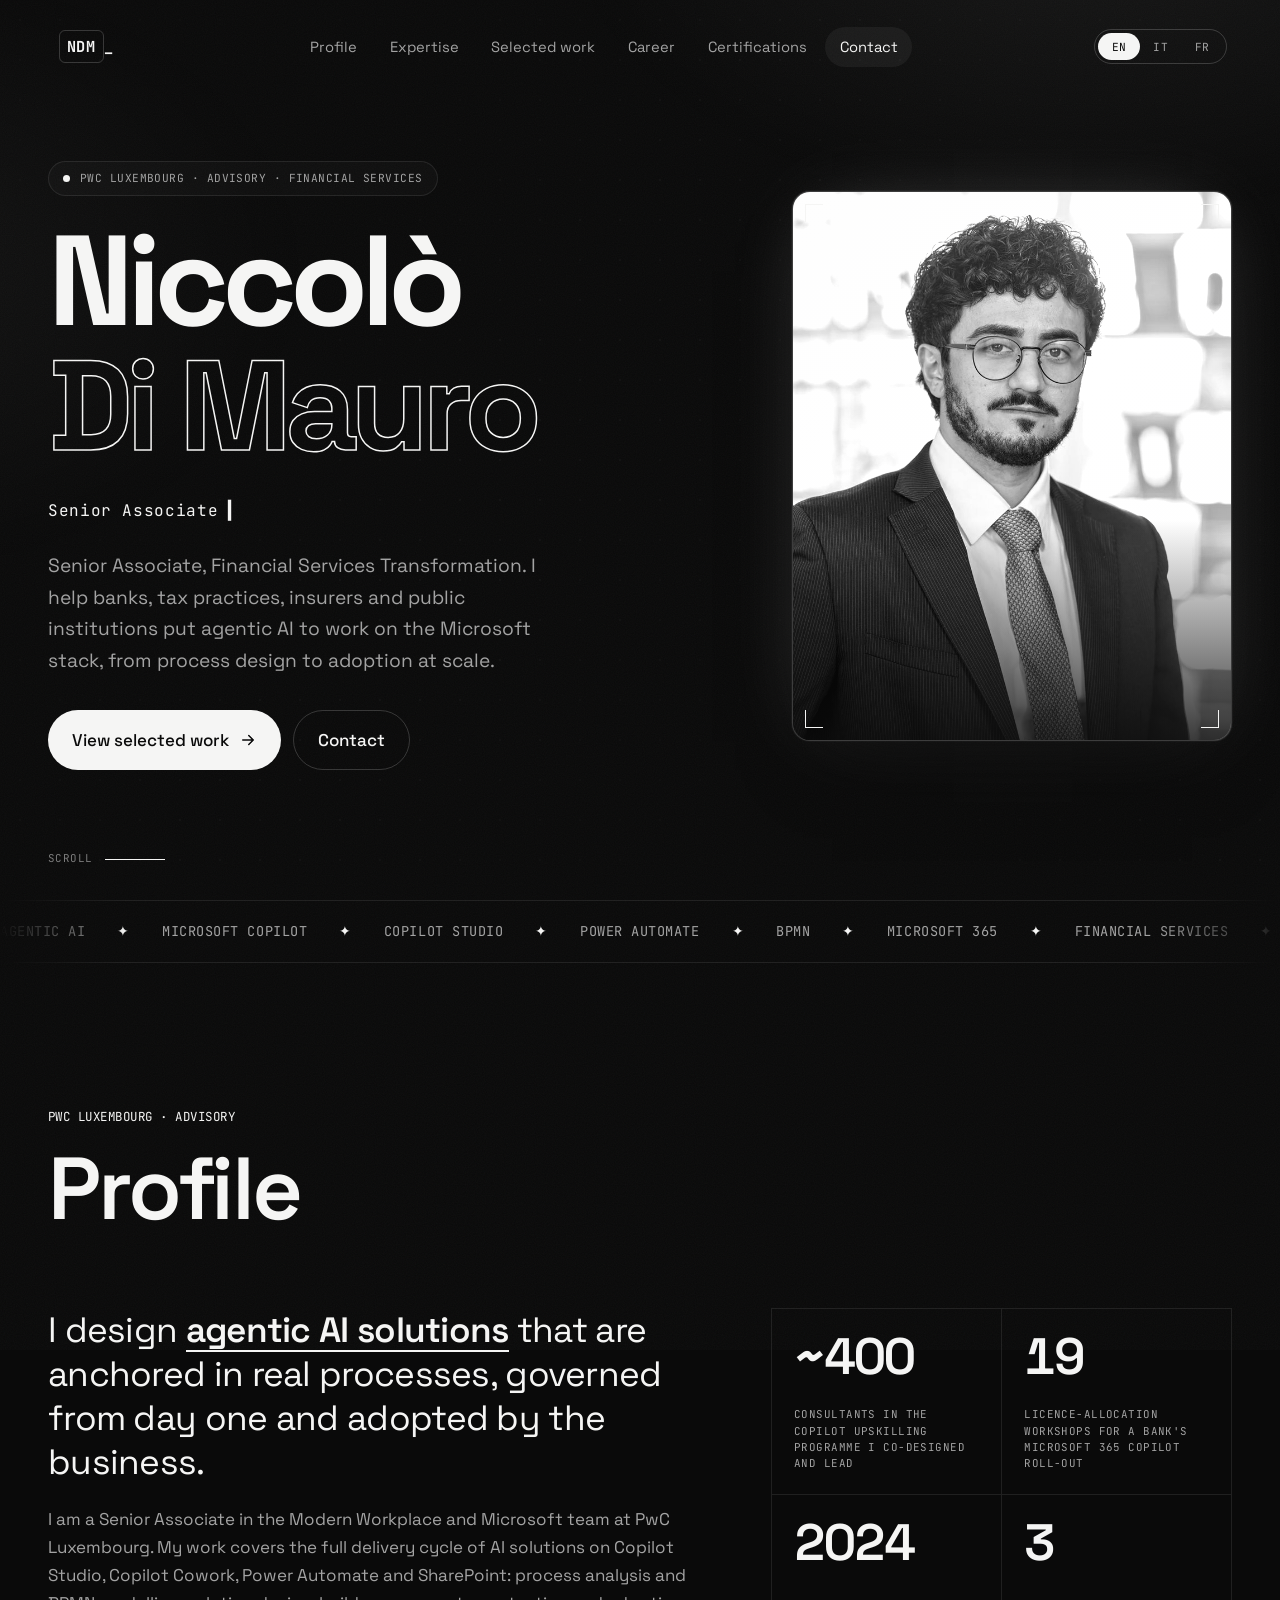
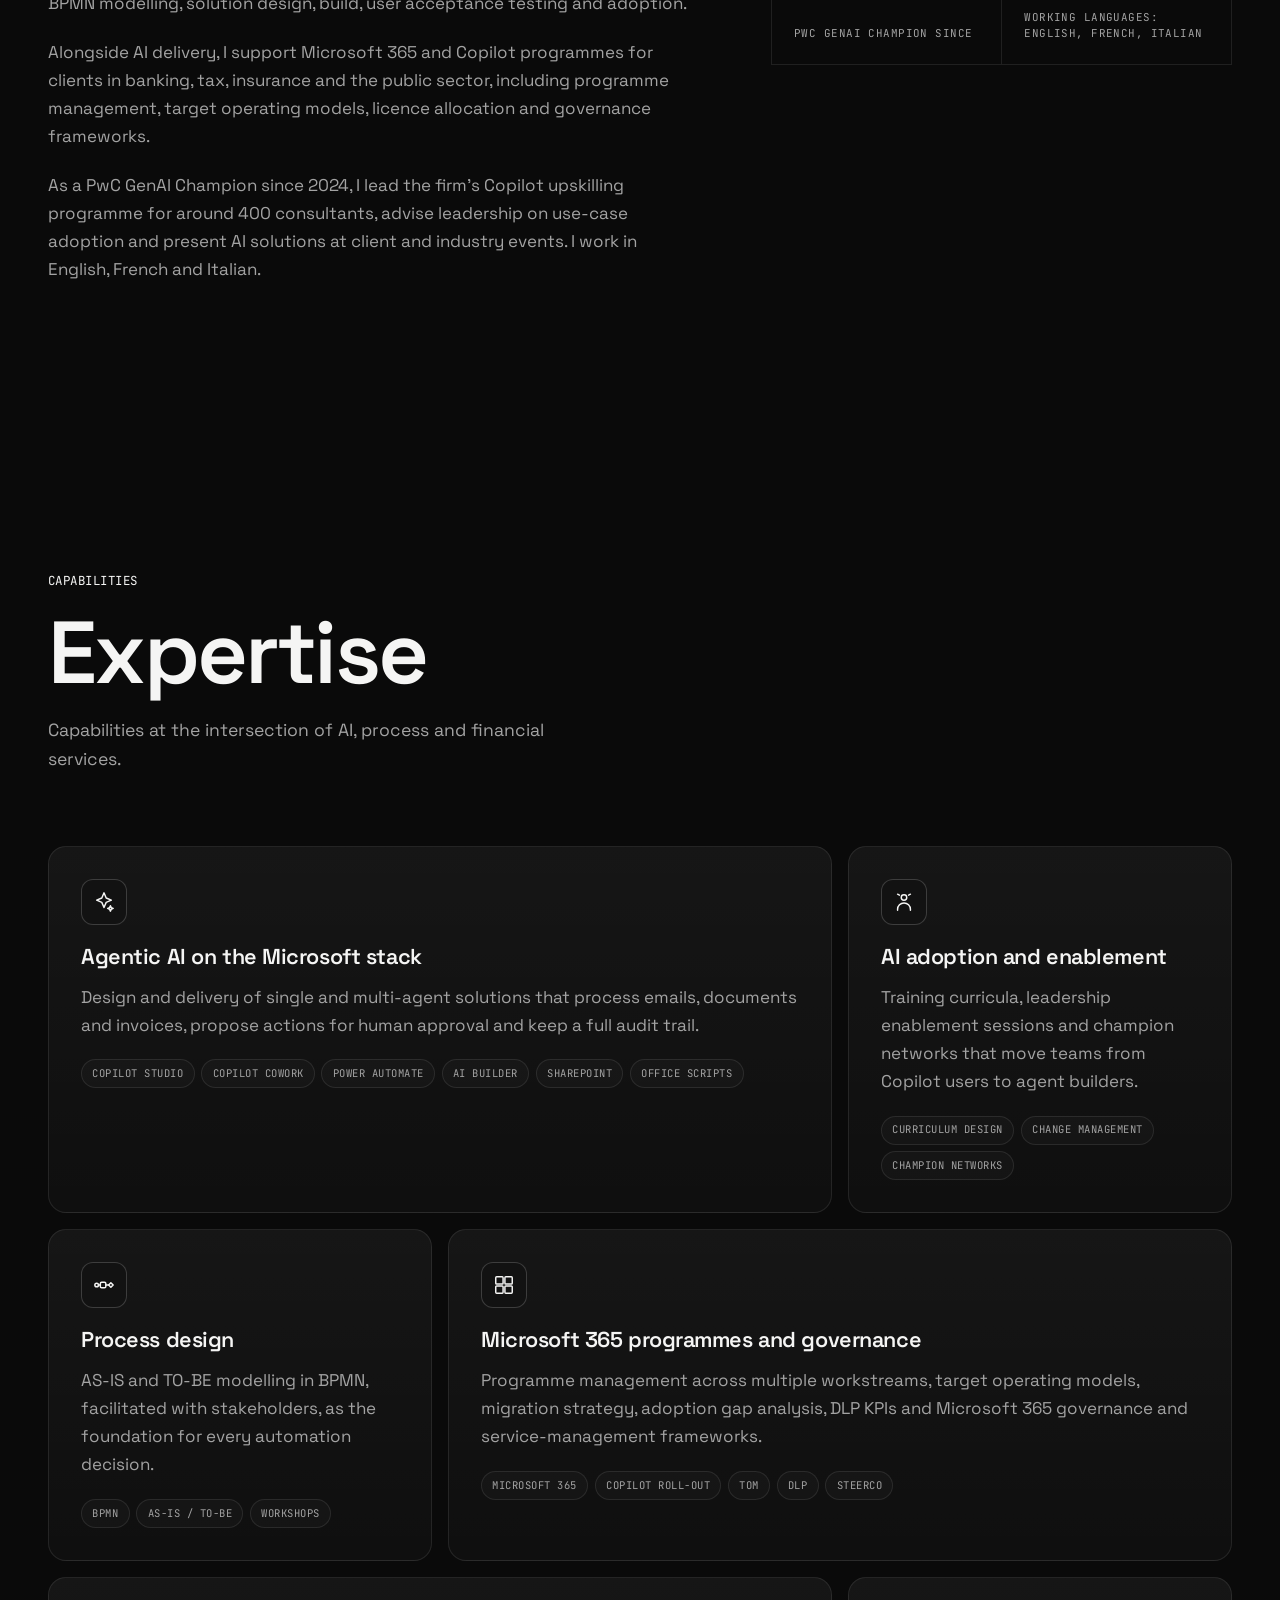
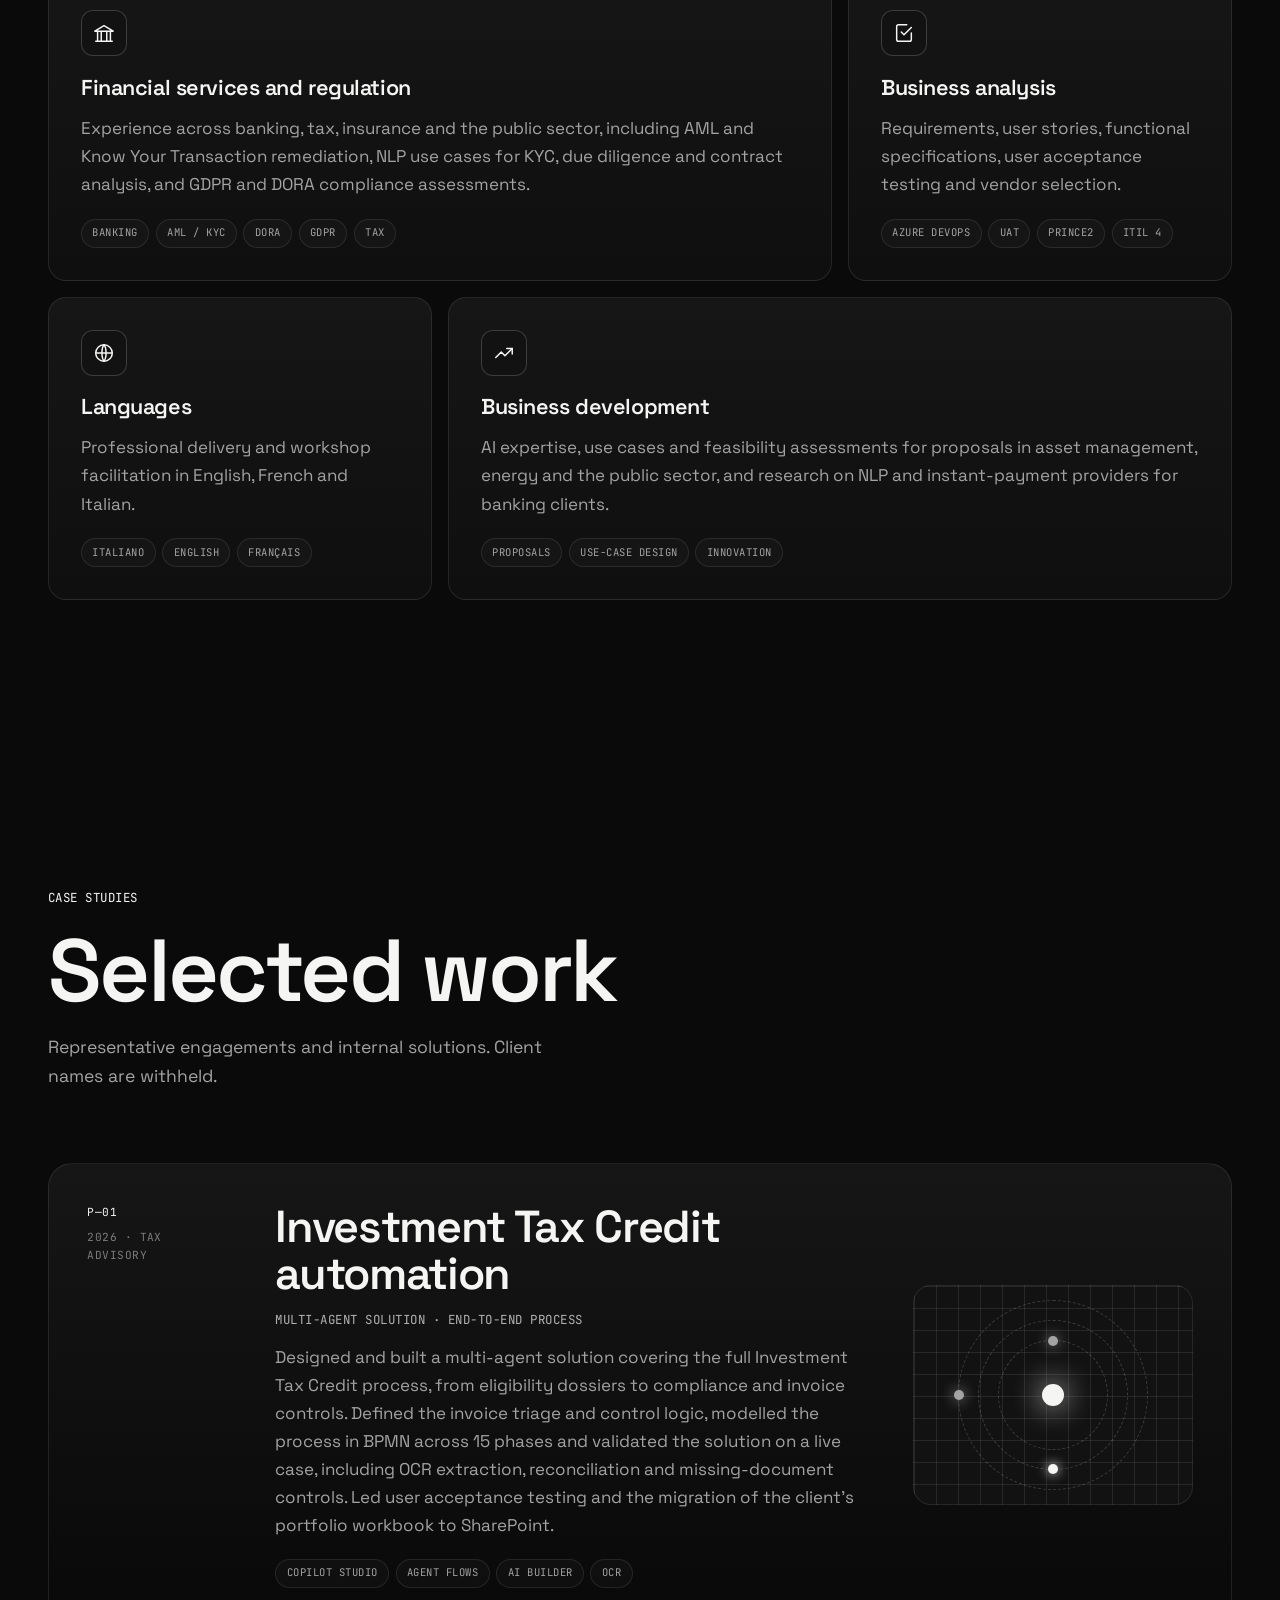
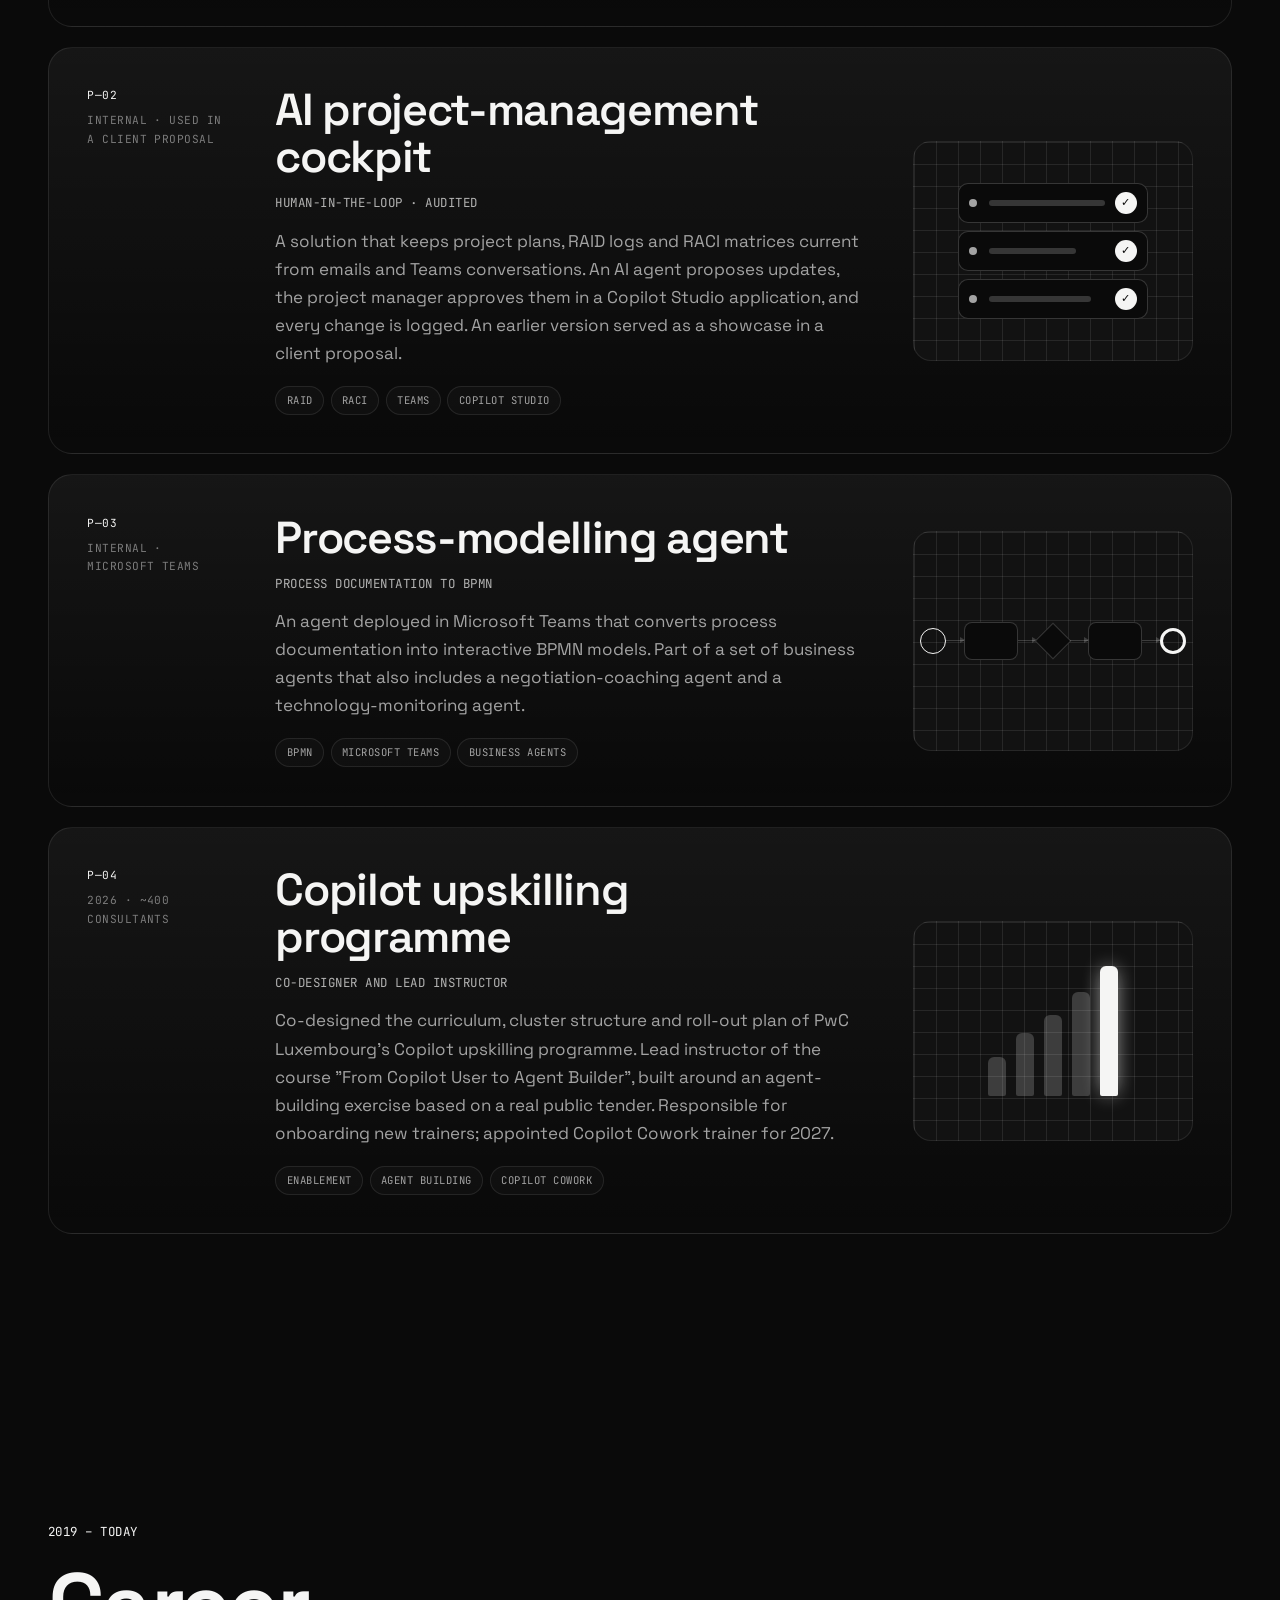
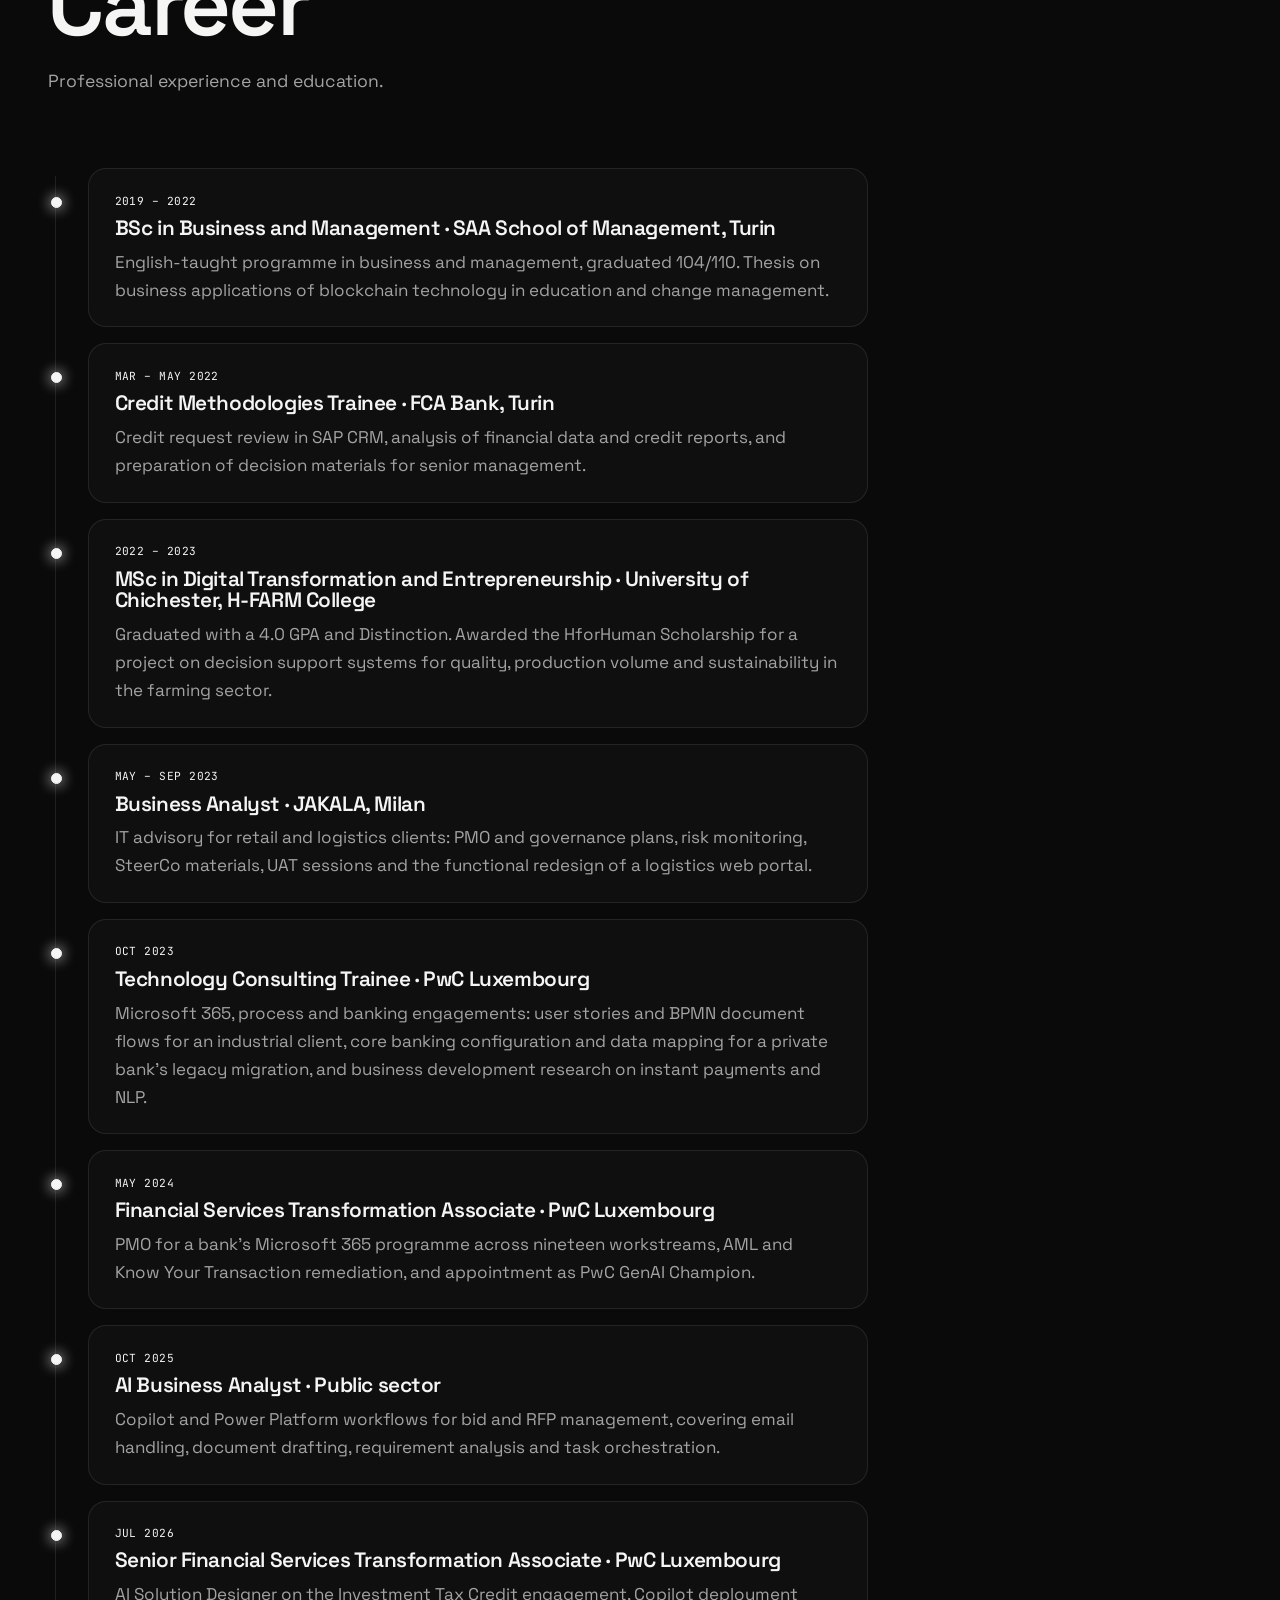
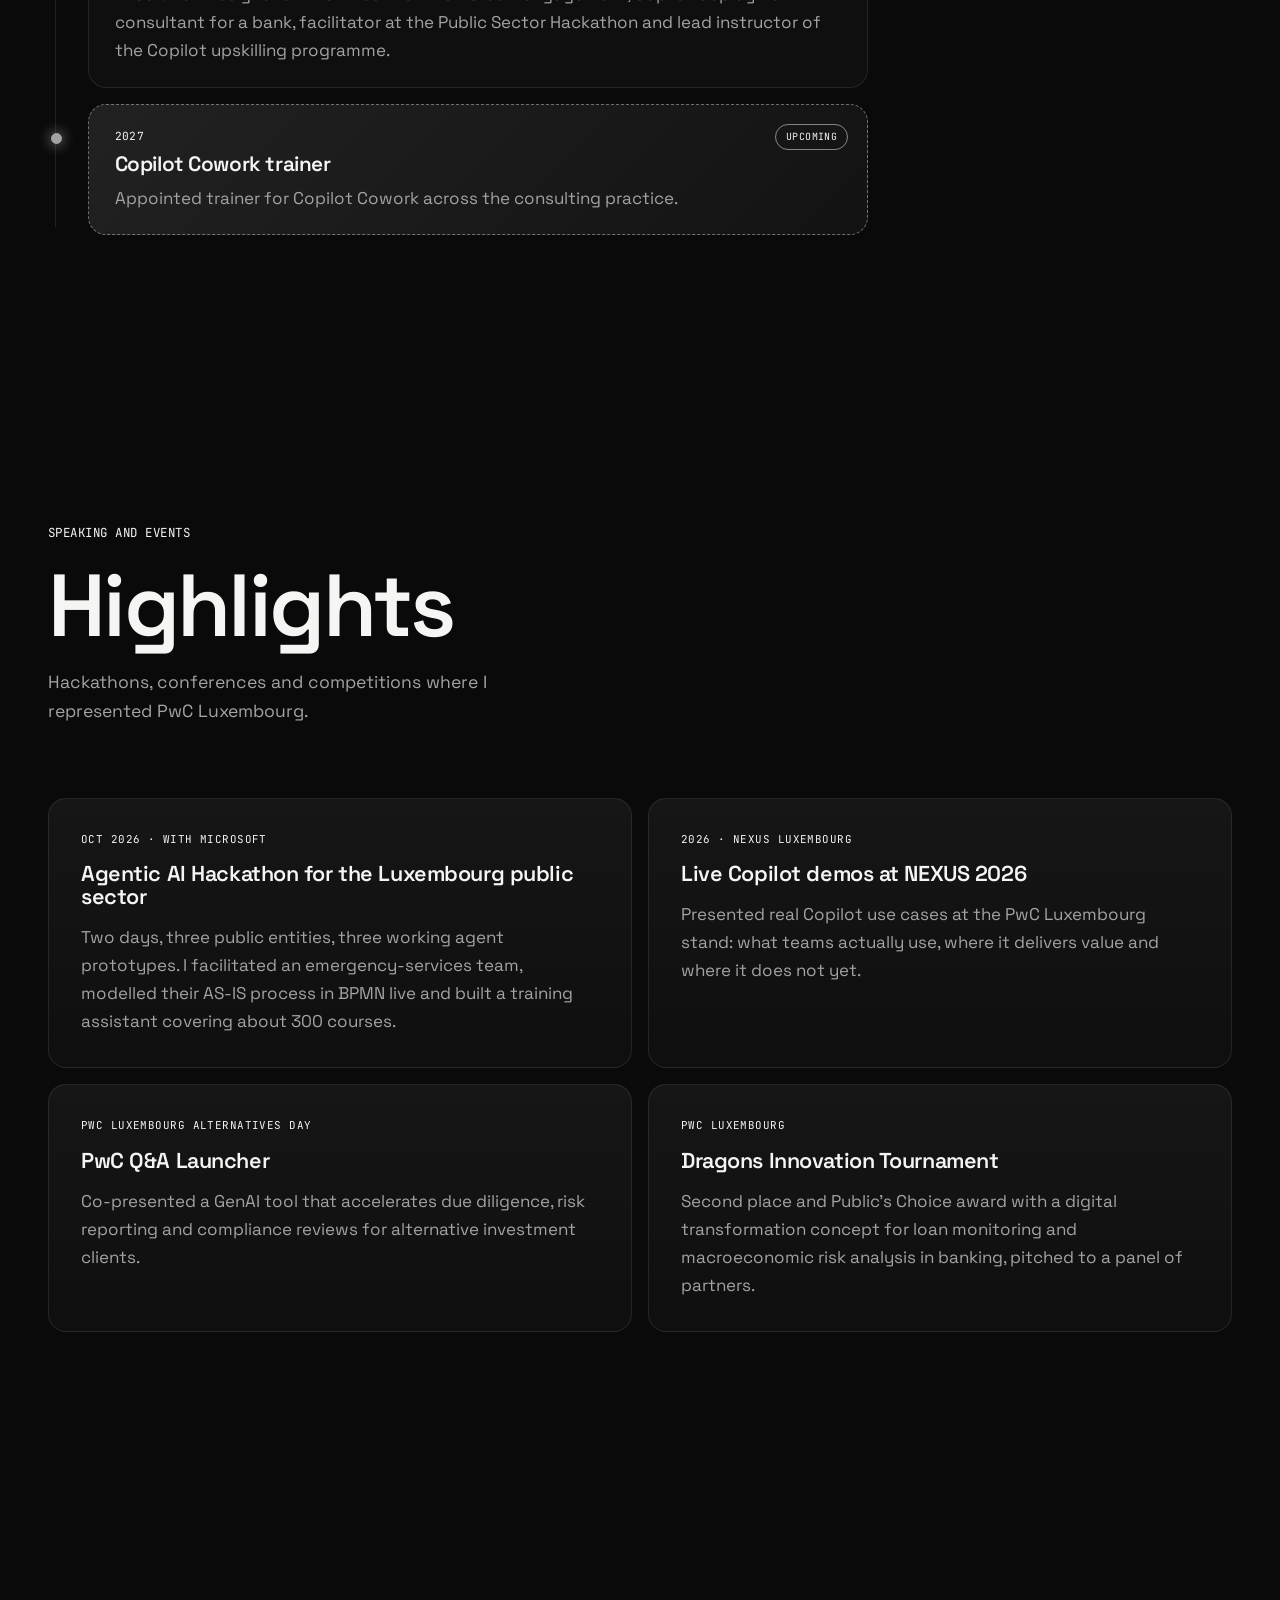
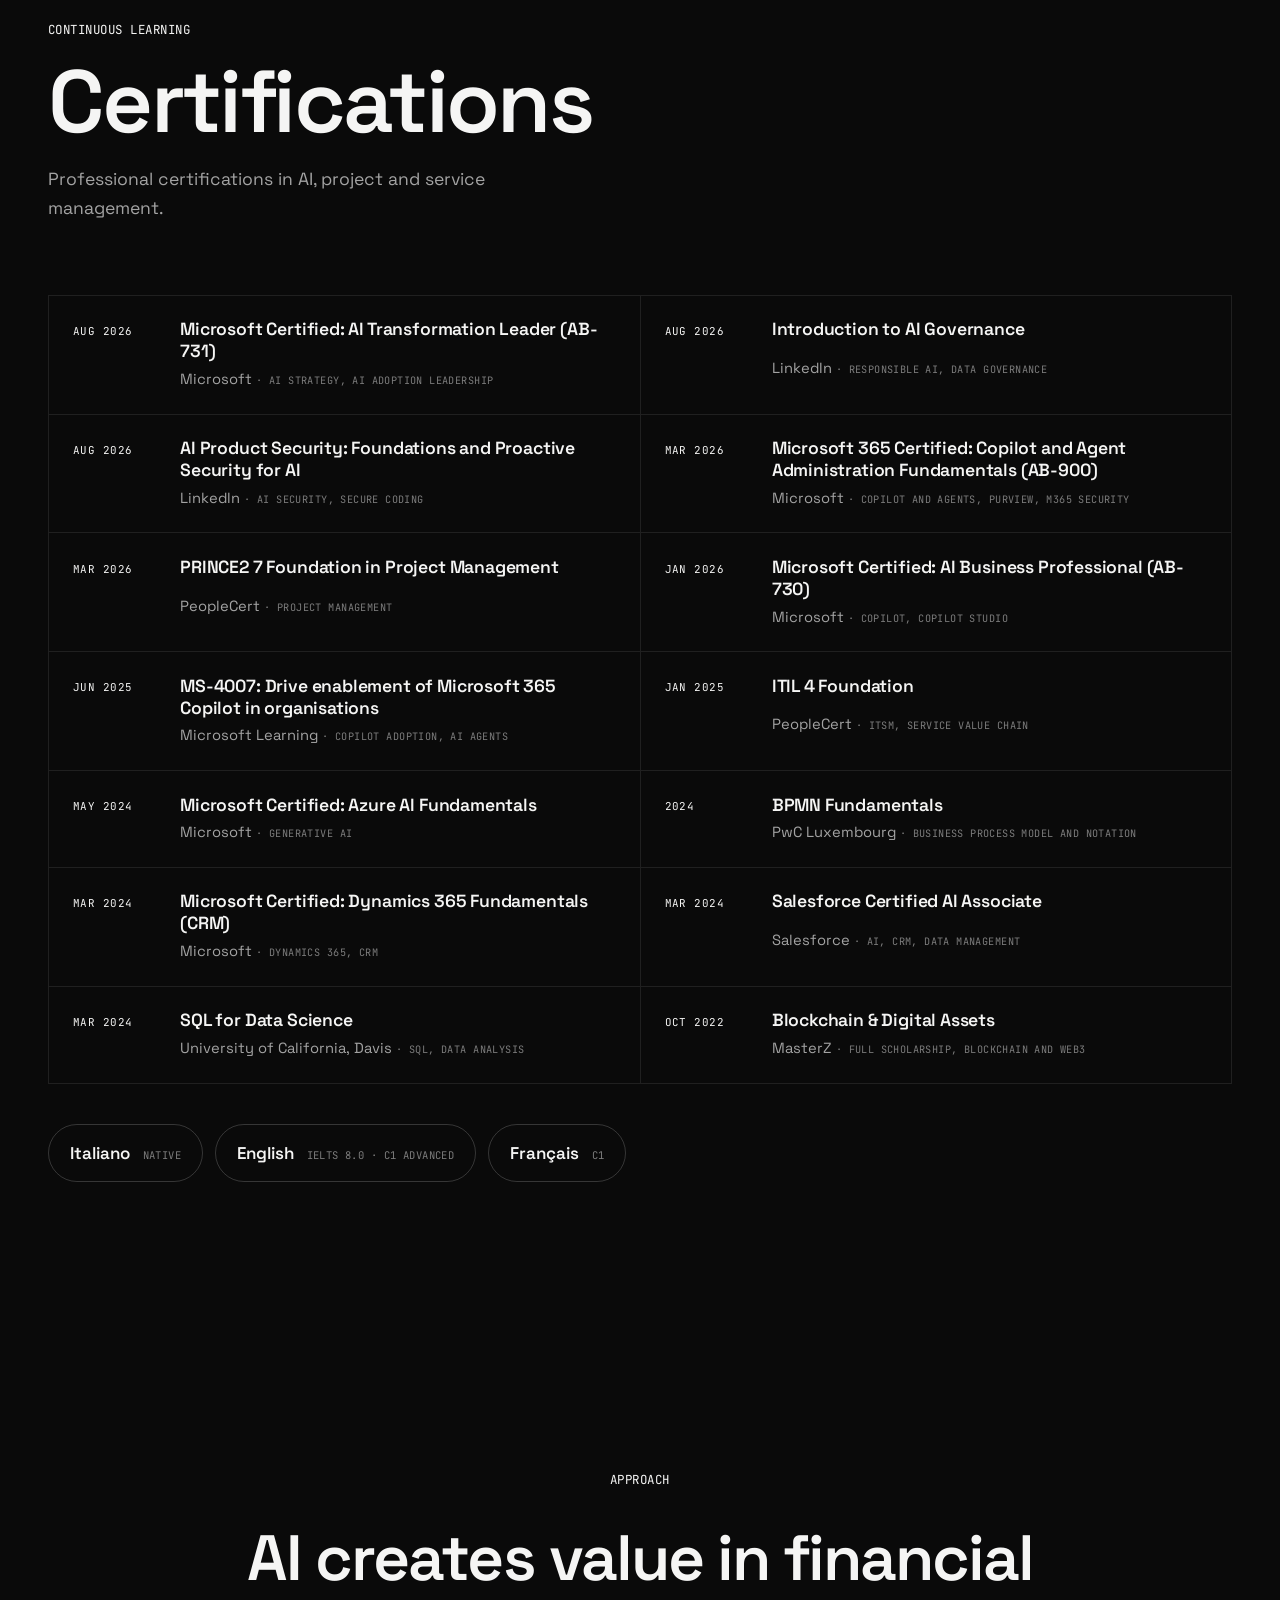
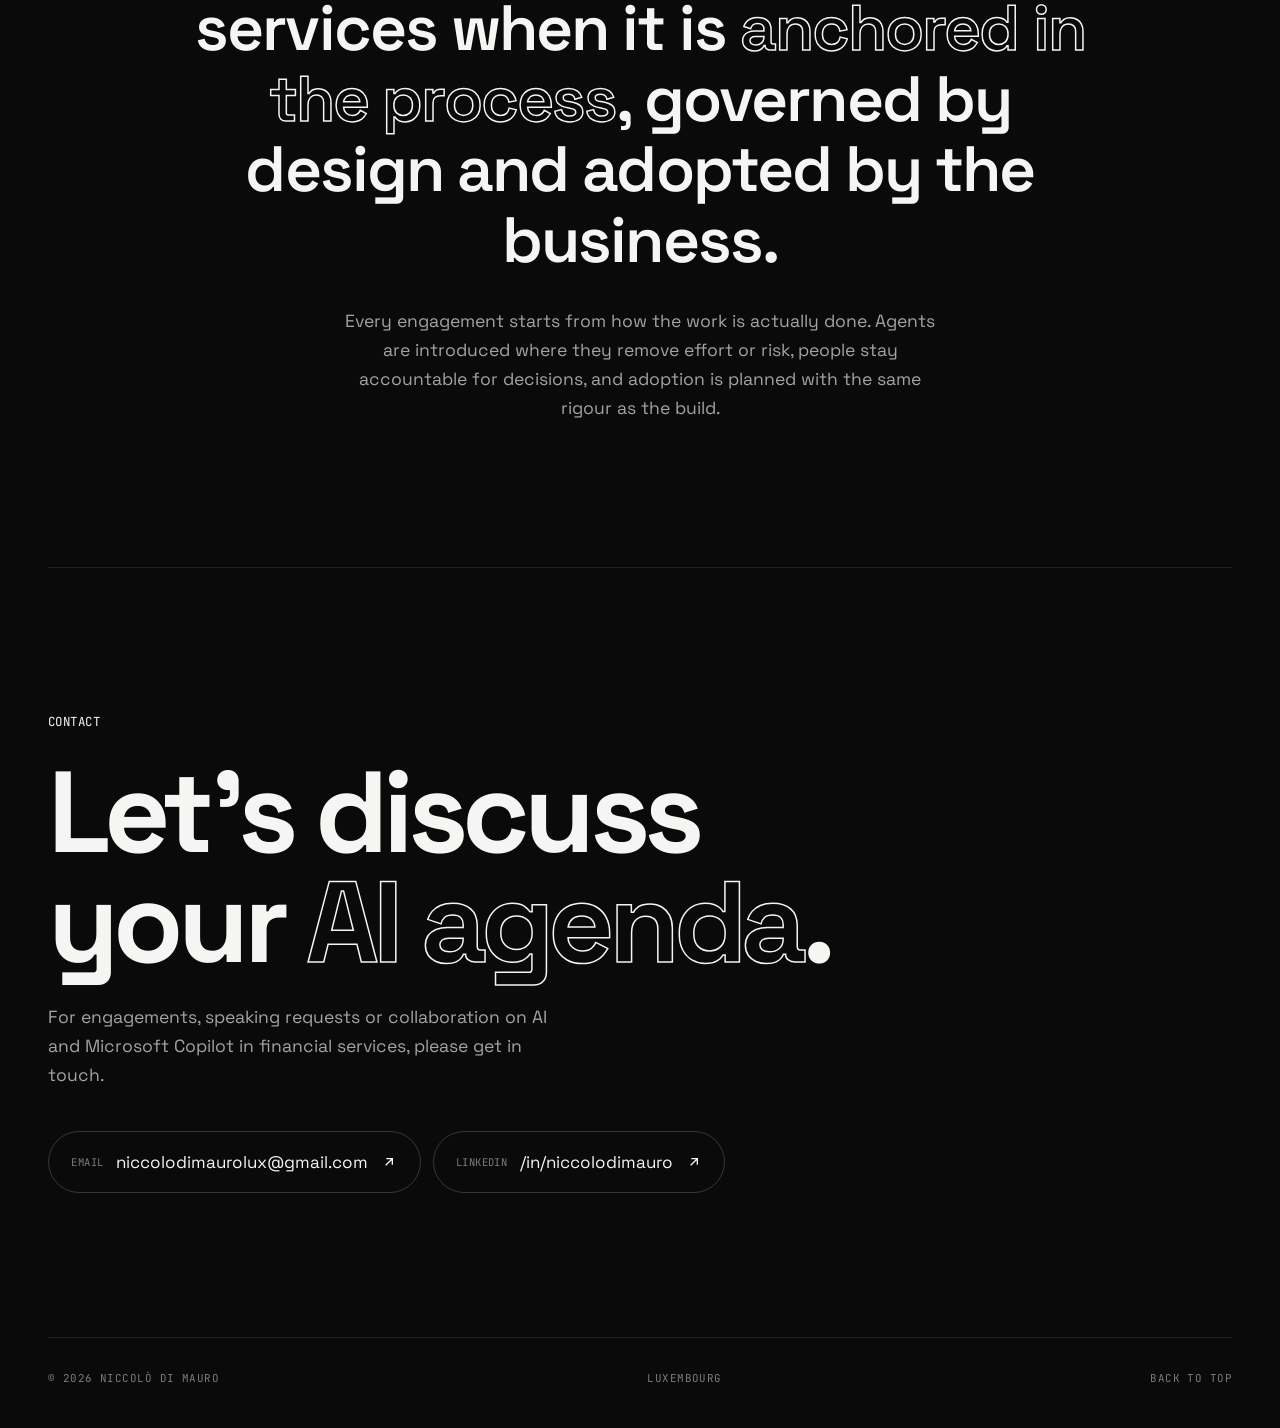
<file: index.html>
<!doctype html>
<html lang="en" class="no-js">
  <head>
    <meta charset="UTF-8" />
    <meta name="viewport" content="width=device-width, initial-scale=1.0" />
    <title>Niccolò Di Mauro — Agentic AI & Microsoft Copilot for Financial Services</title>
    <meta
      name="description"
      content="Portfolio of Niccolò Di Mauro, Senior Financial Services Transformation Associate at PwC Luxembourg: agentic AI on the Microsoft stack, Copilot adoption, BPMN process design and Microsoft 365 programmes."
    />
    <meta name="author" content="Niccolò Di Mauro" />
    <meta name="theme-color" content="#0a0a0a" />
    <meta name="color-scheme" content="dark light" />

    <meta property="og:type" content="profile" />
    <meta property="og:locale" content="en_GB" />
    <meta property="og:locale:alternate" content="it_IT" />
    <meta property="og:locale:alternate" content="fr_FR" />
    <meta property="og:title" content="Niccolò Di Mauro — Agentic AI & Microsoft Copilot" />
    <meta property="og:description" content="AI Solution Designer and GenAI Champion at PwC Luxembourg. Copilot Studio, Power Automate, BPMN, Microsoft 365." />
    <meta property="profile:first_name" content="Niccolò" />
    <meta property="profile:last_name" content="Di Mauro" />
    <meta name="twitter:card" content="summary" />

    <link rel="icon" href="/favicon.svg" type="image/svg+xml" />
    <link rel="preconnect" href="https://fonts.googleapis.com" />
    <link rel="preconnect" href="https://fonts.gstatic.com" crossorigin />
    <link
      rel="stylesheet"
      href="https://fonts.googleapis.com/css2?family=JetBrains+Mono:wght@400;500;700&family=Space+Grotesk:wght@300..700&display=swap"
    />
    <link rel="stylesheet" href="/assets/styles.css" />

    <script>document.documentElement.classList.remove("no-js");</script>
    <script type="application/ld+json">
      {
        "@context": "https://schema.org",
        "@type": "Person",
        "name": "Niccolò Di Mauro",
        "jobTitle": "Senior Financial Services Transformation Associate",
        "worksFor": { "@type": "Organization", "name": "PwC Luxembourg" },
        "email": "mailto:niccolodimaurolux@gmail.com",
        "sameAs": ["https://www.linkedin.com/in/niccolodimauro/"],
        "address": { "@type": "PostalAddress", "addressCountry": "LU" },
        "alumniOf": [
          { "@type": "CollegeOrUniversity", "name": "University of Chichester | H-FARM College" },
          { "@type": "CollegeOrUniversity", "name": "SAA School of Management" }
        ],
        "knowsAbout": ["Agentic AI", "Microsoft Copilot", "Copilot Studio", "Power Automate", "SharePoint", "BPMN", "Microsoft 365", "Financial Services"],
        "knowsLanguage": ["it", "en", "fr"]
      }
    </script>
    <script type="module" src="/assets/main.js"></script>
  </head>
  <body>
    <a class="skip-link" href="#main" data-i18n="skip">Skip to content</a>

    <div class="loader" aria-hidden="true">
      <div class="loader__inner">
        <span class="loader__label mono">Niccolò Di Mauro</span>
        <span class="loader__count mono">000</span>
        <span class="loader__bar"><span></span></span>
      </div>
    </div>

    <canvas class="bg-canvas" aria-hidden="true"></canvas>
    <div class="bg-noise" aria-hidden="true"></div>
    <div class="cursor-glow" aria-hidden="true"></div>
    <div class="scroll-progress" aria-hidden="true"></div>

    <header class="nav">
      <a href="#top" class="nav__logo mono" aria-label="Back to top" data-i18n-aria="toTop">
        <span class="nav__logo-mark">NDM</span><span class="nav__logo-cursor">_</span>
      </a>
      <nav aria-label="Main navigation" data-i18n-aria="navLabel">
        <ul class="nav__links">
          <li><a href="#about" data-nav data-i18n="nav.about">Profile</a></li>
          <li><a href="#skills" data-nav data-i18n="nav.skills">Expertise</a></li>
          <li><a href="#projects" data-nav data-i18n="nav.projects">Selected work</a></li>
          <li><a href="#journey" data-nav data-i18n="nav.journey">Career</a></li>
          <li><a href="#certifications" data-nav data-i18n="nav.certs">Certifications</a></li>
          <li><a href="#contact" data-nav data-i18n="nav.contact">Contact</a></li>
        </ul>
      </nav>
      <div class="nav__actions">
        <div class="lang" role="group" aria-label="Language / Lingua / Langue" data-active="en">
          <button type="button" class="lang__btn mono" data-lang="en" aria-pressed="true" lang="en" title="English">EN</button>
          <button type="button" class="lang__btn mono" data-lang="it" aria-pressed="false" lang="it" title="Italiano">IT</button>
          <button type="button" class="lang__btn mono" data-lang="fr" aria-pressed="false" lang="fr" title="Français">FR</button>
          <span class="lang__pill" aria-hidden="true"></span>
        </div>
        <button class="nav__toggle" aria-label="Open menu" aria-expanded="false" aria-controls="mobile-menu">
          <span></span><span></span>
        </button>
      </div>
    </header>

    <div class="mobile-menu" id="mobile-menu" hidden>
      <ul>
        <li><a href="#about"><span class="mono">01</span><span data-i18n="nav.about">Profile</span></a></li>
        <li><a href="#skills"><span class="mono">02</span><span data-i18n="nav.skills">Expertise</span></a></li>
        <li><a href="#projects"><span class="mono">03</span><span data-i18n="nav.projects">Selected work</span></a></li>
        <li><a href="#journey"><span class="mono">04</span><span data-i18n="nav.journey">Career</span></a></li>
        <li><a href="#certifications"><span class="mono">05</span><span data-i18n="nav.certs">Certifications</span></a></li>
        <li><a href="#contact"><span class="mono">06</span><span data-i18n="nav.contact">Contact</span></a></li>
      </ul>
    </div>

    <main id="main">
      <!-- HERO -->
      <section class="hero" id="top" data-theme="dark">
        <div class="hero__content">
          <p class="hero__status mono" data-hero>
            <span class="dot"></span>
            <span data-i18n="hero.status">PwC Luxembourg<span class="hide-sm"> · Advisory · Financial Services</span></span>
          </p>
          <h1 class="hero__title" data-hero>
            <span class="line"><span>Niccolò</span></span>
            <span class="line"><span class="accent-text">Di Mauro</span></span>
          </h1>
          <p class="hero__role mono" data-hero>
            <span class="sr-only" data-i18n="hero.roles">Senior Associate at PwC Luxembourg, AI Solution Designer, Microsoft Copilot specialist and PwC GenAI Champion.</span>
            <span class="typed" aria-hidden="true"></span><span class="caret" aria-hidden="true">▍</span>
          </p>
          <p class="hero__lead" data-hero data-i18n="hero.lead">Senior Associate, Financial Services Transformation. I help banks, tax practices, insurers and public institutions put agentic AI to work on the Microsoft stack, from process design to adoption at scale.</p>
          <div class="hero__cta" data-hero>
            <a href="#projects" class="btn btn--primary" data-magnetic>
              <span data-i18n="hero.ctaProjects">View selected work</span>
              <svg viewBox="0 0 24 24" aria-hidden="true"><path d="M5 12h14M13 6l6 6-6 6" /></svg>
            </a>
            <a href="#contact" class="btn btn--ghost" data-magnetic><span data-i18n="hero.ctaContact">Contact</span></a>
          </div>
        </div>

        <figure class="hero__portrait" data-hero data-tilt>
          <div class="portrait">
            <!-- Add your photo at /img/niccolo.jpg: it replaces the monogram automatically -->
            <img src="/img/niccolo.jpg" alt="Portrait of Niccolò Di Mauro" data-i18n-alt="hero.photoAlt" width="800" height="1000" fetchpriority="high" />
            <div class="portrait__mono" aria-hidden="true"><span>NDM</span></div>
            <span class="portrait__scan" aria-hidden="true"></span>
            <span class="corner corner--tl" aria-hidden="true"></span>
            <span class="corner corner--tr" aria-hidden="true"></span>
            <span class="corner corner--bl" aria-hidden="true"></span>
            <span class="corner corner--br" aria-hidden="true"></span>
          </div>
        </figure>

        <a href="#about" class="hero__scroll mono" aria-label="Scroll to Profile" data-i18n-aria="hero.scrollLabel">
          <span>scroll</span><span class="hero__scroll-line"></span>
        </a>
      </section>

      <!-- MARQUEE -->
      <div class="marquee" aria-hidden="true">
        <div class="marquee__track mono">
          <span>Agentic AI</span><i>✦</i><span>Microsoft Copilot</span><i>✦</i><span>Copilot Studio</span><i>✦</i>
          <span>Power Automate</span><i>✦</i><span>BPMN</span><i>✦</i><span>Microsoft 365</span><i>✦</i>
          <span>Financial Services</span><i>✦</i><span>AI Adoption</span><i>✦</i>
          <span>Agentic AI</span><i>✦</i><span>Microsoft Copilot</span><i>✦</i><span>Copilot Studio</span><i>✦</i>
          <span>Power Automate</span><i>✦</i><span>BPMN</span><i>✦</i><span>Microsoft 365</span><i>✦</i>
          <span>Financial Services</span><i>✦</i><span>AI Adoption</span><i>✦</i>
        </div>
      </div>

      <!-- ABOUT -->
      <section class="section about" id="about" data-theme="light">
        <header class="section__head">
          <span class="section__index mono" data-reveal data-i18n="about.index">PwC Luxembourg · Advisory</span>
          <h2 class="section__title" data-reveal data-i18n="about.title">Profile</h2>
        </header>

        <div class="about__grid">
          <div class="about__text">
            <p class="about__big" data-reveal data-i18n="about.big">I design <span class="hl">agentic AI solutions</span> that are anchored in real processes, governed from day one and adopted by the business.</p>
            <p data-reveal data-i18n="about.p1">I am a Senior Associate in the Modern Workplace and Microsoft team at PwC Luxembourg. My work covers the full delivery cycle of AI solutions on Copilot Studio, Copilot Cowork, Power Automate and SharePoint: process analysis and BPMN modelling, solution design, build, user acceptance testing and adoption.</p>
            <p data-reveal data-i18n="about.p2">Alongside AI delivery, I support Microsoft 365 and Copilot programmes for clients in banking, tax, insurance and the public sector, including programme management, target operating models, licence allocation and governance frameworks.</p>
            <p data-reveal data-i18n="about.p3">As a PwC GenAI Champion since 2024, I lead the firm's Copilot upskilling programme for around 400 consultants, advise leadership on use-case adoption and present AI solutions at client and industry events. I work in English, French and Italian.</p>
          </div>

          <ul class="stats" aria-label="Key figures" data-i18n-aria="about.statsLabel">
            <li class="stat" data-reveal>
              <span class="stat__value">~<span data-count="400">400</span></span>
              <span class="stat__label mono" data-i18n="about.stat1">consultants in the Copilot upskilling programme I co-designed and lead</span>
            </li>
            <li class="stat" data-reveal>
              <span class="stat__value"><span data-count="19">19</span></span>
              <span class="stat__label mono" data-i18n="about.stat2">licence-allocation workshops for a bank's Microsoft 365 Copilot roll-out</span>
            </li>
            <li class="stat" data-reveal>
              <span class="stat__value"><span data-count="2024">2024</span></span>
              <span class="stat__label mono" data-i18n="about.stat3">PwC GenAI Champion since</span>
            </li>
            <li class="stat" data-reveal>
              <span class="stat__value"><span data-count="3">3</span></span>
              <span class="stat__label mono" data-i18n="about.stat4">working languages: English, French, Italian</span>
            </li>
          </ul>
        </div>
      </section>

      <!-- SKILLS -->
      <section class="section skills" id="skills" data-theme="dark">
        <header class="section__head">
          <span class="section__index mono" data-reveal data-i18n="skills.index">Capabilities</span>
          <h2 class="section__title" data-reveal data-i18n="skills.title">Expertise</h2>
          <p class="section__lead" data-reveal data-i18n="skills.lead">Capabilities at the intersection of AI, process and financial services.</p>
        </header>

        <div class="bento">
          <article class="card card--wide" data-reveal data-spotlight>
            <div class="card__icon" aria-hidden="true">
              <svg viewBox="0 0 24 24"><path d="M12 2l2.4 5.6L20 10l-5.6 2.4L12 18l-2.4-5.6L4 10l5.6-2.4z" /><path d="M19 16l.9 2.1L22 19l-2.1.9L19 22l-.9-2.1L16 19l2.1-.9z" /></svg>
            </div>
            <h3 data-i18n="skills.ai.title">Agentic AI on the Microsoft stack</h3>
            <p data-i18n="skills.ai.text">Design and delivery of single and multi-agent solutions that process emails, documents and invoices, propose actions for human approval and keep a full audit trail.</p>
            <ul class="tags mono"><li>Copilot Studio</li><li>Copilot Cowork</li><li>Power Automate</li><li>AI Builder</li><li>SharePoint</li><li>Office Scripts</li></ul>
          </article>

          <article class="card" data-reveal data-spotlight>
            <div class="card__icon" aria-hidden="true">
              <svg viewBox="0 0 24 24"><circle cx="12" cy="7" r="3" /><path d="M5 21v-1a7 7 0 0 1 14 0v1" /><path d="M17 4.5l2-1M7 4.5l-2-1" /></svg>
            </div>
            <h3 data-i18n="skills.adoption.title">AI adoption and enablement</h3>
            <p data-i18n="skills.adoption.text">Training curricula, leadership enablement sessions and champion networks that move teams from Copilot users to agent builders.</p>
            <ul class="tags mono" data-i18n="skills.adoption.tags"><li>Curriculum design</li><li>Change management</li><li>Champion networks</li></ul>
          </article>

          <article class="card" data-reveal data-spotlight>
            <div class="card__icon" aria-hidden="true">
              <svg viewBox="0 0 24 24"><circle cx="4" cy="12" r="2" /><rect x="8" y="9" width="6" height="6" rx="1.5" /><path d="M17 12l2.5-2.5L22 12l-2.5 2.5z" /><path d="M6 12h2M14 12h3" /></svg>
            </div>
            <h3 data-i18n="skills.bpmn.title">Process design</h3>
            <p data-i18n="skills.bpmn.text">AS-IS and TO-BE modelling in BPMN, facilitated with stakeholders, as the foundation for every automation decision.</p>
            <ul class="tags mono"><li>BPMN</li><li>AS-IS / TO-BE</li><li>Workshops</li></ul>
          </article>

          <article class="card card--wide" data-reveal data-spotlight>
            <div class="card__icon" aria-hidden="true">
              <svg viewBox="0 0 24 24"><rect x="3" y="3" width="8" height="8" rx="1" /><rect x="13" y="3" width="8" height="8" rx="1" /><rect x="3" y="13" width="8" height="8" rx="1" /><rect x="13" y="13" width="8" height="8" rx="1" /></svg>
            </div>
            <h3 data-i18n="skills.m365.title">Microsoft 365 programmes and governance</h3>
            <p data-i18n="skills.m365.text">Programme management across multiple workstreams, target operating models, migration strategy, adoption gap analysis, DLP KPIs and Microsoft 365 governance and service-management frameworks.</p>
            <ul class="tags mono"><li>Microsoft 365</li><li>Copilot roll-out</li><li>TOM</li><li>DLP</li><li>SteerCo</li></ul>
          </article>

          <article class="card card--wide" data-reveal data-spotlight>
            <div class="card__icon" aria-hidden="true">
              <svg viewBox="0 0 24 24"><path d="M3 21h18M5 21V10M19 21V10M9 21V10M15 21V10M2 10l10-6 10 6z" /></svg>
            </div>
            <h3 data-i18n="skills.fs.title">Financial services and regulation</h3>
            <p data-i18n="skills.fs.text">Experience across banking, tax, insurance and the public sector, including AML and Know Your Transaction remediation, NLP use cases for KYC, due diligence and contract analysis, and GDPR and DORA compliance assessments.</p>
            <ul class="tags mono"><li>Banking</li><li>AML / KYC</li><li>DORA</li><li>GDPR</li><li>Tax</li></ul>
          </article>

          <article class="card" data-reveal data-spotlight>
            <div class="card__icon" aria-hidden="true">
              <svg viewBox="0 0 24 24"><path d="M9 11l3 3 8-8" /><path d="M20 12v7a2 2 0 0 1-2 2H6a2 2 0 0 1-2-2V5a2 2 0 0 1 2-2h9" /></svg>
            </div>
            <h3 data-i18n="skills.ba.title">Business analysis</h3>
            <p data-i18n="skills.ba.text">Requirements, user stories, functional specifications, user acceptance testing and vendor selection.</p>
            <ul class="tags mono"><li>Azure DevOps</li><li>UAT</li><li>PRINCE2</li><li>ITIL 4</li></ul>
          </article>

          <article class="card" data-reveal data-spotlight>
            <div class="card__icon" aria-hidden="true">
              <svg viewBox="0 0 24 24"><circle cx="12" cy="12" r="9" /><path d="M3 12h18M12 3c3 3.5 3 14.5 0 18M12 3c-3 3.5-3 14.5 0 18" /></svg>
            </div>
            <h3 data-i18n="skills.lang.title">Languages</h3>
            <p data-i18n="skills.lang.text">Professional delivery and workshop facilitation in English, French and Italian.</p>
            <ul class="tags mono"><li>Italiano</li><li>English</li><li>Français</li></ul>
          </article>

          <article class="card card--wide" data-reveal data-spotlight>
            <div class="card__icon" aria-hidden="true">
              <svg viewBox="0 0 24 24"><path d="M3 17l6-6 4 4 8-8" /><path d="M15 7h6v6" /></svg>
            </div>
            <h3 data-i18n="skills.bd.title">Business development</h3>
            <p data-i18n="skills.bd.text">AI expertise, use cases and feasibility assessments for proposals in asset management, energy and the public sector, and research on NLP and instant-payment providers for banking clients.</p>
            <ul class="tags mono" data-i18n="skills.bd.tags"><li>Proposals</li><li>Use-case design</li><li>Innovation</li></ul>
          </article>
        </div>
      </section>

      <!-- PROJECTS -->
      <section class="section projects" id="projects" data-theme="light">
        <header class="section__head">
          <span class="section__index mono" data-reveal data-i18n="projects.index">Case studies</span>
          <h2 class="section__title" data-reveal data-i18n="projects.title">Selected work</h2>
          <p class="section__lead" data-reveal data-i18n="projects.lead">Representative engagements and internal solutions. Client names are withheld.</p>
        </header>

        <div class="projects__list">
          <article class="project" data-reveal data-spotlight>
            <div class="project__meta mono">
              <span>P—01</span><span data-i18n="projects.p1.meta">2026 · Tax advisory</span>
            </div>
            <div class="project__body">
              <h3 class="project__title" data-i18n="projects.p1.title">Investment Tax Credit automation</h3>
              <p class="project__kicker mono" data-i18n="projects.p1.kicker">Multi-agent solution · end-to-end process</p>
              <p data-i18n="projects.p1.text">Designed and built a multi-agent solution covering the full Investment Tax Credit process, from eligibility dossiers to compliance and invoice controls. Defined the invoice triage and control logic, modelled the process in BPMN across 15 phases and validated the solution on a live case, including OCR extraction, reconciliation and missing-document controls. Led user acceptance testing and the migration of the client's portfolio workbook to SharePoint.</p>
              <ul class="tags mono"><li>Copilot Studio</li><li>Agent flows</li><li>AI Builder</li><li>OCR</li></ul>
            </div>
            <div class="project__visual" aria-hidden="true">
              <div class="orbit">
                <span class="orbit__core"></span>
                <span class="orbit__ring"><i></i></span>
                <span class="orbit__ring orbit__ring--2"><i></i></span>
                <span class="orbit__ring orbit__ring--3"><i></i></span>
              </div>
            </div>
          </article>

          <article class="project" data-reveal data-spotlight>
            <div class="project__meta mono">
              <span>P—02</span><span data-i18n="projects.p2.meta">Internal · used in a client proposal</span>
            </div>
            <div class="project__body">
              <h3 class="project__title" data-i18n="projects.p2.title">AI project-management cockpit</h3>
              <p class="project__kicker mono" data-i18n="projects.p2.kicker">Human-in-the-loop · audited</p>
              <p data-i18n="projects.p2.text">A solution that keeps project plans, RAID logs and RACI matrices current from emails and Teams conversations. An AI agent proposes updates, the project manager approves them in a Copilot Studio application, and every change is logged. An earlier version served as a showcase in a client proposal.</p>
              <ul class="tags mono"><li>RAID</li><li>RACI</li><li>Teams</li><li>Copilot Studio</li></ul>
            </div>
            <div class="project__visual" aria-hidden="true">
              <div class="cockpit">
                <div class="cockpit__row"><b></b><span></span><em>✓</em></div>
                <div class="cockpit__row"><b></b><span style="width:75%"></span><em>✓</em></div>
                <div class="cockpit__row"><b></b><span style="width:88%"></span><em>✓</em></div>
              </div>
            </div>
          </article>

          <article class="project" data-reveal data-spotlight>
            <div class="project__meta mono">
              <span>P—03</span><span data-i18n="projects.p3.meta">Internal · Microsoft Teams</span>
            </div>
            <div class="project__body">
              <h3 class="project__title" data-i18n="projects.p3.title">Process-modelling agent</h3>
              <p class="project__kicker mono" data-i18n="projects.p3.kicker">Process documentation to BPMN</p>
              <p data-i18n="projects.p3.text">An agent deployed in Microsoft Teams that converts process documentation into interactive BPMN models. Part of a set of business agents that also includes a negotiation-coaching agent and a technology-monitoring agent.</p>
              <ul class="tags mono"><li>BPMN</li><li>Microsoft Teams</li><li data-i18n="projects.p3.tag">Business agents</li></ul>
            </div>
            <div class="project__visual" aria-hidden="true">
              <div class="bpmn">
                <span class="bpmn__event"></span><span class="bpmn__arrow"></span>
                <span class="bpmn__task"></span><span class="bpmn__arrow"></span>
                <span class="bpmn__gw"></span><span class="bpmn__arrow"></span>
                <span class="bpmn__task"></span><span class="bpmn__arrow"></span>
                <span class="bpmn__event bpmn__event--end"></span>
              </div>
            </div>
          </article>

          <article class="project" data-reveal data-spotlight>
            <div class="project__meta mono">
              <span>P—04</span><span data-i18n="projects.p4.meta">2026 · ~400 consultants</span>
            </div>
            <div class="project__body">
              <h3 class="project__title" data-i18n="projects.p4.title">Copilot upskilling programme</h3>
              <p class="project__kicker mono" data-i18n="projects.p4.kicker">Co-designer and lead instructor</p>
              <p data-i18n="projects.p4.text">Co-designed the curriculum, cluster structure and roll-out plan of PwC Luxembourg's Copilot upskilling programme. Lead instructor of the course "From Copilot User to Agent Builder", built around an agent-building exercise based on a real public tender. Responsible for onboarding new trainers; appointed Copilot Cowork trainer for 2027.</p>
              <ul class="tags mono" data-i18n="projects.p4.tags"><li>Enablement</li><li>Agent building</li><li>Copilot Cowork</li></ul>
            </div>
            <div class="project__visual" aria-hidden="true">
              <div class="bars"><span></span><span></span><span></span><span></span><span></span></div>
            </div>
          </article>
        </div>
      </section>

      <!-- JOURNEY -->
      <section class="section journey" id="journey" data-theme="dark">
        <header class="section__head">
          <span class="section__index mono" data-reveal data-i18n="journey.index">2019 – today</span>
          <h2 class="section__title" data-reveal data-i18n="journey.title">Career</h2>
          <p class="section__lead" data-reveal data-i18n="journey.lead">Professional experience and education.</p>
        </header>

        <ol class="timeline">
          <li class="timeline__item" data-reveal>
            <span class="timeline__date mono">2019 – 2022</span>
            <h3 data-i18n="journey.t1.title">BSc in Business and Management · SAA School of Management, Turin</h3>
            <p data-i18n="journey.t1.text">English-taught programme in business and management, graduated 104/110. Thesis on business applications of blockchain technology in education and change management.</p>
          </li>
          <li class="timeline__item" data-reveal>
            <span class="timeline__date mono" data-i18n="journey.tf.date">Mar – May 2022</span>
            <h3 data-i18n="journey.tf.title">Credit Methodologies Trainee · FCA Bank, Turin</h3>
            <p data-i18n="journey.tf.text">Credit request review in SAP CRM, analysis of financial data and credit reports, and preparation of decision materials for senior management.</p>
          </li>
          <li class="timeline__item" data-reveal>
            <span class="timeline__date mono">2022 – 2023</span>
            <h3 data-i18n="journey.t2.title">MSc in Digital Transformation and Entrepreneurship · University of Chichester, H-FARM College</h3>
            <p data-i18n="journey.t2.text">Graduated with a 4.0 GPA and Distinction. Awarded the HforHuman Scholarship for a project on decision support systems for quality, production volume and sustainability in the farming sector.</p>
          </li>
          <li class="timeline__item" data-reveal>
            <span class="timeline__date mono" data-i18n="journey.t3.date">May – Sep 2023</span>
            <h3 data-i18n="journey.t3.title">Business Analyst · JAKALA, Milan</h3>
            <p data-i18n="journey.t3.text">IT advisory for retail and logistics clients: PMO and governance plans, risk monitoring, SteerCo materials, UAT sessions and the functional redesign of a logistics web portal.</p>
          </li>
          <li class="timeline__item" data-reveal>
            <span class="timeline__date mono" data-i18n="journey.t4.date">Oct 2023</span>
            <h3 data-i18n="journey.t4.title">Technology Consulting Trainee · PwC Luxembourg</h3>
            <p data-i18n="journey.t4.text">Microsoft 365, process and banking engagements: user stories and BPMN document flows for an industrial client, core banking configuration and data mapping for a private bank's legacy migration, and business development research on instant payments and NLP.</p>
          </li>
          <li class="timeline__item" data-reveal>
            <span class="timeline__date mono" data-i18n="journey.t5.date">May 2024</span>
            <h3 data-i18n="journey.t5.title">Financial Services Transformation Associate · PwC Luxembourg</h3>
            <p data-i18n="journey.t5.text">PMO for a bank's Microsoft 365 programme across nineteen workstreams, AML and Know Your Transaction remediation, and appointment as PwC GenAI Champion.</p>
          </li>
          <li class="timeline__item" data-reveal>
            <span class="timeline__date mono" data-i18n="journey.t6.date">Oct 2025</span>
            <h3 data-i18n="journey.t6.title">AI Business Analyst · Public sector</h3>
            <p data-i18n="journey.t6.text">Copilot and Power Platform workflows for bid and RFP management, covering email handling, document drafting, requirement analysis and task orchestration.</p>
          </li>
          <li class="timeline__item" data-reveal>
            <span class="timeline__date mono" data-i18n="journey.t7.date">Jul 2026</span>
            <h3 data-i18n="journey.t7.title">Senior Financial Services Transformation Associate · PwC Luxembourg</h3>
            <p data-i18n="journey.t7.text">AI Solution Designer on the Investment Tax Credit engagement, Copilot deployment consultant for a bank, facilitator at the Public Sector Hackathon and lead instructor of the Copilot upskilling programme.</p>
          </li>
          <li class="timeline__item timeline__item--future" data-reveal>
            <span class="timeline__date mono">2027</span>
            <h3 data-i18n="journey.t8.title">Copilot Cowork trainer</h3>
            <p data-i18n="journey.t8.text">Appointed trainer for Copilot Cowork across the consulting practice.</p>
            <span class="badge mono" data-i18n="journey.soon">Upcoming</span>
          </li>
        </ol>
      </section>

      <!-- HIGHLIGHTS -->
      <section class="section events-section" id="highlights" data-theme="light">
        <header class="section__head">
          <span class="section__index mono" data-reveal data-i18n="events.index">Speaking and events</span>
          <h2 class="section__title" data-reveal data-i18n="events.title">Highlights</h2>
          <p class="section__lead" data-reveal data-i18n="events.lead">Hackathons, conferences and competitions where I represented PwC Luxembourg.</p>
        </header>
        <div class="events">
          <article class="card event" data-reveal data-spotlight>
            <span class="event__meta mono" data-i18n="events.e1.meta">Oct 2026 · With Microsoft</span>
            <h3 data-i18n="events.e1.title">Agentic AI Hackathon for the Luxembourg public sector</h3>
            <p data-i18n="events.e1.text">Two days, three public entities, three working agent prototypes. I facilitated an emergency-services team, modelled their AS-IS process in BPMN live and built a training assistant covering about 300 courses.</p>
          </article>
          <article class="card event" data-reveal data-spotlight>
            <span class="event__meta mono" data-i18n="events.e2.meta">2026 · NEXUS Luxembourg</span>
            <h3 data-i18n="events.e2.title">Live Copilot demos at NEXUS 2026</h3>
            <p data-i18n="events.e2.text">Presented real Copilot use cases at the PwC Luxembourg stand: what teams actually use, where it delivers value and where it does not yet.</p>
          </article>
          <article class="card event" data-reveal data-spotlight>
            <span class="event__meta mono" data-i18n="events.e3.meta">PwC Luxembourg Alternatives Day</span>
            <h3 data-i18n="events.e3.title">PwC Q&A Launcher</h3>
            <p data-i18n="events.e3.text">Co-presented a GenAI tool that accelerates due diligence, risk reporting and compliance reviews for alternative investment clients.</p>
          </article>
          <article class="card event" data-reveal data-spotlight>
            <span class="event__meta mono" data-i18n="events.e4.meta">PwC Luxembourg</span>
            <h3 data-i18n="events.e4.title">Dragons Innovation Tournament</h3>
            <p data-i18n="events.e4.text">Second place and Public's Choice award with a digital transformation concept for loan monitoring and macroeconomic risk analysis in banking, pitched to a panel of partners.</p>
          </article>
        </div>
      </section>

      <!-- CERTIFICATIONS -->
      <section class="section certifications" id="certifications" data-theme="dark">
        <header class="section__head">
          <span class="section__index mono" data-reveal data-i18n="certs.index">Continuous learning</span>
          <h2 class="section__title" data-reveal data-i18n="certs.title">Certifications</h2>
          <p class="section__lead" data-reveal data-i18n="certs.lead">Professional certifications in AI, project and service management.</p>
        </header>

        <ul class="certs">
          <li class="cert" data-reveal><span class="cert__date mono">Aug 2026</span><h3>Microsoft Certified: AI Transformation Leader (AB-731)</h3><p>Microsoft <span class="mono">· AI strategy, AI adoption leadership</span></p></li>
          <li class="cert" data-reveal><span class="cert__date mono">Aug 2026</span><h3>Introduction to AI Governance</h3><p>LinkedIn <span class="mono">· Responsible AI, data governance</span></p></li>
          <li class="cert" data-reveal><span class="cert__date mono">Aug 2026</span><h3>AI Product Security: Foundations and Proactive Security for AI</h3><p>LinkedIn <span class="mono">· AI security, secure coding</span></p></li>
          <li class="cert" data-reveal><span class="cert__date mono">Mar 2026</span><h3>Microsoft 365 Certified: Copilot and Agent Administration Fundamentals (AB-900)</h3><p>Microsoft <span class="mono">· Copilot and agents, Purview, M365 security</span></p></li>
          <li class="cert" data-reveal><span class="cert__date mono">Mar 2026</span><h3>PRINCE2 7 Foundation in Project Management</h3><p>PeopleCert <span class="mono">· Project management</span></p></li>
          <li class="cert" data-reveal><span class="cert__date mono">Jan 2026</span><h3>Microsoft Certified: AI Business Professional (AB-730)</h3><p>Microsoft <span class="mono">· Copilot, Copilot Studio</span></p></li>
          <li class="cert" data-reveal><span class="cert__date mono">Jun 2025</span><h3>MS-4007: Drive enablement of Microsoft 365 Copilot in organisations</h3><p>Microsoft Learning <span class="mono">· Copilot adoption, AI agents</span></p></li>
          <li class="cert" data-reveal><span class="cert__date mono">Jan 2025</span><h3>ITIL 4 Foundation</h3><p>PeopleCert <span class="mono">· ITSM, service value chain</span></p></li>
          <li class="cert" data-reveal><span class="cert__date mono">May 2024</span><h3>Microsoft Certified: Azure AI Fundamentals</h3><p>Microsoft <span class="mono">· Generative AI</span></p></li>
          <li class="cert" data-reveal><span class="cert__date mono">2024</span><h3>BPMN Fundamentals</h3><p>PwC Luxembourg <span class="mono">· Business Process Model and Notation</span></p></li>
          <li class="cert" data-reveal><span class="cert__date mono">Mar 2024</span><h3>Microsoft Certified: Dynamics 365 Fundamentals (CRM)</h3><p>Microsoft <span class="mono">· Dynamics 365, CRM</span></p></li>
          <li class="cert" data-reveal><span class="cert__date mono">Mar 2024</span><h3>Salesforce Certified AI Associate</h3><p>Salesforce <span class="mono">· AI, CRM, data management</span></p></li>
          <li class="cert" data-reveal><span class="cert__date mono">Mar 2024</span><h3>SQL for Data Science</h3><p>University of California, Davis <span class="mono">· SQL, data analysis</span></p></li>
          <li class="cert" data-reveal><span class="cert__date mono">Oct 2022</span><h3>Blockchain &amp; Digital Assets</h3><p>MasterZ <span class="mono">· Full scholarship, blockchain and Web3</span></p></li>
        </ul>

        <ul class="langs" data-reveal aria-label="Languages" data-i18n-aria="certs.langsLabel">
          <li><strong>Italiano</strong><span class="mono" data-i18n="certs.native">native</span></li>
          <li><strong>English</strong><span class="mono" data-i18n="certs.ielts">IELTS 8.0 · C1 Advanced</span></li>
          <li><strong>Français</strong><span class="mono">C1</span></li>
        </ul>
      </section>

      <!-- VISION -->
      <section class="section vision" aria-labelledby="vision-title" data-theme="light">
        <p class="section__index mono" data-reveal data-i18n="vision.index">Approach</p>
        <h2 class="vision__quote" id="vision-title" data-reveal data-i18n="vision.quote">AI creates value in financial services when it is <span class="accent-text">anchored in the process</span>, governed by design and adopted by the business.</h2>
        <p class="vision__note" data-reveal data-i18n="vision.note">Every engagement starts from how the work is actually done. Agents are introduced where they remove effort or risk, people stay accountable for decisions, and adoption is planned with the same rigour as the build.</p>
      </section>

      <!-- CONTACT -->
      <section class="section contact" id="contact" data-theme="dark">
        <span class="section__index mono" data-reveal data-i18n="contact.index">Contact</span>
        <h2 class="contact__title" data-reveal data-i18n="contact.title">Let's discuss<br />your <span class="accent-text">AI agenda</span>.</h2>
        <p class="section__lead" data-reveal data-i18n="contact.lead">For engagements, speaking requests or collaboration on AI and Microsoft Copilot in financial services, please get in touch.</p>
        <ul class="contact__links" data-reveal>
          <li>
            <a class="contact__link" href="mailto:niccolodimaurolux@gmail.com" data-magnetic>
              <span class="mono">Email</span><span>niccolodimaurolux@gmail.com</span>
              <svg viewBox="0 0 24 24" aria-hidden="true"><path d="M7 17L17 7M8 7h9v9" /></svg>
            </a>
          </li>
          <li>
            <a class="contact__link" href="https://www.linkedin.com/in/niccolodimauro/" target="_blank" rel="noopener noreferrer" data-magnetic>
              <span class="mono">LinkedIn</span><span>/in/niccolodimauro</span>
              <svg viewBox="0 0 24 24" aria-hidden="true"><path d="M7 17L17 7M8 7h9v9" /></svg>
            </a>
          </li>
        </ul>
      </section>
    </main>

    <footer class="footer mono">
      <span>© <span data-year>2026</span> Niccolò Di Mauro</span>
      <span data-i18n="footer.place">Luxembourg</span>
      <a href="#top" data-i18n="footer.top">Back to top</a>
    </footer>
  </body>
</html>
</file>
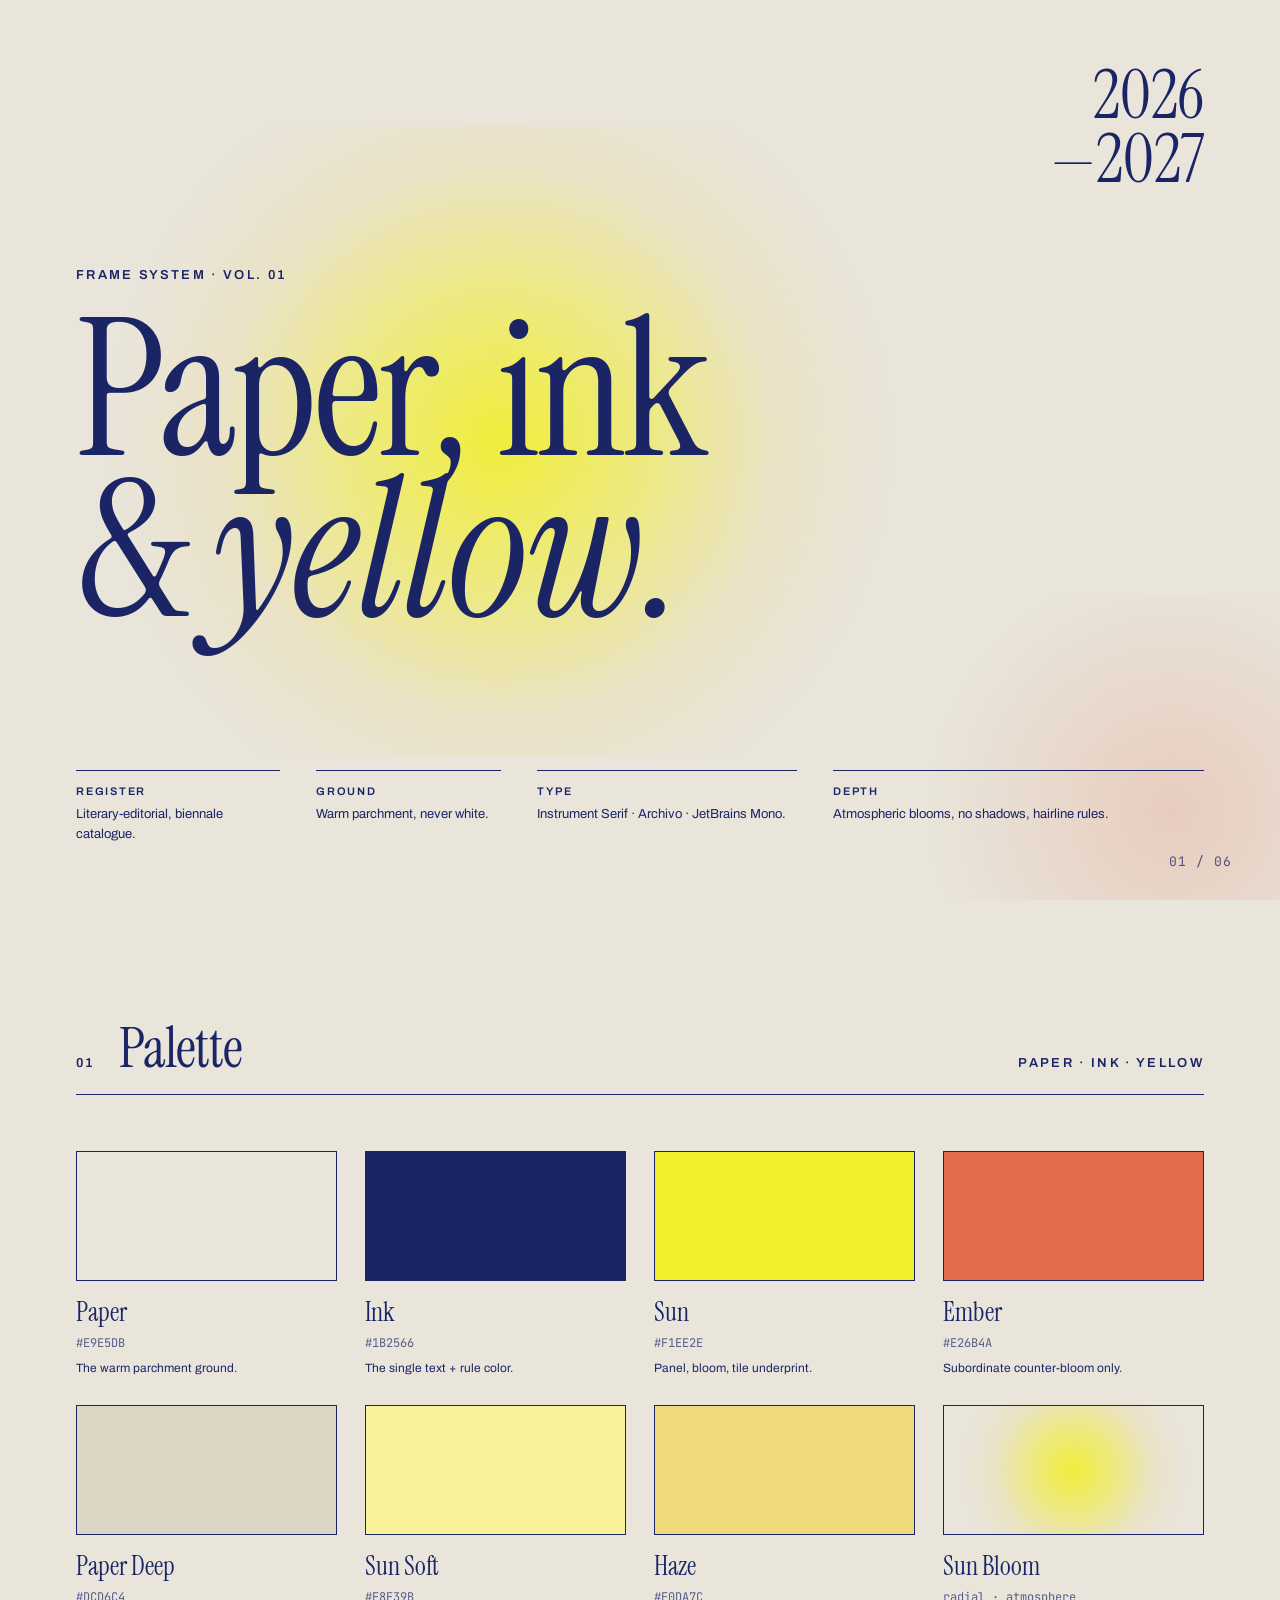
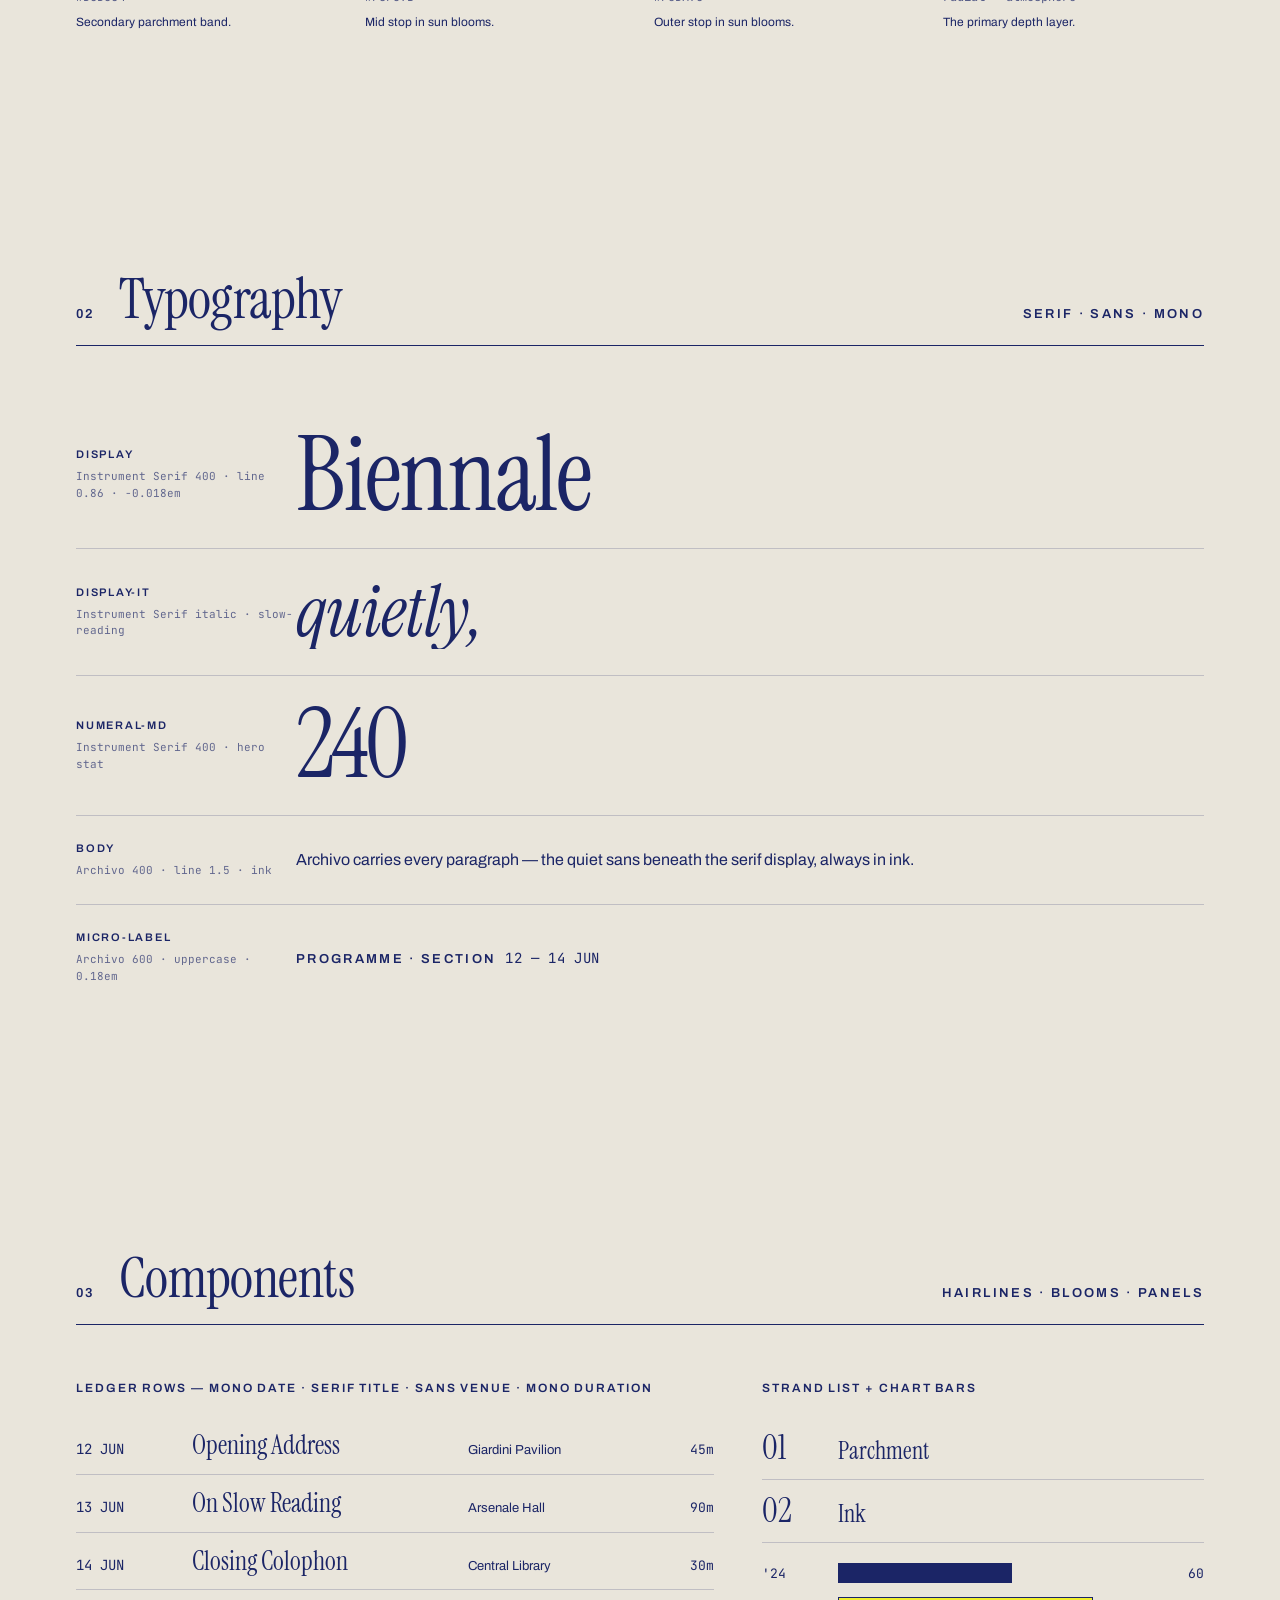
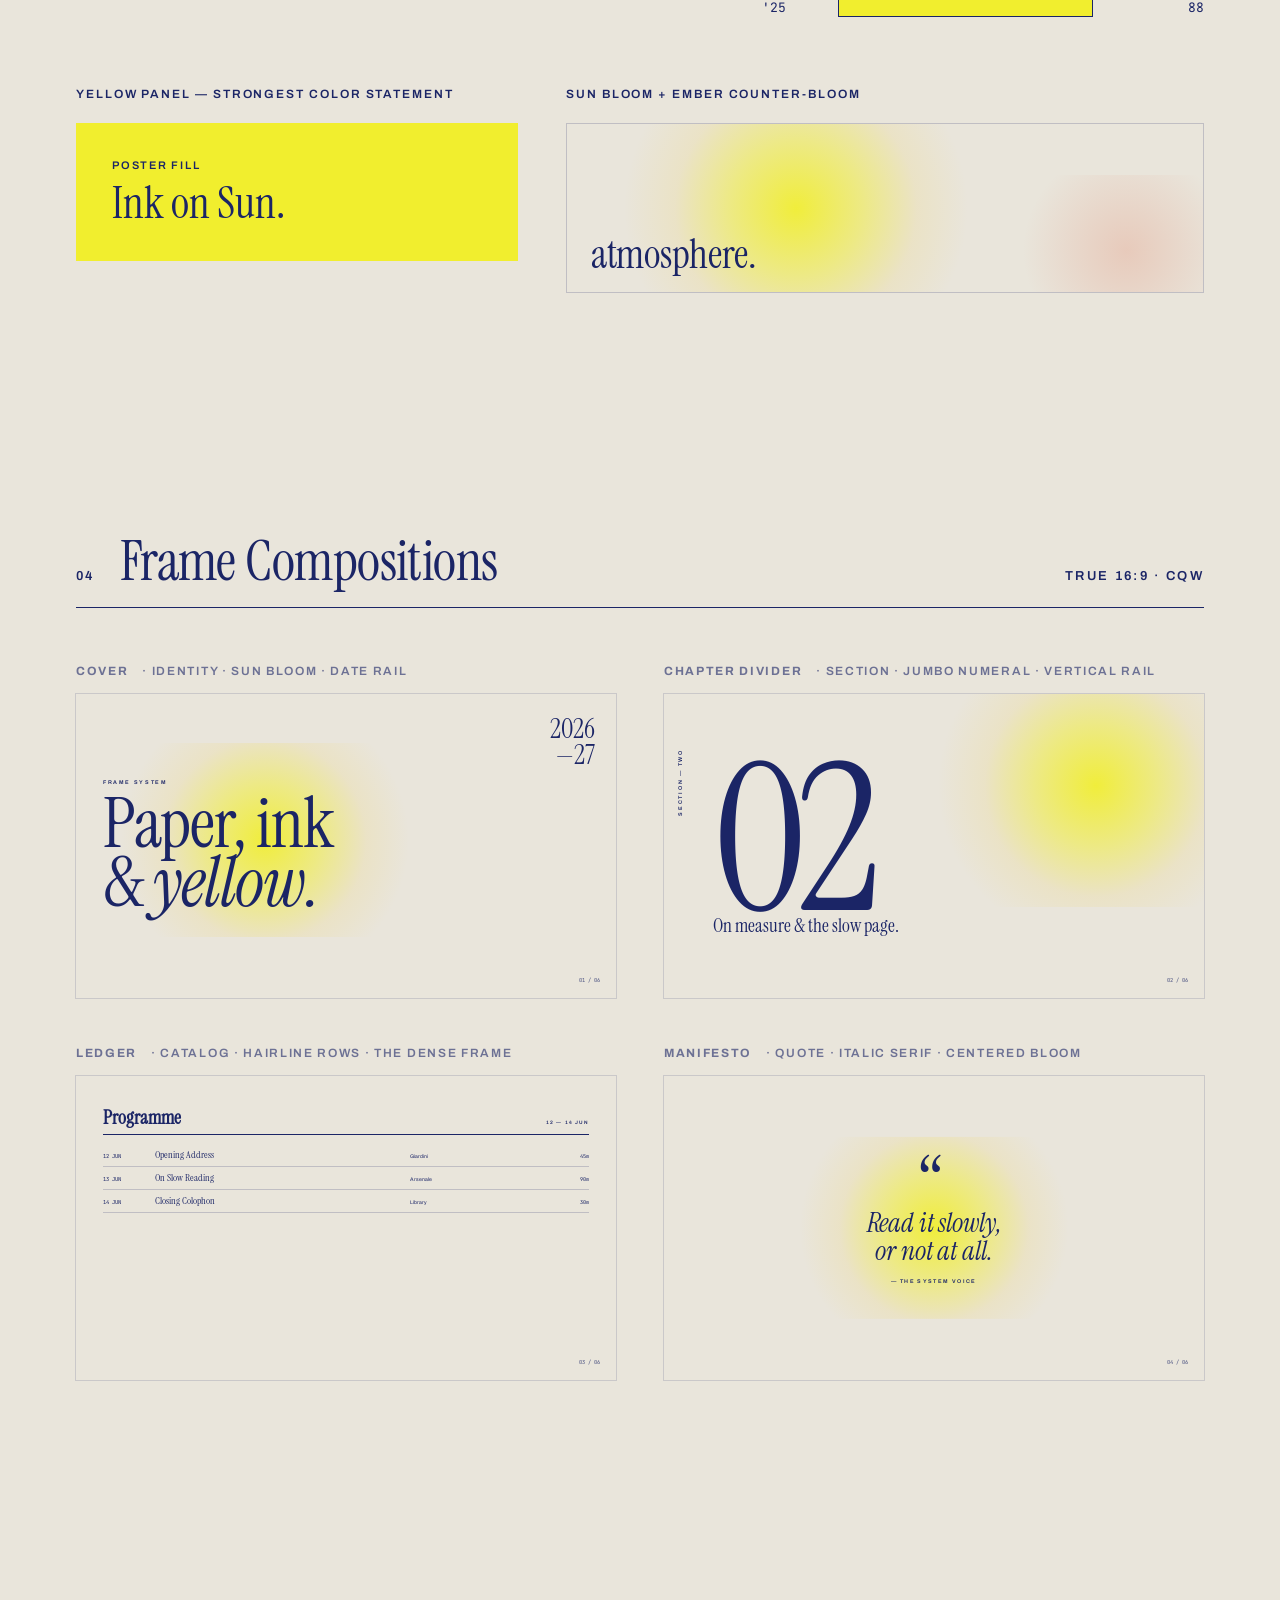
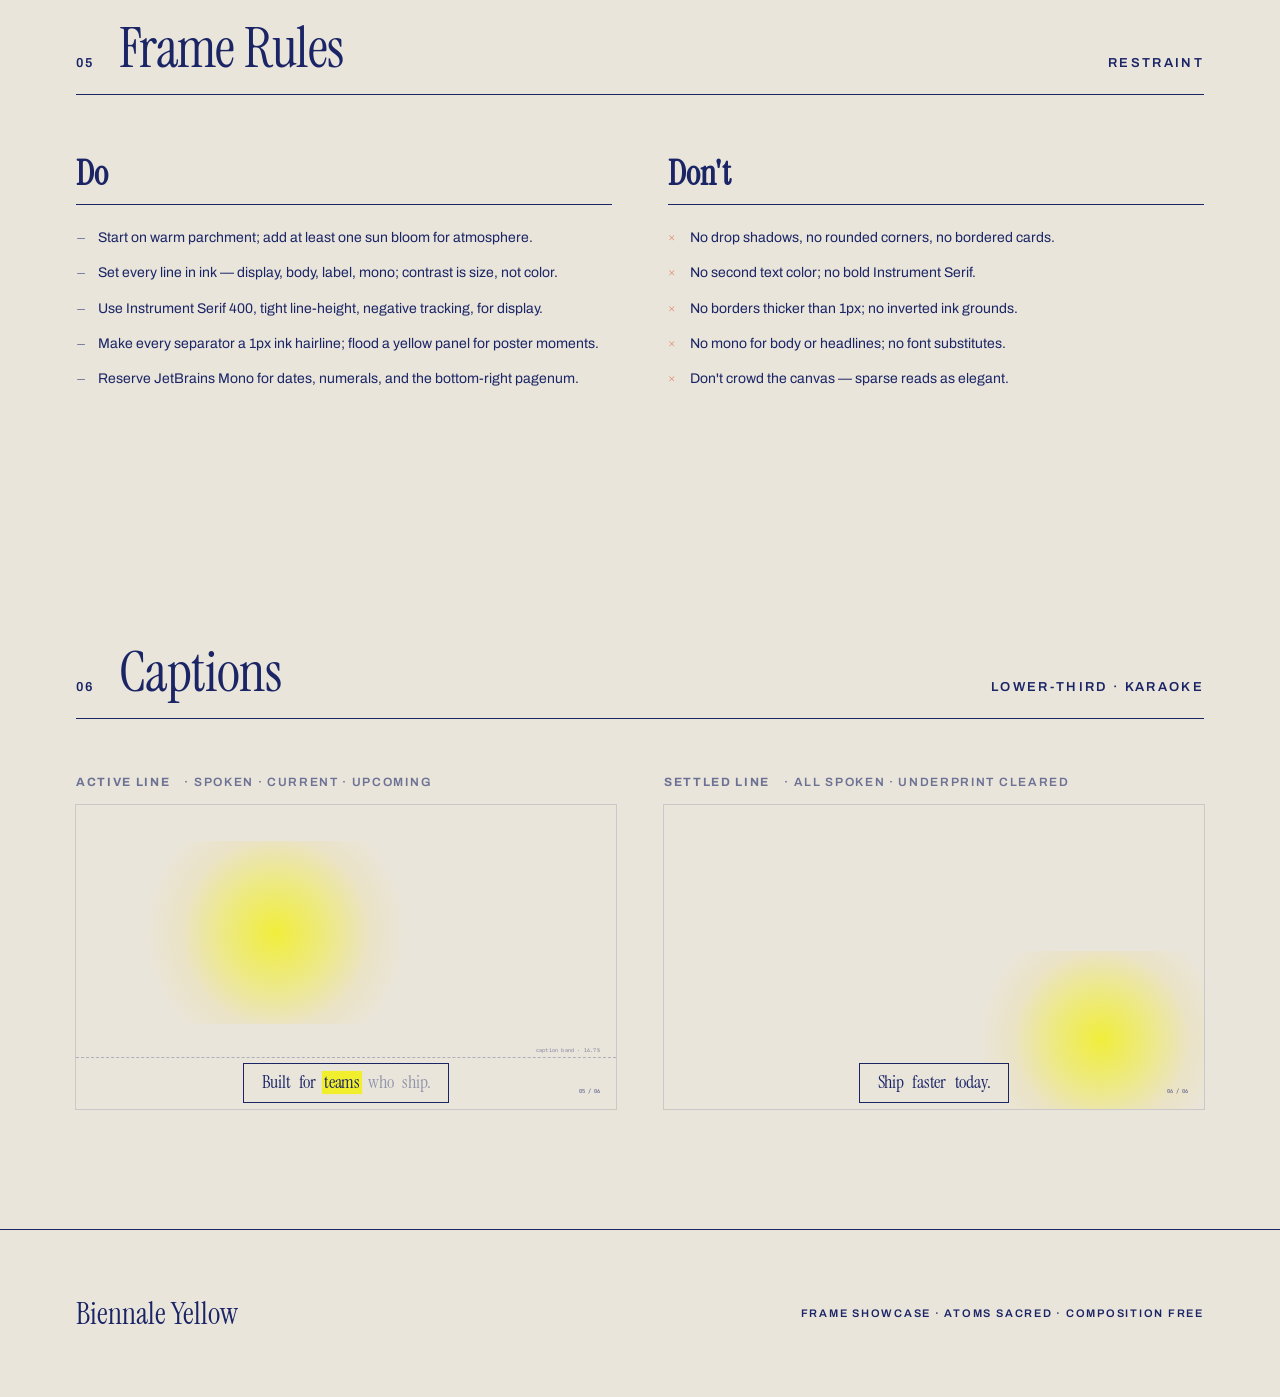
<file: .claude/skills/hyperframes/assets/frame-presets/biennale-yellow/frame-showcase.html>
<!doctype html>
<html lang="en">
  <head>
    <meta charset="utf-8" />
    <meta name="viewport" content="width=device-width,initial-scale=1" />
    <title>Biennale Yellow</title>
    <link rel="preconnect" href="https://fonts.googleapis.com" />
    <link rel="preconnect" href="https://fonts.gstatic.com" crossorigin />
    <link
      href="https://fonts.googleapis.com/css2?family=Instrument+Serif:ital@0;1&family=Archivo:wght@400;600&family=JetBrains+Mono:wght@400&display=swap"
      rel="stylesheet"
    />
    <style id="ds-tokens">
      :root {
        --paper: #e9e5db;
        --paper-deep: #dcd6c4;
        --sun: #f1ee2e;
        --sun-soft: #f8f39b;
        --haze: #f0da7c;
        --ink: #1b2566;
        --ember: #e26b4a;
        --serif: "Instrument Serif", Georgia, serif;
        --sans: "Archivo", sans-serif;
        --mono: "JetBrains Mono", ui-monospace, monospace;
        --bloom: radial-gradient(
          circle at 50% 50%,
          rgba(241, 238, 46, 0.92) 0%,
          rgba(241, 238, 46, 0.5) 30%,
          rgba(240, 218, 124, 0.22) 55%,
          rgba(233, 229, 219, 0) 78%
        );
      }
      * {
        margin: 0;
        padding: 0;
        box-sizing: border-box;
      }
      html {
        background: #0c0d1a;
      }
      body {
        background: var(--paper);
        color: var(--ink);
        font-family: var(--sans);
        -webkit-font-smoothing: antialiased;
      }
      .serif {
        font-family: var(--serif);
        font-weight: 400;
        letter-spacing: -0.018em;
        line-height: 0.9;
      }
      .micro {
        font-family: var(--sans);
        font-weight: 600;
        text-transform: uppercase;
        letter-spacing: 0.18em;
        font-size: 13px;
      }

      section {
        padding: 120px 76px;
        position: relative;
        overflow: hidden;
      }
      .sec-head {
        display: flex;
        align-items: baseline;
        gap: 24px;
        border-bottom: 1px solid var(--ink);
        padding-bottom: 18px;
        margin-bottom: 56px;
        position: relative;
        z-index: 2;
      }
      .sec-head .micro {
        color: var(--ink);
      }
      .sec-head h2 {
        font-family: var(--serif);
        font-weight: 400;
        font-size: 56px;
        line-height: 1;
        letter-spacing: -0.01em;
      }
      .sec-head .sp {
        flex: 1;
      }

      /* COVER */
      .cover {
        min-height: 100vh;
        padding: 0;
        display: flex;
        flex-direction: column;
        justify-content: center;
        position: relative;
        overflow: hidden;
      }
      .cover .bloom {
        position: absolute;
        width: 62%;
        height: 70%;
        left: 8%;
        top: 14%;
        background: var(--bloom);
        z-index: 0;
        pointer-events: none;
      }
      .cover .ember {
        position: absolute;
        width: 36%;
        height: 40%;
        right: -6%;
        bottom: -6%;
        background: radial-gradient(
          circle at 60% 60%,
          rgba(226, 107, 74, 0.2) 0%,
          rgba(226, 107, 74, 0) 70%
        );
        z-index: 0;
        pointer-events: none;
      }
      .cover .daterail {
        position: absolute;
        top: 64px;
        right: 76px;
        font-family: var(--serif);
        font-weight: 400;
        font-size: clamp(48px, 5.2vw, 84px);
        line-height: 0.96;
        text-align: right;
        letter-spacing: -0.005em;
        z-index: 2;
      }
      .cover .inner {
        padding: 0 76px;
        position: relative;
        z-index: 2;
      }
      .cover .micro {
        margin-bottom: 28px;
      }
      .cover h1 {
        font-family: var(--serif);
        font-weight: 400;
        font-size: clamp(110px, 15vw, 230px);
        line-height: 0.84;
        letter-spacing: -0.018em;
      }
      .cover h1 em {
        font-style: italic;
        letter-spacing: -0.005em;
      }
      .cover .footer {
        position: absolute;
        bottom: 0;
        left: 0;
        right: 0;
        display: grid;
        grid-template-columns: 1.1fr 1fr 1.4fr 2fr;
        gap: 36px;
        padding: 0 76px 56px;
        z-index: 2;
      }
      .cover .fcell {
        border-top: 1px solid var(--ink);
        padding-top: 14px;
      }
      .cover .fcell .t {
        font-family: var(--sans);
        font-weight: 600;
        text-transform: uppercase;
        letter-spacing: 0.16em;
        font-size: 11px;
        margin-bottom: 8px;
      }
      .cover .fcell .b {
        font-family: var(--sans);
        font-weight: 400;
        font-size: 13px;
        line-height: 1.5;
        color: var(--ink);
      }
      .cover .pagenum {
        position: absolute;
        bottom: 30px;
        right: 48px;
        font-family: var(--mono);
        font-size: 13px;
        letter-spacing: 0.08em;
        opacity: 0.75;
        z-index: 2;
      }

      /* PALETTE */
      .swatches {
        display: grid;
        grid-template-columns: repeat(4, 1fr);
        gap: 28px;
        position: relative;
        z-index: 2;
      }
      .sw .chip {
        height: 130px;
        border: 1px solid var(--ink);
      }
      .sw .name {
        font-family: var(--serif);
        font-size: 26px;
        margin-top: 14px;
      }
      .sw .hex {
        font-family: var(--mono);
        font-size: 12px;
        color: var(--ink);
        opacity: 0.7;
        margin-top: 6px;
      }
      .sw .role {
        font-family: var(--sans);
        font-size: 12px;
        line-height: 1.5;
        color: var(--ink);
        margin-top: 8px;
      }

      /* TYPE */
      .type-row {
        display: grid;
        grid-template-columns: 220px 1fr;
        align-items: center;
        padding: 26px 0;
        border-bottom: 1px solid rgba(27, 37, 102, 0.2);
      }
      .type-row .tok {
        font-family: var(--sans);
        font-weight: 600;
        text-transform: uppercase;
        letter-spacing: 0.16em;
        font-size: 11px;
      }
      .type-row .m {
        font-family: var(--mono);
        font-size: 11px;
        color: var(--ink);
        opacity: 0.65;
        margin-top: 8px;
        line-height: 1.5;
      }
      .type-row .spec {
        overflow: hidden;
      }

      /* COMPONENTS */
      .cnote {
        font-family: var(--sans);
        font-weight: 600;
        text-transform: uppercase;
        letter-spacing: 0.16em;
        font-size: 12px;
        margin-bottom: 22px;
      }
      .cgrid {
        display: grid;
        grid-template-columns: repeat(12, 1fr);
        gap: 48px;
        margin-bottom: 56px;
      }
      .s4 {
        grid-column: span 4;
      }
      .s5 {
        grid-column: span 5;
      }
      .s6 {
        grid-column: span 6;
      }
      .s7 {
        grid-column: span 7;
      }
      .s8 {
        grid-column: span 8;
      }
      .ledger .row {
        display: grid;
        grid-template-columns: 92px 1.6fr 0.9fr 80px;
        gap: 24px;
        padding: 14px 0;
        border-bottom: 1px solid rgba(27, 37, 102, 0.2);
        align-items: baseline;
      }
      .ledger .dt {
        font-family: var(--mono);
        font-size: 14px;
      }
      .ledger .ti {
        font-family: var(--serif);
        font-size: 26px;
        line-height: 1.1;
      }
      .ledger .vn {
        font-family: var(--sans);
        font-size: 13px;
        color: var(--ink);
      }
      .ledger .du {
        font-family: var(--mono);
        font-size: 13px;
        text-align: right;
      }
      .strand .row {
        display: grid;
        grid-template-columns: 56px 1fr;
        gap: 20px;
        padding: 14px 0;
        border-bottom: 1px solid rgba(27, 37, 102, 0.2);
        align-items: baseline;
      }
      .strand .nm {
        font-family: var(--serif);
        font-size: 34px;
        line-height: 1;
      }
      .strand .ti {
        font-family: var(--serif);
        font-size: 24px;
        line-height: 1.1;
      }
      .strand .bd {
        font-family: var(--sans);
        font-size: 13px;
        line-height: 1.5;
        color: var(--ink);
        margin-top: 4px;
      }
      .bars .row {
        display: grid;
        grid-template-columns: 60px 1fr 60px;
        gap: 16px;
        align-items: center;
        margin-bottom: 14px;
      }
      .bars .yr {
        font-family: var(--mono);
        font-size: 13px;
      }
      .bars .bar {
        height: 20px;
        background: var(--ink);
      }
      .bars .bar.lit {
        background: var(--sun);
        border: 1px solid var(--ink);
      }
      .bars .vl {
        font-family: var(--mono);
        font-size: 13px;
        text-align: right;
      }
      .ypanel {
        background: var(--sun);
        padding: 36px;
        color: var(--ink);
      }
      .ypanel .l {
        font-family: var(--sans);
        font-weight: 600;
        text-transform: uppercase;
        letter-spacing: 0.16em;
        font-size: 11px;
      }
      .ypanel .h {
        font-family: var(--serif);
        font-size: 44px;
        line-height: 0.95;
        margin-top: 12px;
      }

      /* COMPOSITIONS */
      .gallery {
        display: grid;
        grid-template-columns: 1fr 1fr;
        gap: 48px;
        position: relative;
        z-index: 2;
      }
      .fw .flabel {
        display: flex;
        gap: 14px;
        align-items: baseline;
        margin-bottom: 16px;
        font-family: var(--sans);
        font-weight: 600;
        text-transform: uppercase;
        letter-spacing: 0.14em;
        font-size: 12px;
        color: var(--ink);
        opacity: 0.6;
      }
      .fw .flabel b {
        opacity: 1;
      }
      .frame {
        aspect-ratio: 16/9;
        container-type: size;
        position: relative;
        overflow: hidden;
        background: var(--paper);
        box-shadow: 0 0 0 1px rgba(27, 37, 102, 0.15);
      }
      .frame > .body {
        position: absolute;
        inset: 0;
        z-index: 3;
      }
      .frame .bloom {
        position: absolute;
        background: var(--bloom);
        z-index: 1;
        pointer-events: none;
      }
      .frame .pn {
        position: absolute;
        right: 3cqw;
        bottom: 2.6cqw;
        font-family: var(--mono);
        font-size: 1cqw;
        opacity: 0.75;
        z-index: 4;
      }

      /* f1 cover */
      .yf1 .bloom {
        width: 58%;
        height: 64%;
        left: 6%;
        top: 16%;
      }
      .yf1 .body {
        display: flex;
        flex-direction: column;
        justify-content: center;
        padding: 0 5cqw;
      }
      .yf1 .micro {
        font-family: var(--sans);
        font-weight: 600;
        text-transform: uppercase;
        letter-spacing: 0.3cqw;
        font-size: 1cqw;
        margin-bottom: 1.8cqw;
      }
      .yf1 h3 {
        font-family: var(--serif);
        font-weight: 400;
        font-size: 13cqw;
        line-height: 0.84;
        letter-spacing: -0.018em;
      }
      .yf1 h3 em {
        font-style: italic;
      }
      .yf1 .dr {
        position: absolute;
        top: 4cqw;
        right: 4cqw;
        font-family: var(--serif);
        font-size: 5cqw;
        line-height: 0.96;
        text-align: right;
        letter-spacing: -0.005em;
        z-index: 4;
      }

      /* f2 chapter divider */
      .yf2 .bloom {
        width: 60%;
        height: 80%;
        right: -10%;
        top: -10%;
        left: auto;
      }
      .yf2 .rail {
        position: absolute;
        left: 3cqw;
        top: 50%;
        transform: rotate(-90deg) translateX(50%);
        transform-origin: left center;
        font-family: var(--sans);
        font-weight: 600;
        text-transform: uppercase;
        letter-spacing: 0.32em;
        font-size: 1cqw;
        white-space: nowrap;
        z-index: 4;
      }
      .yf2 .body {
        display: flex;
        flex-direction: column;
        justify-content: center;
        padding: 0 5cqw 0 9cqw;
      }
      .yf2 .num {
        font-family: var(--serif);
        font-weight: 400;
        font-size: 38cqw;
        line-height: 0.84;
        letter-spacing: -0.04em;
        color: var(--ink);
      }
      .yf2 .ti {
        font-family: var(--serif);
        font-size: 3.6cqw;
        line-height: 1.05;
        margin-top: -2cqw;
        max-width: 46cqw;
      }

      /* f3 ledger */
      .yf3 .body {
        padding: 6cqw 5cqw;
        display: flex;
        flex-direction: column;
      }
      .yf3 .top {
        display: flex;
        justify-content: space-between;
        align-items: baseline;
        border-bottom: 1px solid var(--ink);
        padding-bottom: 1.2cqw;
        margin-bottom: 1.6cqw;
      }
      .yf3 .top h4 {
        font-family: var(--serif);
        font-size: 3.6cqw;
        line-height: 1;
      }
      .yf3 .top .micro {
        font-family: var(--sans);
        font-weight: 600;
        text-transform: uppercase;
        letter-spacing: 0.2cqw;
        font-size: 0.9cqw;
      }
      .yf3 .row {
        display: grid;
        grid-template-columns: 8cqw 1.6fr 0.9fr 6cqw;
        gap: 1.6cqw;
        padding: 1cqw 0;
        border-bottom: 1px solid rgba(27, 37, 102, 0.2);
        align-items: baseline;
      }
      .yf3 .dt {
        font-family: var(--mono);
        font-size: 1cqw;
      }
      .yf3 .ti {
        font-family: var(--serif);
        font-size: 1.9cqw;
        line-height: 1.1;
      }
      .yf3 .vn {
        font-family: var(--sans);
        font-size: 0.95cqw;
      }
      .yf3 .du {
        font-family: var(--mono);
        font-size: 0.95cqw;
        text-align: right;
      }

      /* f4 manifesto */
      .yf4 .bloom {
        width: 54%;
        height: 60%;
        left: 50%;
        top: 50%;
        transform: translate(-50%, -50%);
      }
      .yf4 .body {
        display: flex;
        flex-direction: column;
        justify-content: center;
        align-items: center;
        text-align: center;
        padding: 0 9cqw;
      }
      .yf4 .qm {
        font-family: var(--serif);
        font-size: 14cqw;
        line-height: 0.5;
        height: 7cqw;
      }
      .yf4 .q {
        font-family: var(--serif);
        font-style: italic;
        font-size: 5cqw;
        line-height: 1.04;
        letter-spacing: -0.005em;
      }
      .yf4 .at {
        font-family: var(--sans);
        font-weight: 600;
        text-transform: uppercase;
        letter-spacing: 0.25cqw;
        font-size: 1cqw;
        margin-top: 2.4cqw;
      }

      /* PRINCIPLES */
      .dos {
        display: grid;
        grid-template-columns: 1fr 1fr;
        gap: 56px;
        position: relative;
        z-index: 2;
      }
      .do-card h4 {
        font-family: var(--serif);
        font-size: 34px;
        margin-bottom: 8px;
      }
      .do-card .rule {
        height: 1px;
        background: var(--ink);
        margin-bottom: 22px;
      }
      .do-card ul {
        list-style: none;
      }
      .do-card li {
        font-family: var(--sans);
        font-size: 14px;
        line-height: 1.6;
        padding-left: 22px;
        position: relative;
        margin-bottom: 13px;
        color: var(--ink);
      }
      .do-card li::before {
        position: absolute;
        left: 0;
        font-family: var(--serif);
      }
      .do-card.do li::before {
        content: "\2014";
      }
      .do-card.dont li::before {
        content: "\00d7";
        color: var(--ember);
      }

      .foot {
        padding: 64px 76px;
        border-top: 1px solid var(--ink);
        display: flex;
        justify-content: space-between;
        align-items: center;
      }
      .foot .l {
        font-family: var(--serif);
        font-size: 30px;
      }
      .foot .r {
        font-family: var(--sans);
        font-weight: 600;
        text-transform: uppercase;
        letter-spacing: 0.16em;
        font-size: 11px;
      }
      @media (max-width: 1100px) {
        .gallery {
          grid-template-columns: 1fr;
        }
        .swatches {
          grid-template-columns: 1fr 1fr;
        }
      }
    </style>
    <link
      rel="stylesheet"
      href="https://fonts.googleapis.com/css2?family=Instrument+Serif:ital,wght@0,400;1,400&display=swap"
    />
    <link
      rel="stylesheet"
      href="https://fonts.googleapis.com/css2?family=Archivo:wght@400;500;600;700&display=swap"
    />
    <style id="ft-override">
      :root {
        --primary: #e9e5db !important;
        --secondary: #1b2566 !important;
        --tertiary: #dcd6c4 !important;
        --accent: #f1ee2e !important;
        --f-disp: "Instrument Serif", sans-serif !important;
        --f-body: "Archivo", sans-serif !important;
        --paper: #e9e5db !important;
        --paper-deep: #dcd6c4 !important;
        --sun: #f1ee2e !important;
        --ink: #1b2566 !important;
        --serif: "Instrument Serif", sans-serif !important;
        --sans: "Archivo", sans-serif !important;
        --sun-soft: #f8f39b !important;
        --haze: #f0da7c !important;
        --ember: #e26b4a !important;
      }
    </style>
  </head>
  <body>
    <!-- COVER -->
    <section class="cover">
      <div class="bloom"></div>
      <div class="ember"></div>
      <div class="daterail">2026<br />—2027</div>
      <div class="inner">
        <div class="micro">Frame System · Vol. 01</div>
        <h1>Paper, ink<br />&amp; <em>yellow.</em></h1>
      </div>
      <div class="footer">
        <div class="fcell">
          <div class="t">Register</div>
          <div class="b">Literary-editorial, biennale catalogue.</div>
        </div>
        <div class="fcell">
          <div class="t">Ground</div>
          <div class="b">Warm parchment, never white.</div>
        </div>
        <div class="fcell">
          <div class="t">Type</div>
          <div class="b">Instrument Serif · Archivo · JetBrains Mono.</div>
        </div>
        <div class="fcell">
          <div class="t">Depth</div>
          <div class="b">Atmospheric blooms, no shadows, hairline rules.</div>
        </div>
      </div>
      <div class="pagenum">01 / 06</div>
    </section>

    <!-- PALETTE -->
    <section>
      <div class="sec-head">
        <span class="micro">01</span>
        <h2>Palette</h2>
        <span class="sp"></span><span class="micro">Paper · Ink · Yellow</span>
      </div>
      <div class="swatches">
        <div class="sw">
          <div class="chip" style="background: var(--paper)"></div>
          <div class="name">Paper</div>
          <div class="hex">#E9E5DB</div>
          <div class="role">The warm parchment ground.</div>
        </div>
        <div class="sw">
          <div class="chip" style="background: var(--ink)"></div>
          <div class="name">Ink</div>
          <div class="hex">#1B2566</div>
          <div class="role">The single text + rule color.</div>
        </div>
        <div class="sw">
          <div class="chip" style="background: var(--sun)"></div>
          <div class="name">Sun</div>
          <div class="hex">#F1EE2E</div>
          <div class="role">Panel, bloom, tile underprint.</div>
        </div>
        <div class="sw">
          <div class="chip" style="background: var(--ember)"></div>
          <div class="name">Ember</div>
          <div class="hex">#E26B4A</div>
          <div class="role">Subordinate counter-bloom only.</div>
        </div>
        <div class="sw">
          <div class="chip" style="background: var(--paper-deep)"></div>
          <div class="name">Paper Deep</div>
          <div class="hex">#DCD6C4</div>
          <div class="role">Secondary parchment band.</div>
        </div>
        <div class="sw">
          <div class="chip" style="background: var(--sun-soft)"></div>
          <div class="name">Sun Soft</div>
          <div class="hex">#F8F39B</div>
          <div class="role">Mid stop in sun blooms.</div>
        </div>
        <div class="sw">
          <div class="chip" style="background: var(--haze)"></div>
          <div class="name">Haze</div>
          <div class="hex">#F0DA7C</div>
          <div class="role">Outer stop in sun blooms.</div>
        </div>
        <div class="sw">
          <div class="chip" style="background: var(--bloom), var(--paper)"></div>
          <div class="name">Sun Bloom</div>
          <div class="hex">radial · atmosphere</div>
          <div class="role">The primary depth layer.</div>
        </div>
      </div>
    </section>

    <!-- TYPOGRAPHY -->
    <section>
      <div class="sec-head">
        <span class="micro">02</span>
        <h2>Typography</h2>
        <span class="sp"></span><span class="micro">Serif · Sans · Mono</span>
      </div>
      <div class="type-row">
        <div>
          <div class="tok">display</div>
          <div class="m">Instrument Serif 400 · line 0.86 · −0.018em</div>
        </div>
        <div class="spec"><span class="serif" style="font-size: 104px">Biennale</span></div>
      </div>
      <div class="type-row">
        <div>
          <div class="tok">display-it</div>
          <div class="m">Instrument Serif italic · slow-reading</div>
        </div>
        <div class="spec">
          <span class="serif" style="font-style: italic; font-size: 72px; line-height: 1.04"
            >quietly,</span
          >
        </div>
      </div>
      <div class="type-row">
        <div>
          <div class="tok">numeral-md</div>
          <div class="m">Instrument Serif 400 · hero stat</div>
        </div>
        <div class="spec">
          <span class="serif" style="font-size: 96px; letter-spacing: -0.04em">240</span>
        </div>
      </div>
      <div class="type-row">
        <div>
          <div class="tok">body</div>
          <div class="m">Archivo 400 · line 1.5 · ink</div>
        </div>
        <div class="spec">
          <p style="font-family: var(--sans); font-size: 16px; line-height: 1.5; max-width: 620px">
            Archivo carries every paragraph — the quiet sans beneath the serif display, always in
            ink.
          </p>
        </div>
      </div>
      <div class="type-row" style="border-bottom: 0">
        <div>
          <div class="tok">micro-label</div>
          <div class="m">Archivo 600 · uppercase · 0.18em</div>
        </div>
        <div class="spec">
          <span class="micro">Programme · Section</span> &nbsp;
          <span
            class="serif"
            style="font-family: var(--mono); font-size: 14px; letter-spacing: 0.04em"
            >12 — 14 JUN</span
          >
        </div>
      </div>
    </section>

    <!-- COMPONENTS -->
    <section>
      <div class="sec-head">
        <span class="micro">03</span>
        <h2>Components</h2>
        <span class="sp"></span><span class="micro">Hairlines · Blooms · Panels</span>
      </div>

      <div class="cgrid">
        <div class="s7">
          <div class="cnote">
            Ledger rows — mono date · serif title · sans venue · mono duration
          </div>
          <div class="ledger">
            <div class="row">
              <span class="dt">12 JUN</span><span class="ti">Opening Address</span
              ><span class="vn">Giardini Pavilion</span><span class="du">45m</span>
            </div>
            <div class="row">
              <span class="dt">13 JUN</span><span class="ti">On Slow Reading</span
              ><span class="vn">Arsenale Hall</span><span class="du">90m</span>
            </div>
            <div class="row">
              <span class="dt">14 JUN</span><span class="ti">Closing Colophon</span
              ><span class="vn">Central Library</span><span class="du">30m</span>
            </div>
          </div>
        </div>
        <div class="s5">
          <div class="cnote">Strand list + chart bars</div>
          <div class="strand">
            <div class="row">
              <span class="nm">01</span>
              <div><div class="ti">Parchment</div></div>
            </div>
            <div class="row">
              <span class="nm">02</span>
              <div><div class="ti">Ink</div></div>
            </div>
          </div>
          <div class="bars" style="margin-top: 20px">
            <div class="row">
              <span class="yr">'24</span><span class="bar" style="width: 60%"></span
              ><span class="vl">60</span>
            </div>
            <div class="row">
              <span class="yr">'25</span><span class="bar lit" style="width: 88%"></span
              ><span class="vl">88</span>
            </div>
          </div>
        </div>
      </div>

      <div class="cgrid" style="margin-bottom: 0">
        <div class="s5">
          <div class="cnote">Yellow panel — strongest color statement</div>
          <div class="ypanel">
            <div class="l">Poster Fill</div>
            <div class="h">Ink on Sun.</div>
          </div>
        </div>
        <div class="s7">
          <div class="cnote">Sun bloom + ember counter-bloom</div>
          <div
            style="
              position: relative;
              height: 170px;
              border: 1px solid rgba(27, 37, 102, 0.2);
              overflow: hidden;
            "
          >
            <div
              style="
                position: absolute;
                width: 60%;
                height: 130%;
                left: 6%;
                top: -15%;
                background: var(--bloom);
              "
            ></div>
            <div
              style="
                position: absolute;
                width: 40%;
                height: 90%;
                right: -8%;
                bottom: -20%;
                background: radial-gradient(circle, rgba(226, 107, 74, 0.22), transparent 70%);
              "
            ></div>
            <div style="position: absolute; left: 24px; bottom: 20px" class="serif">
              <span style="font-size: 40px">atmosphere.</span>
            </div>
          </div>
        </div>
      </div>
    </section>

    <!-- COMPOSITIONS -->
    <section>
      <div class="sec-head">
        <span class="micro">04</span>
        <h2>Frame Compositions</h2>
        <span class="sp"></span><span class="micro">True 16:9 · cqw</span>
      </div>
      <div class="gallery">
        <div class="fw">
          <div class="flabel"><b>Cover</b><span>· identity · sun bloom · date rail</span></div>
          <div class="frame yf1">
            <div class="bloom"></div>
            <div class="dr">2026<br />—27</div>
            <div class="body">
              <div class="micro">Frame System</div>
              <h3>Paper, ink<br />&amp; <em>yellow.</em></h3>
            </div>
            <div class="pn">01 / 06</div>
          </div>
        </div>

        <div class="fw">
          <div class="flabel">
            <b>Chapter Divider</b><span>· section · jumbo numeral · vertical rail</span>
          </div>
          <div class="frame yf2">
            <div class="bloom"></div>
            <div class="rail">Section — Two</div>
            <div class="body">
              <div class="num">02</div>
              <div class="ti">On measure &amp; the slow page.</div>
            </div>
            <div class="pn">02 / 06</div>
          </div>
        </div>

        <div class="fw">
          <div class="flabel">
            <b>Ledger</b><span>· catalog · hairline rows · the dense frame</span>
          </div>
          <div class="frame yf3">
            <div class="body">
              <div class="top">
                <h4>Programme</h4>
                <span class="micro">12 — 14 JUN</span>
              </div>
              <div class="row">
                <span class="dt">12 JUN</span><span class="ti">Opening Address</span
                ><span class="vn">Giardini</span><span class="du">45m</span>
              </div>
              <div class="row">
                <span class="dt">13 JUN</span><span class="ti">On Slow Reading</span
                ><span class="vn">Arsenale</span><span class="du">90m</span>
              </div>
              <div class="row">
                <span class="dt">14 JUN</span><span class="ti">Closing Colophon</span
                ><span class="vn">Library</span><span class="du">30m</span>
              </div>
            </div>
            <div class="pn">03 / 06</div>
          </div>
        </div>

        <div class="fw">
          <div class="flabel">
            <b>Manifesto</b><span>· quote · italic serif · centered bloom</span>
          </div>
          <div class="frame yf4">
            <div class="bloom"></div>
            <div class="body">
              <div class="qm">&ldquo;</div>
              <div class="q">Read it slowly,<br />or not at all.</div>
              <div class="at">— The System Voice</div>
            </div>
            <div class="pn">04 / 06</div>
          </div>
        </div>
      </div>
    </section>

    <!-- PRINCIPLES -->
    <section>
      <div class="sec-head">
        <span class="micro">05</span>
        <h2>Frame Rules</h2>
        <span class="sp"></span><span class="micro">Restraint</span>
      </div>
      <div class="dos">
        <div class="do-card do">
          <h4>Do</h4>
          <div class="rule"></div>
          <ul>
            <li>Start on warm parchment; add at least one sun bloom for atmosphere.</li>
            <li>
              Set every line in ink — display, body, label, mono; contrast is size, not color.
            </li>
            <li>Use Instrument Serif 400, tight line-height, negative tracking, for display.</li>
            <li>
              Make every separator a 1px ink hairline; flood a yellow panel for poster moments.
            </li>
            <li>Reserve JetBrains Mono for dates, numerals, and the bottom-right pagenum.</li>
          </ul>
        </div>
        <div class="do-card dont">
          <h4>Don't</h4>
          <div class="rule"></div>
          <ul>
            <li>No drop shadows, no rounded corners, no bordered cards.</li>
            <li>No second text color; no bold Instrument Serif.</li>
            <li>No borders thicker than 1px; no inverted ink grounds.</li>
            <li>No mono for body or headlines; no font substitutes.</li>
            <li>Don't crowd the canvas — sparse reads as elegant.</li>
          </ul>
        </div>
      </div>
    </section>

    <!-- CAPTIONS — preview of caption-skin.html (the preset's lower-third karaoke look) -->
    <style>
      /* mirrors caption-skin.html; the skin's --cap-* vocab mapped to this preset's tokens */
      .capdemo {
        --cap-ink: var(--ink);
        --cap-canvas: var(--paper);
        --cap-accent: var(--sun);
        --cap-accent-2: var(--ember);
      }
      .capdemo .stage {
        position: absolute;
        left: 0;
        right: 0;
        bottom: 0;
        height: 16.67cqh;
        display: flex;
        align-items: center;
        justify-content: center;
        z-index: 4;
      }
      .capdemo .pill {
        max-width: 80cqw;
        padding: 1.4cqw 3cqw 1.7cqw;
        background: var(--cap-canvas);
        border: 1px solid var(--cap-ink);
        border-radius: 0;
      }
      .capdemo .line {
        display: flex;
        flex-wrap: wrap;
        justify-content: center;
        gap: 0.1em 0.34em;
        font-family: var(--serif);
        font-weight: 400;
        font-size: 3.4cqw;
        line-height: 1.16;
        letter-spacing: -0.01em;
      }
      .capdemo .w {
        display: inline-block;
        padding: 0 0.06em;
        color: color-mix(in srgb, var(--cap-ink) 42%, var(--cap-canvas));
      }
      .capdemo .w.spoken {
        color: var(--cap-ink);
      }
      .capdemo .w.active {
        color: var(--cap-ink);
        background: var(--cap-accent);
        box-shadow: 0 0 0 0.06em var(--cap-accent);
      }
      .capdemo .bandline {
        position: absolute;
        left: 0;
        right: 0;
        bottom: 16.67cqh;
        border-top: 1px dashed rgba(27, 37, 102, 0.28);
        z-index: 3;
      }
      .capdemo .bandtag {
        position: absolute;
        right: 3cqw;
        bottom: calc(16.67cqh + 0.7cqw);
        font-family: var(--mono);
        font-size: 0.95cqw;
        letter-spacing: 0.04em;
        color: var(--ink);
        opacity: 0.5;
        z-index: 4;
      }
    </style>
    <section>
      <div class="sec-head">
        <span class="micro">06</span>
        <h2>Captions</h2>
        <span class="sp"></span><span class="micro">Lower-third · Karaoke</span>
      </div>
      <div class="gallery">
        <div class="fw">
          <div class="flabel"><b>Active line</b><span>· spoken · current · upcoming</span></div>
          <div class="frame capdemo">
            <div class="bloom" style="width: 54%; height: 60%; left: 10%; top: 12%"></div>
            <div class="bandline"></div>
            <div class="bandtag">caption band · 16.7%</div>
            <div class="stage">
              <div class="pill">
                <div class="line">
                  <span class="w spoken">Built</span>
                  <span class="w spoken">for</span>
                  <span class="w active">teams</span>
                  <span class="w">who</span>
                  <span class="w">ship.</span>
                </div>
              </div>
            </div>
            <div class="pn">05 / 06</div>
          </div>
        </div>

        <div class="fw">
          <div class="flabel">
            <b>Settled line</b><span>· all spoken · underprint cleared</span>
          </div>
          <div class="frame capdemo">
            <div
              class="bloom"
              style="width: 50%; height: 58%; right: -6%; bottom: -6%; left: auto"
            ></div>
            <div class="stage">
              <div class="pill">
                <div class="line">
                  <span class="w spoken">Ship</span>
                  <span class="w spoken">faster</span>
                  <span class="w spoken">today.</span>
                </div>
              </div>
            </div>
            <div class="pn">06 / 06</div>
          </div>
        </div>
      </div>
    </section>

    <div class="foot">
      <span class="l">Biennale Yellow</span>
      <span class="r">Frame Showcase · Atoms Sacred · Composition Free</span>
    </div>

    <template id="__bundler_thumbnail">
      <svg viewBox="0 0 100 100" xmlns="http://www.w3.org/2000/svg">
        <rect width="100" height="100" fill="#E9E5DB" />
        <circle cx="42" cy="42" r="34" fill="#F1EE2E" opacity="0.55" />
        <text x="14" y="64" font-family="Georgia" font-size="30" fill="#1B2566">Aa</text>
        <rect x="14" y="74" width="60" height="1.5" fill="#1B2566" />
      </svg>
    </template>
  </body>
</html>
</file>
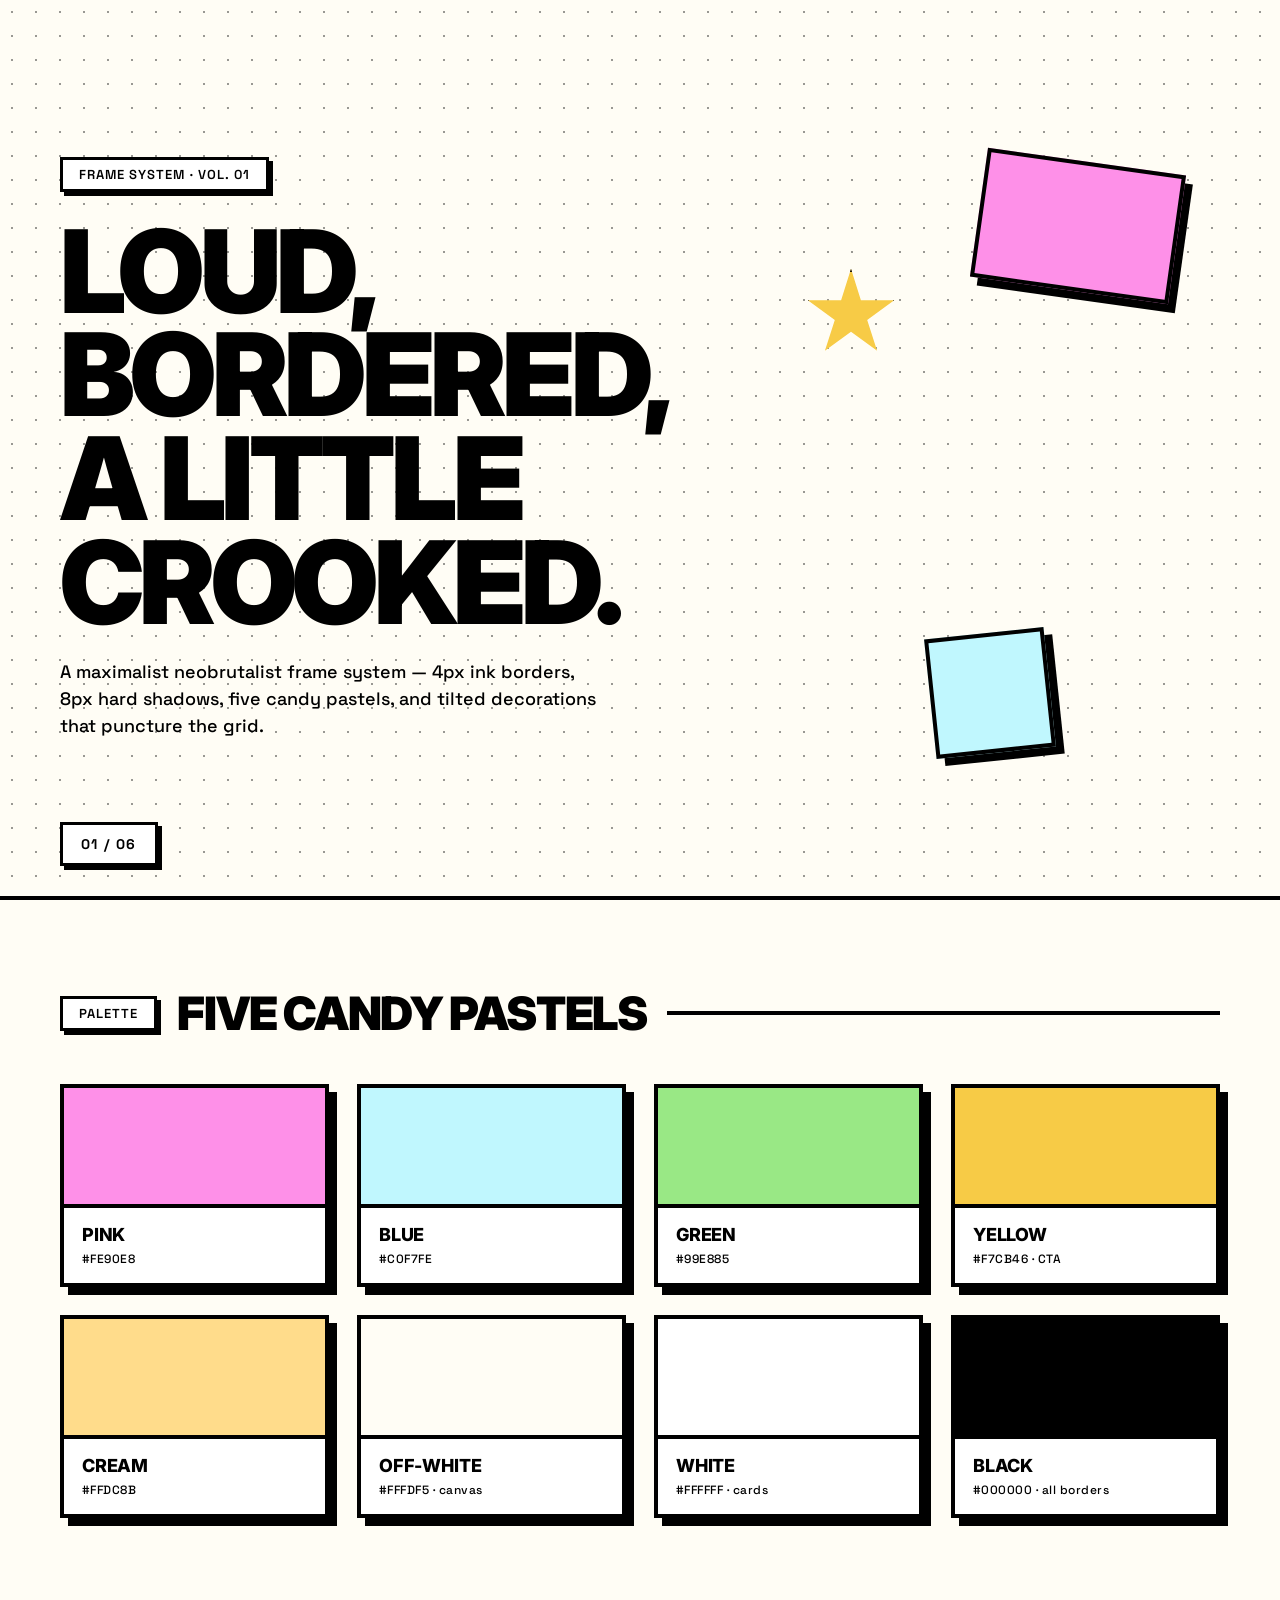
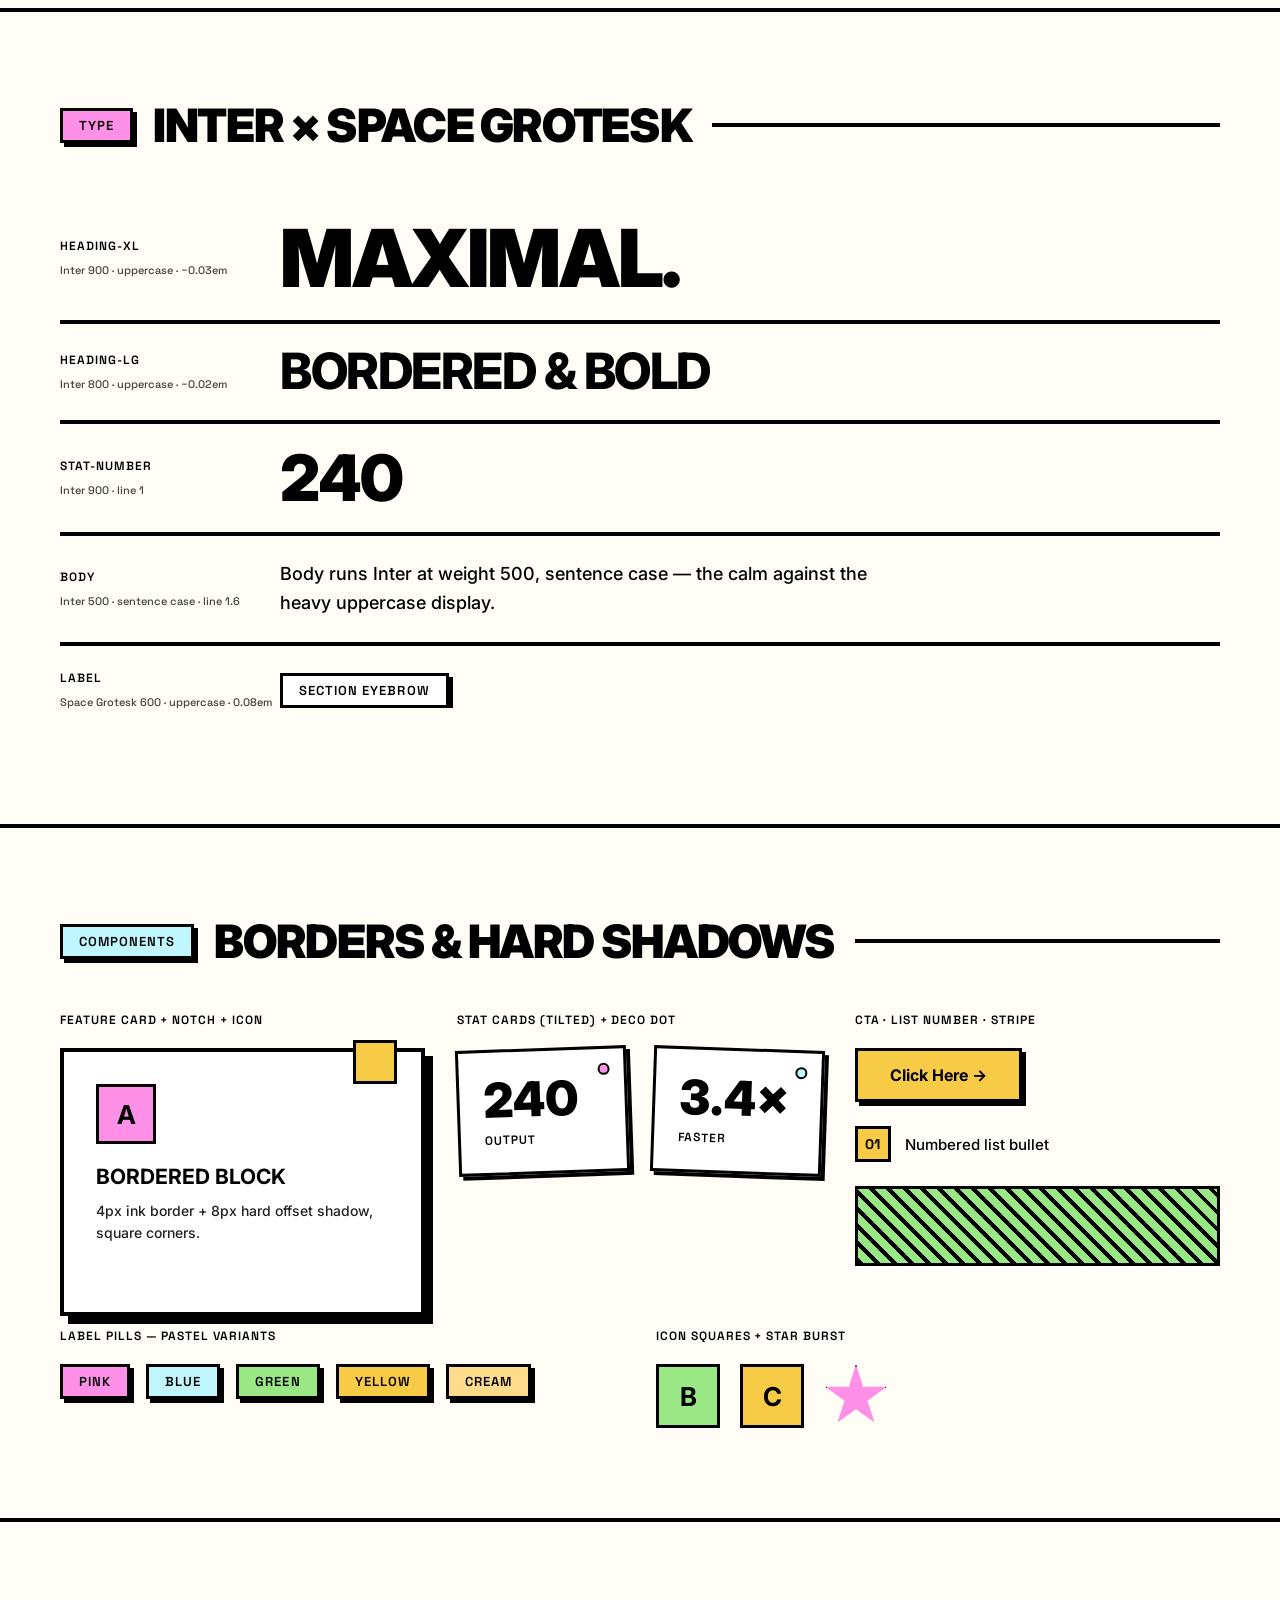
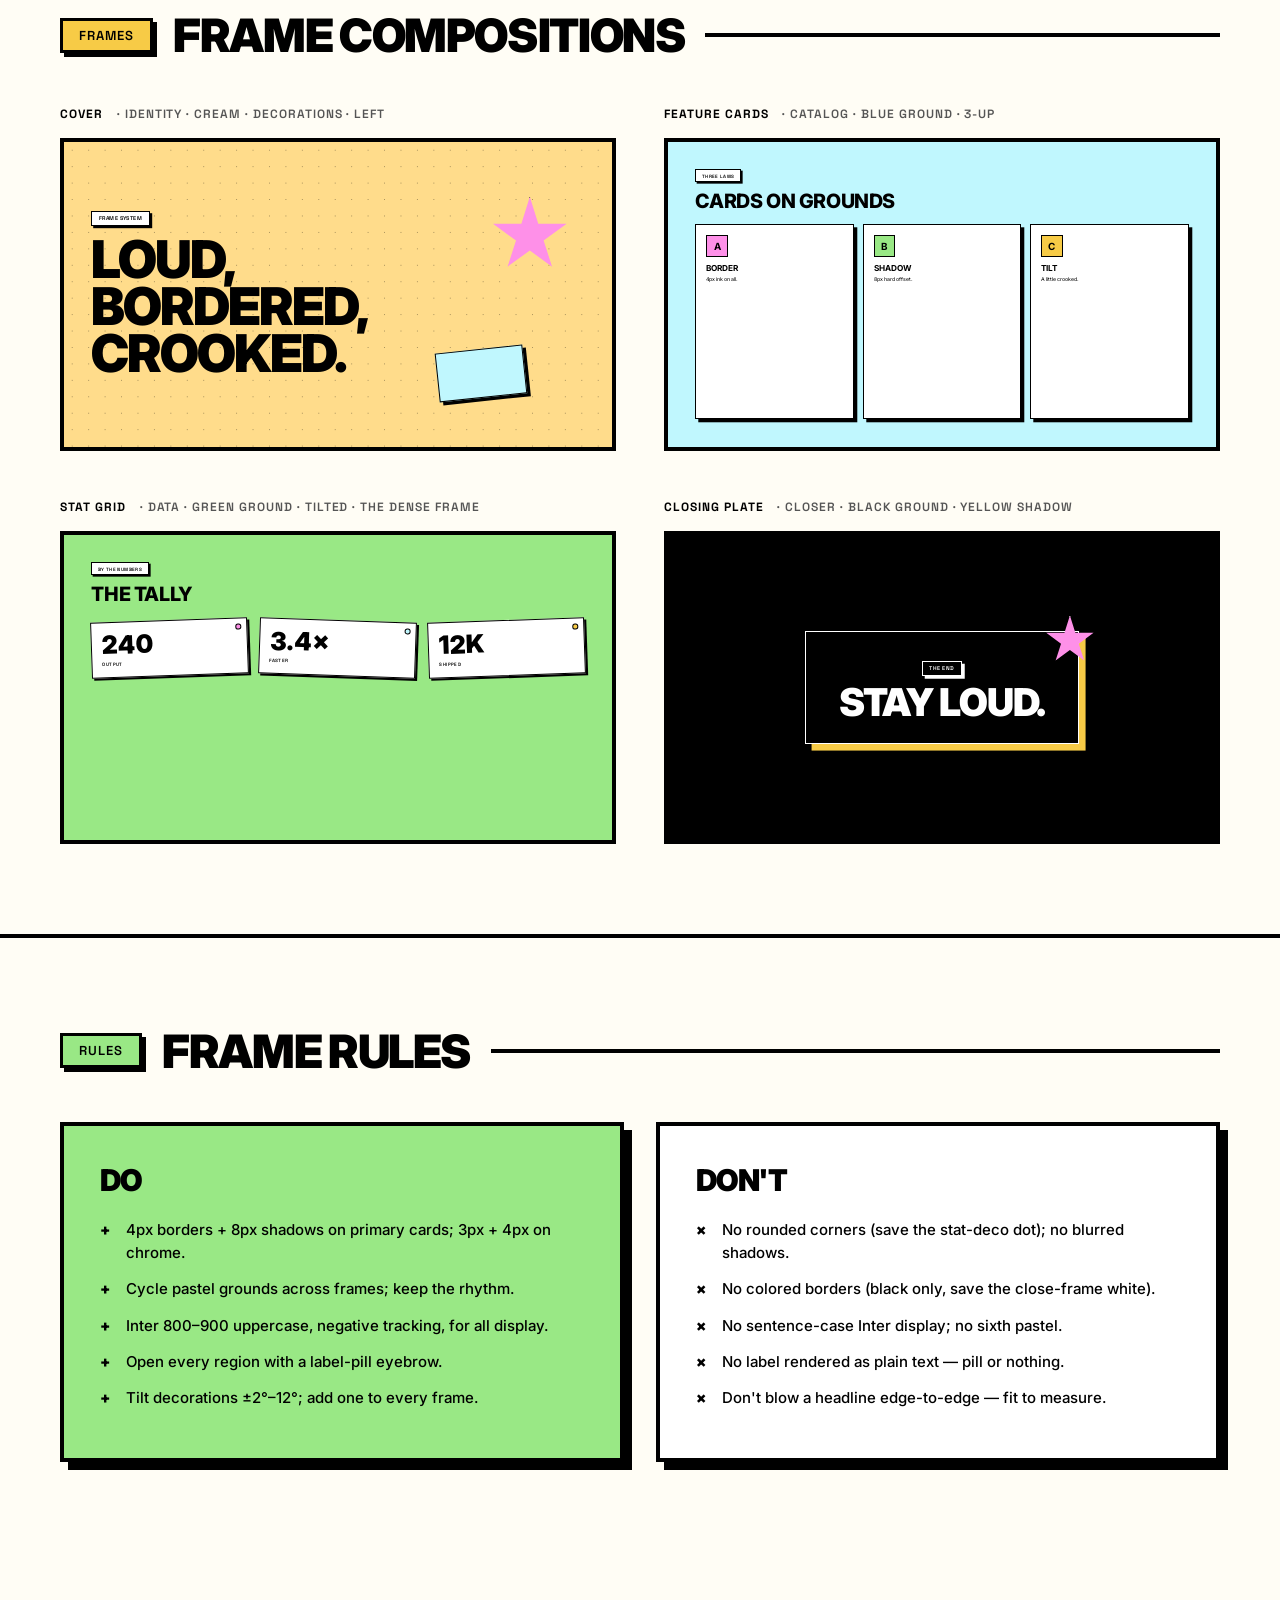
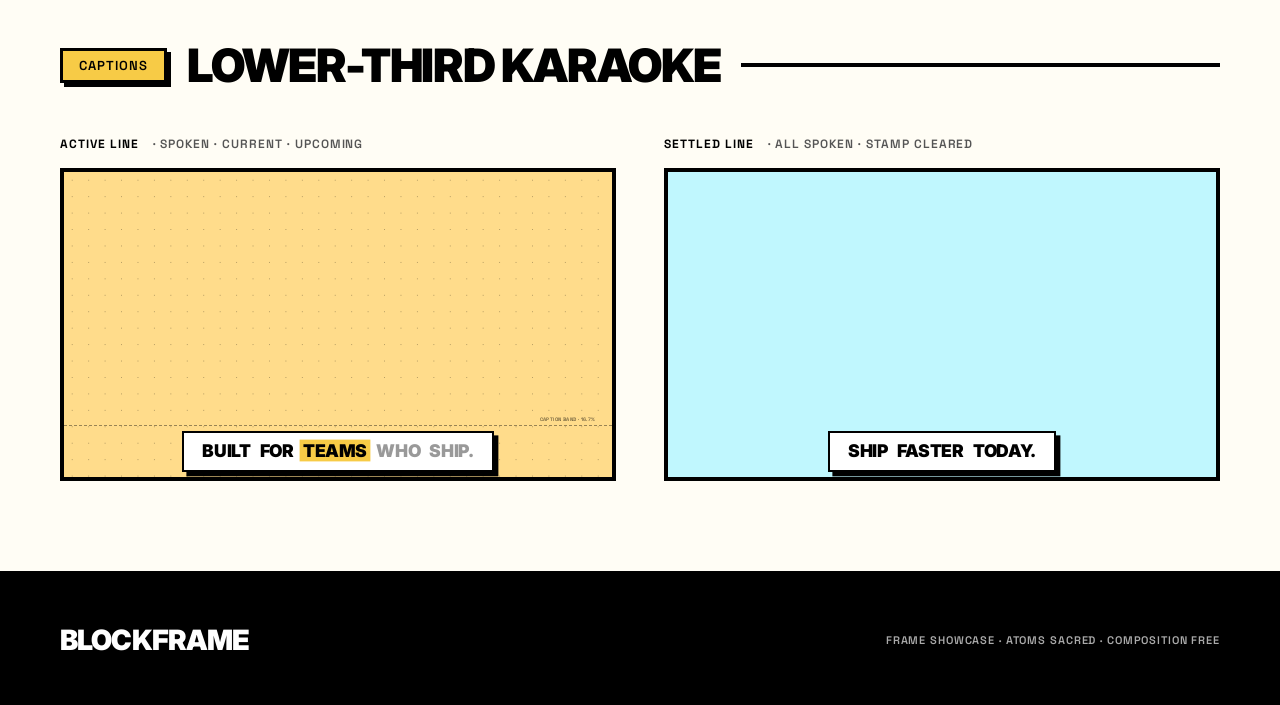
<file: .claude/skills/hyperframes/assets/frame-presets/blockframe/frame-showcase.html>
<!doctype html>
<html lang="en">
  <head>
    <meta charset="utf-8" />
    <meta name="viewport" content="width=device-width,initial-scale=1" />
    <title>BlockFrame</title>
    <link rel="preconnect" href="https://fonts.googleapis.com" />
    <link rel="preconnect" href="https://fonts.gstatic.com" crossorigin />
    <link
      href="https://fonts.googleapis.com/css2?family=Inter:wght@400;500;700;800;900&family=Space+Grotesk:wght@500;600;700&display=swap"
      rel="stylesheet"
    />
    <style id="ds-tokens">
      :root {
        --black: #000000;
        --white: #ffffff;
        --offwhite: #fffdf5;
        --pink: #fe90e8;
        --blue: #c0f7fe;
        --green: #99e885;
        --yellow: #f7cb46;
        --cream: #ffdc8b;
        --disp: "Inter", sans-serif;
        --mono: "Space Grotesk", monospace;
      }
      * {
        margin: 0;
        padding: 0;
        box-sizing: border-box;
      }
      html {
        background: #111;
      }
      body {
        background: var(--offwhite);
        color: var(--black);
        font-family: var(--disp);
        -webkit-font-smoothing: antialiased;
      }
      .disp {
        font-family: var(--disp);
        text-transform: uppercase;
        letter-spacing: -0.03em;
        line-height: 0.95;
        font-weight: 900;
      }
      .pill {
        display: inline-block;
        border: 3px solid var(--black);
        background: var(--white);
        box-shadow: 4px 4px 0 var(--black);
        padding: 6px 16px;
        font-family: var(--mono);
        font-weight: 600;
        text-transform: uppercase;
        letter-spacing: 0.08em;
        font-size: 13px;
      }
      .dotgrid {
        background-image: radial-gradient(circle, var(--black) 1.2px, transparent 1.2px);
        background-size: 24px 24px;
      }

      section {
        padding: 90px 60px;
        position: relative;
        border-bottom: 4px solid var(--black);
      }
      .sec-head {
        display: flex;
        align-items: center;
        gap: 20px;
        margin-bottom: 48px;
      }
      .sec-head h2 {
        font-family: var(--disp);
        font-weight: 900;
        text-transform: uppercase;
        letter-spacing: -0.03em;
        font-size: 46px;
        line-height: 1;
      }
      .sec-head .sp {
        flex: 1;
        height: 4px;
        background: var(--black);
      }

      /* COVER */
      .cover {
        min-height: 100vh;
        background: var(--offwhite);
        padding: 60px;
        display: flex;
        flex-direction: column;
        justify-content: center;
        position: relative;
        overflow: hidden;
      }
      .cover .dg {
        position: absolute;
        inset: 0;
        opacity: 0.4;
        background-image: radial-gradient(circle, var(--black) 1.2px, transparent 1.2px);
        background-size: 24px 24px;
        pointer-events: none;
      }
      .cover .inner {
        position: relative;
        z-index: 3;
        max-width: 72%;
      }
      .cover .pill {
        margin-bottom: 28px;
      }
      .cover h1 {
        font-family: var(--disp);
        font-weight: 900;
        text-transform: uppercase;
        letter-spacing: -0.04em;
        line-height: 0.9;
        font-size: clamp(64px, 9vw, 150px);
      }
      .cover .sub {
        font-family: var(--mono);
        font-weight: 500;
        font-size: 18px;
        line-height: 1.5;
        color: var(--black);
        margin-top: 24px;
        max-width: 540px;
      }
      .cover .deco-rect {
        position: absolute;
        top: 18%;
        right: 8%;
        width: 200px;
        height: 130px;
        background: var(--pink);
        border: 4px solid var(--black);
        box-shadow: 8px 8px 0 var(--black);
        transform: rotate(8deg);
        z-index: 2;
      }
      .cover .deco-rect2 {
        position: absolute;
        bottom: 16%;
        right: 18%;
        width: 120px;
        height: 120px;
        background: var(--blue);
        border: 4px solid var(--black);
        box-shadow: 8px 8px 0 var(--black);
        transform: rotate(-6deg);
        z-index: 1;
      }
      .cover .star {
        position: absolute;
        top: 30%;
        right: 30%;
        width: 90px;
        height: 90px;
        background: var(--yellow);
        border: 3px solid var(--black);
        clip-path: polygon(
          50% 0%,
          61% 35%,
          98% 35%,
          68% 57%,
          79% 91%,
          50% 70%,
          21% 91%,
          32% 57%,
          2% 35%,
          39% 35%
        );
        z-index: 4;
      }
      .cover .counter {
        position: absolute;
        bottom: 30px;
        left: 60px;
        border: 3px solid var(--black);
        background: var(--white);
        box-shadow: 4px 4px 0 var(--black);
        padding: 10px 18px;
        font-family: var(--mono);
        font-weight: 700;
        text-transform: uppercase;
        letter-spacing: 0.1em;
        font-size: 14px;
      }

      /* PALETTE */
      .swatches {
        display: grid;
        grid-template-columns: repeat(4, 1fr);
        gap: 28px;
      }
      .sw {
        border: 4px solid var(--black);
        background: var(--white);
        box-shadow: 8px 8px 0 var(--black);
      }
      .sw .chip {
        height: 120px;
        border-bottom: 4px solid var(--black);
      }
      .sw .meta {
        padding: 16px 18px;
      }
      .sw .name {
        font-family: var(--disp);
        font-weight: 800;
        text-transform: uppercase;
        letter-spacing: -0.01em;
        font-size: 18px;
      }
      .sw .hex {
        font-family: var(--mono);
        font-weight: 500;
        font-size: 12px;
        letter-spacing: 0.04em;
        margin-top: 6px;
      }

      /* TYPE */
      .type-row {
        display: grid;
        grid-template-columns: 220px 1fr;
        align-items: center;
        padding: 24px 0;
        border-bottom: 4px solid var(--black);
      }
      .type-row .tok {
        font-family: var(--mono);
        font-weight: 600;
        text-transform: uppercase;
        letter-spacing: 0.08em;
        font-size: 12px;
      }
      .type-row .m {
        font-family: var(--mono);
        font-weight: 500;
        font-size: 11px;
        color: #444;
        margin-top: 8px;
        line-height: 1.5;
      }
      .type-row .spec {
        overflow: hidden;
      }

      /* COMPONENTS */
      .cnote {
        font-family: var(--mono);
        font-weight: 600;
        text-transform: uppercase;
        letter-spacing: 0.08em;
        font-size: 12px;
        margin-bottom: 20px;
      }
      .cgrid {
        display: grid;
        grid-template-columns: repeat(12, 1fr);
        gap: 32px;
        margin-bottom: 48px;
      }
      .s3 {
        grid-column: span 3;
      }
      .s4 {
        grid-column: span 4;
      }
      .s6 {
        grid-column: span 6;
      }
      .s8 {
        grid-column: span 8;
      }
      .fcard {
        border: 4px solid var(--black);
        background: var(--white);
        box-shadow: 8px 8px 0 var(--black);
        padding: 32px;
        position: relative;
        height: 100%;
      }
      .fcard .notch {
        position: absolute;
        top: -12px;
        right: 24px;
        width: 44px;
        height: 44px;
        background: var(--yellow);
        border: 3px solid var(--black);
      }
      .fcard .ic {
        width: 60px;
        height: 60px;
        border: 3px solid var(--black);
        background: var(--blue);
        display: grid;
        place-items: center;
        font-family: var(--disp);
        font-weight: 700;
        font-size: 26px;
        margin-bottom: 20px;
      }
      .fcard .t {
        font-family: var(--disp);
        font-weight: 700;
        text-transform: uppercase;
        font-size: 21px;
        line-height: 1.2;
      }
      .fcard .bd {
        font-family: var(--disp);
        font-weight: 500;
        font-size: 14px;
        line-height: 1.6;
        color: #222;
        margin-top: 10px;
      }
      .statcard {
        border: 3px solid var(--black);
        background: var(--white);
        box-shadow: 4px 4px 0 var(--black);
        padding: 24px;
        position: relative;
      }
      .statcard .dot {
        position: absolute;
        top: 14px;
        right: 14px;
        width: 12px;
        height: 12px;
        border-radius: 50%;
        border: 2px solid var(--black);
      }
      .statcard .n {
        font-family: var(--disp);
        font-weight: 900;
        font-size: 48px;
        line-height: 1;
      }
      .statcard .l {
        font-family: var(--mono);
        font-weight: 600;
        text-transform: uppercase;
        letter-spacing: 0.08em;
        font-size: 12px;
        margin-top: 8px;
      }
      .btn {
        display: inline-block;
        border: 3px solid var(--black);
        background: var(--yellow);
        box-shadow: 4px 4px 0 var(--black);
        padding: 14px 32px;
        font-family: var(--disp);
        font-weight: 700;
        font-size: 16px;
      }
      .stripe {
        height: 80px;
        border: 3px solid var(--black);
        background: repeating-linear-gradient(
          45deg,
          var(--black),
          var(--black) 4px,
          var(--green) 4px,
          var(--green) 12px
        );
      }
      .listnum {
        display: inline-grid;
        place-items: center;
        width: 36px;
        height: 36px;
        border: 3px solid var(--black);
        background: var(--yellow);
        font-family: var(--mono);
        font-weight: 700;
        font-size: 14px;
      }

      /* COMPOSITIONS */
      .gallery {
        display: grid;
        grid-template-columns: 1fr 1fr;
        gap: 48px;
      }
      .fw .flabel {
        display: flex;
        gap: 14px;
        align-items: baseline;
        margin-bottom: 16px;
        font-family: var(--mono);
        font-weight: 600;
        text-transform: uppercase;
        letter-spacing: 0.08em;
        font-size: 12px;
        color: #555;
      }
      .fw .flabel b {
        color: var(--black);
      }
      .frame {
        aspect-ratio: 16/9;
        container-type: size;
        position: relative;
        overflow: hidden;
        background: var(--offwhite);
        border: 4px solid var(--black);
      }
      .frame > .body {
        position: absolute;
        inset: 0;
        z-index: 3;
      }

      /* f1 cover */
      .bf1 {
        background: var(--cream);
      }
      .bf1 .dg {
        position: absolute;
        inset: 0;
        opacity: 0.35;
        background-image: radial-gradient(circle, var(--black) 0.15cqw, transparent 0.15cqw);
        background-size: 3cqw 3cqw;
        z-index: 1;
      }
      .bf1 .body {
        display: flex;
        flex-direction: column;
        justify-content: center;
        padding: 0 5cqw;
      }
      .bf1 .pill {
        display: inline-block;
        border: 0.25cqw solid var(--black);
        background: var(--white);
        box-shadow: 0.4cqw 0.4cqw 0 var(--black);
        padding: 0.5cqw 1.2cqw;
        font-family: var(--mono);
        font-weight: 600;
        text-transform: uppercase;
        letter-spacing: 0.08em;
        font-size: 1cqw;
        margin-bottom: 2cqw;
        align-self: flex-start;
      }
      .bf1 h3 {
        font-family: var(--disp);
        font-weight: 900;
        text-transform: uppercase;
        letter-spacing: -0.04em;
        line-height: 0.9;
        font-size: 9.5cqw;
        max-width: 60cqw;
      }
      .bf1 .star {
        position: absolute;
        top: 18%;
        right: 8%;
        width: 14cqw;
        height: 14cqw;
        background: var(--pink);
        border: 0.3cqw solid var(--black);
        clip-path: polygon(
          50% 0%,
          61% 35%,
          98% 35%,
          68% 57%,
          79% 91%,
          50% 70%,
          21% 91%,
          32% 57%,
          2% 35%,
          39% 35%
        );
        z-index: 2;
      }
      .bf1 .rect {
        position: absolute;
        bottom: 16%;
        right: 16%;
        width: 16cqw;
        height: 9cqw;
        background: var(--blue);
        border: 0.3cqw solid var(--black);
        box-shadow: 0.6cqw 0.6cqw 0 var(--black);
        transform: rotate(-6deg);
        z-index: 1;
      }

      /* f2 feature cards */
      .bf2 {
        background: var(--blue);
      }
      .bf2 .body {
        padding: 5cqw;
        display: flex;
        flex-direction: column;
      }
      .bf2 .pill {
        align-self: flex-start;
        border: 0.2cqw solid var(--black);
        background: var(--white);
        box-shadow: 0.3cqw 0.3cqw 0 var(--black);
        padding: 0.4cqw 1cqw;
        font-family: var(--mono);
        font-weight: 600;
        text-transform: uppercase;
        letter-spacing: 0.08em;
        font-size: 0.85cqw;
        margin-bottom: 1.4cqw;
      }
      .bf2 h3 {
        font-family: var(--disp);
        font-weight: 800;
        text-transform: uppercase;
        letter-spacing: -0.02em;
        font-size: 3.6cqw;
        margin-bottom: 2cqw;
      }
      .bf2 .row {
        display: grid;
        grid-template-columns: repeat(3, 1fr);
        gap: 1.6cqw;
        flex: 1;
      }
      .bf2 .c {
        border: 0.3cqw solid var(--black);
        background: var(--white);
        box-shadow: 0.6cqw 0.6cqw 0 var(--black);
        padding: 1.8cqw;
      }
      .bf2 .c .ic {
        width: 4cqw;
        height: 4cqw;
        border: 0.2cqw solid var(--black);
        display: grid;
        place-items: center;
        font-family: var(--disp);
        font-weight: 700;
        font-size: 1.8cqw;
        margin-bottom: 1.2cqw;
      }
      .bf2 .c .t {
        font-family: var(--disp);
        font-weight: 700;
        text-transform: uppercase;
        font-size: 1.5cqw;
        line-height: 1.15;
      }
      .bf2 .c .bd {
        font-family: var(--disp);
        font-weight: 500;
        font-size: 0.95cqw;
        line-height: 1.5;
        color: #222;
        margin-top: 0.6cqw;
      }

      /* f3 stat grid (tilted) */
      .bf3 {
        background: var(--green);
      }
      .bf3 .body {
        padding: 5cqw;
        display: flex;
        flex-direction: column;
      }
      .bf3 .pill {
        align-self: flex-start;
        border: 0.2cqw solid var(--black);
        background: var(--white);
        box-shadow: 0.3cqw 0.3cqw 0 var(--black);
        padding: 0.4cqw 1cqw;
        font-family: var(--mono);
        font-weight: 600;
        text-transform: uppercase;
        letter-spacing: 0.08em;
        font-size: 0.85cqw;
        margin-bottom: 1.4cqw;
      }
      .bf3 h3 {
        font-family: var(--disp);
        font-weight: 800;
        text-transform: uppercase;
        letter-spacing: -0.02em;
        font-size: 3.6cqw;
        margin-bottom: 2.4cqw;
      }
      .bf3 .row {
        display: grid;
        grid-template-columns: repeat(3, 1fr);
        gap: 2cqw;
      }
      .bf3 .sc {
        border: 0.25cqw solid var(--black);
        background: var(--white);
        box-shadow: 0.4cqw 0.4cqw 0 var(--black);
        padding: 1.8cqw;
        position: relative;
      }
      .bf3 .sc:nth-child(odd) {
        transform: rotate(-2deg);
      }
      .bf3 .sc:nth-child(even) {
        transform: rotate(2deg);
      }
      .bf3 .sc .dot {
        position: absolute;
        top: 1cqw;
        right: 1cqw;
        width: 1cqw;
        height: 1cqw;
        border-radius: 50%;
        border: 0.15cqw solid var(--black);
      }
      .bf3 .sc .n {
        font-family: var(--disp);
        font-weight: 900;
        font-size: 4.6cqw;
        line-height: 1;
      }
      .bf3 .sc .l {
        font-family: var(--mono);
        font-weight: 600;
        text-transform: uppercase;
        letter-spacing: 0.08em;
        font-size: 0.85cqw;
        margin-top: 0.6cqw;
      }

      /* f4 close (black) */
      .bf4 {
        background: var(--black);
      }
      .bf4 .body {
        display: flex;
        flex-direction: column;
        justify-content: center;
        align-items: center;
        text-align: center;
      }
      .bf4 .cardf {
        border: 0.3cqw solid var(--white);
        box-shadow: 1.2cqw 1.2cqw 0 var(--yellow);
        padding: 4cqw 6cqw;
        position: relative;
      }
      .bf4 .pill {
        border: 0.25cqw solid var(--white);
        background: var(--black);
        color: var(--white);
        box-shadow: 0.5cqw 0.5cqw 0 var(--white);
        padding: 0.5cqw 1.2cqw;
        font-family: var(--mono);
        font-weight: 600;
        text-transform: uppercase;
        letter-spacing: 0.08em;
        font-size: 1cqw;
        margin-bottom: 1.6cqw;
        display: inline-block;
      }
      .bf4 h3 {
        font-family: var(--disp);
        font-weight: 900;
        text-transform: uppercase;
        letter-spacing: -0.03em;
        font-size: 7cqw;
        line-height: 0.95;
        color: var(--white);
      }
      .bf4 .star {
        position: absolute;
        top: -3cqw;
        right: -3cqw;
        width: 9cqw;
        height: 9cqw;
        background: var(--pink);
        border: 0.3cqw solid var(--white);
        clip-path: polygon(
          50% 0%,
          61% 35%,
          98% 35%,
          68% 57%,
          79% 91%,
          50% 70%,
          21% 91%,
          32% 57%,
          2% 35%,
          39% 35%
        );
      }

      /* PRINCIPLES */
      .dos {
        display: grid;
        grid-template-columns: 1fr 1fr;
        gap: 32px;
      }
      .do-card {
        border: 4px solid var(--black);
        box-shadow: 8px 8px 0 var(--black);
        padding: 36px;
      }
      .do-card.do {
        background: var(--green);
      }
      .do-card.dont {
        background: var(--white);
      }
      .do-card h4 {
        font-family: var(--disp);
        font-weight: 900;
        text-transform: uppercase;
        letter-spacing: -0.02em;
        font-size: 30px;
        margin-bottom: 20px;
      }
      .do-card ul {
        list-style: none;
      }
      .do-card li {
        font-family: var(--disp);
        font-weight: 500;
        font-size: 15px;
        line-height: 1.55;
        padding-left: 26px;
        position: relative;
        margin-bottom: 13px;
      }
      .do-card li::before {
        position: absolute;
        left: 0;
        font-family: var(--disp);
        font-weight: 900;
      }
      .do-card.do li::before {
        content: "+";
      }
      .do-card.dont li::before {
        content: "\00d7";
      }

      .foot {
        padding: 48px 60px;
        background: var(--black);
        color: var(--white);
        display: flex;
        justify-content: space-between;
        align-items: center;
      }
      .foot .l {
        font-family: var(--disp);
        font-weight: 900;
        text-transform: uppercase;
        letter-spacing: -0.03em;
        font-size: 28px;
      }
      .foot .r {
        font-family: var(--mono);
        font-weight: 600;
        text-transform: uppercase;
        letter-spacing: 0.08em;
        font-size: 11px;
        color: #aaa;
      }
      @media (max-width: 1100px) {
        .gallery {
          grid-template-columns: 1fr;
        }
        .swatches {
          grid-template-columns: 1fr 1fr;
        }
      }
    </style>
    <link
      rel="stylesheet"
      href="https://fonts.googleapis.com/css2?family=Inter:wght@400;500;600;700;800;900&display=swap"
    />
    <link
      rel="stylesheet"
      href="https://fonts.googleapis.com/css2?family=Space+Grotesk:wght@400;500;600;700&display=swap"
    />
    <style id="ft-override">
      :root {
        --primary: #fffdf5 !important;
        --secondary: #000000 !important;
        --tertiary: #ffdc8b !important;
        --accent: #fe90e8 !important;
        --f-disp: "Inter", sans-serif !important;
        --f-body: "Space Grotesk", sans-serif !important;
        --black: #000000 !important;
        --offwhite: #fffdf5 !important;
        --pink: #fe90e8 !important;
        --cream: #ffdc8b !important;
        --disp: "Inter", sans-serif !important;
        --mono: "Space Grotesk", sans-serif !important;
        --white: #ffffff !important;
        --blue: #c0f7fe !important;
        --green: #99e885 !important;
        --yellow: #f7cb46 !important;
      }
    </style>
  </head>
  <body>
    <!-- COVER -->
    <section class="cover">
      <div class="dg"></div>
      <div class="star"></div>
      <div class="deco-rect"></div>
      <div class="deco-rect2"></div>
      <div class="inner">
        <span class="pill">Frame System · Vol. 01</span>
        <h1>Loud,<br />bordered,<br />a little crooked.</h1>
        <div class="sub">
          A maximalist neobrutalist frame system — 4px ink borders, 8px hard shadows, five candy
          pastels, and tilted decorations that puncture the grid.
        </div>
      </div>
      <div class="counter">01 / 06</div>
    </section>

    <!-- PALETTE -->
    <section>
      <div class="sec-head">
        <span class="pill">Palette</span>
        <h2>Five Candy Pastels</h2>
        <span class="sp"></span>
      </div>
      <div class="swatches">
        <div class="sw">
          <div class="chip" style="background: var(--pink)"></div>
          <div class="meta">
            <div class="name">Pink</div>
            <div class="hex">#FE90E8</div>
          </div>
        </div>
        <div class="sw">
          <div class="chip" style="background: var(--blue)"></div>
          <div class="meta">
            <div class="name">Blue</div>
            <div class="hex">#C0F7FE</div>
          </div>
        </div>
        <div class="sw">
          <div class="chip" style="background: var(--green)"></div>
          <div class="meta">
            <div class="name">Green</div>
            <div class="hex">#99E885</div>
          </div>
        </div>
        <div class="sw">
          <div class="chip" style="background: var(--yellow)"></div>
          <div class="meta">
            <div class="name">Yellow</div>
            <div class="hex">#F7CB46 · CTA</div>
          </div>
        </div>
        <div class="sw">
          <div class="chip" style="background: var(--cream)"></div>
          <div class="meta">
            <div class="name">Cream</div>
            <div class="hex">#FFDC8B</div>
          </div>
        </div>
        <div class="sw">
          <div
            class="chip"
            style="background: var(--offwhite); border-bottom: 4px solid var(--black)"
          ></div>
          <div class="meta">
            <div class="name">Off-White</div>
            <div class="hex">#FFFDF5 · canvas</div>
          </div>
        </div>
        <div class="sw">
          <div
            class="chip"
            style="background: var(--white); border-bottom: 4px solid var(--black)"
          ></div>
          <div class="meta">
            <div class="name">White</div>
            <div class="hex">#FFFFFF · cards</div>
          </div>
        </div>
        <div class="sw">
          <div class="chip" style="background: var(--black)"></div>
          <div class="meta">
            <div class="name">Black</div>
            <div class="hex">#000000 · all borders</div>
          </div>
        </div>
      </div>
    </section>

    <!-- TYPOGRAPHY -->
    <section>
      <div class="sec-head">
        <span class="pill" style="background: var(--pink)">Type</span>
        <h2>Inter × Space Grotesk</h2>
        <span class="sp"></span>
      </div>
      <div class="type-row">
        <div>
          <div class="tok">heading-xl</div>
          <div class="m">Inter 900 · uppercase · −0.03em</div>
        </div>
        <div class="spec"><span class="disp" style="font-size: 80px">Maximal.</span></div>
      </div>
      <div class="type-row">
        <div>
          <div class="tok">heading-lg</div>
          <div class="m">Inter 800 · uppercase · −0.02em</div>
        </div>
        <div class="spec">
          <span class="disp" style="font-weight: 800; font-size: 50px">Bordered & Bold</span>
        </div>
      </div>
      <div class="type-row">
        <div>
          <div class="tok">stat-number</div>
          <div class="m">Inter 900 · line 1</div>
        </div>
        <div class="spec">
          <span class="disp" style="font-size: 64px; letter-spacing: -0.02em">240</span>
        </div>
      </div>
      <div class="type-row">
        <div>
          <div class="tok">body</div>
          <div class="m">Inter 500 · sentence case · line 1.6</div>
        </div>
        <div class="spec">
          <p style="font-weight: 500; font-size: 18px; line-height: 1.6; max-width: 640px">
            Body runs Inter at weight 500, sentence case — the calm against the heavy uppercase
            display.
          </p>
        </div>
      </div>
      <div class="type-row" style="border-bottom: 0">
        <div>
          <div class="tok">label</div>
          <div class="m">Space Grotesk 600 · uppercase · 0.08em</div>
        </div>
        <div class="spec"><span class="pill">Section Eyebrow</span></div>
      </div>
    </section>

    <!-- COMPONENTS -->
    <section>
      <div class="sec-head">
        <span class="pill" style="background: var(--blue)">Components</span>
        <h2>Borders & Hard Shadows</h2>
        <span class="sp"></span>
      </div>

      <div class="cgrid">
        <div class="s4">
          <div class="cnote">Feature card + notch + icon</div>
          <div class="fcard">
            <div class="notch"></div>
            <div class="ic" style="background: var(--pink)">A</div>
            <div class="t">Bordered Block</div>
            <div class="bd">4px ink border + 8px hard offset shadow, square corners.</div>
          </div>
        </div>
        <div class="s4">
          <div class="cnote">Stat cards (tilted) + deco dot</div>
          <div style="display: grid; grid-template-columns: 1fr 1fr; gap: 24px">
            <div class="statcard" style="transform: rotate(-2deg)">
              <div class="dot" style="background: var(--pink)"></div>
              <div class="n">240</div>
              <div class="l">Output</div>
            </div>
            <div class="statcard" style="transform: rotate(2deg)">
              <div class="dot" style="background: var(--blue)"></div>
              <div class="n">3.4×</div>
              <div class="l">Faster</div>
            </div>
          </div>
        </div>
        <div class="s4">
          <div class="cnote">CTA · list number · stripe</div>
          <span class="btn">Click Here →</span>
          <div style="display: flex; align-items: center; gap: 14px; margin-top: 24px">
            <span class="listnum">01</span
            ><span style="font-family: var(--disp); font-weight: 500; font-size: 15px"
              >Numbered list bullet</span
            >
          </div>
          <div class="stripe" style="margin-top: 24px"></div>
        </div>
      </div>

      <div class="cgrid" style="margin-bottom: 0">
        <div class="s6">
          <div class="cnote">Label pills — pastel variants</div>
          <div style="display: flex; gap: 16px; flex-wrap: wrap">
            <span class="pill" style="background: var(--pink)">Pink</span
            ><span class="pill" style="background: var(--blue)">Blue</span
            ><span class="pill" style="background: var(--green)">Green</span
            ><span class="pill" style="background: var(--yellow)">Yellow</span
            ><span class="pill" style="background: var(--cream)">Cream</span>
          </div>
        </div>
        <div class="s6">
          <div class="cnote">Icon squares + star burst</div>
          <div style="display: flex; align-items: center; gap: 20px">
            <span
              style="
                width: 64px;
                height: 64px;
                border: 3px solid var(--black);
                background: var(--green);
                display: grid;
                place-items: center;
                font-family: var(--disp);
                font-weight: 700;
                font-size: 26px;
              "
              >B</span
            >
            <span
              style="
                width: 64px;
                height: 64px;
                border: 3px solid var(--black);
                background: var(--yellow);
                display: grid;
                place-items: center;
                font-family: var(--disp);
                font-weight: 700;
                font-size: 26px;
              "
              >C</span
            >
            <span
              style="
                width: 64px;
                height: 64px;
                background: var(--pink);
                border: 3px solid var(--black);
                clip-path: polygon(
                  50% 0%,
                  61% 35%,
                  98% 35%,
                  68% 57%,
                  79% 91%,
                  50% 70%,
                  21% 91%,
                  32% 57%,
                  2% 35%,
                  39% 35%
                );
              "
            ></span>
          </div>
        </div>
      </div>
    </section>

    <!-- COMPOSITIONS -->
    <section>
      <div class="sec-head">
        <span class="pill" style="background: var(--yellow)">Frames</span>
        <h2>Frame Compositions</h2>
        <span class="sp"></span>
      </div>
      <div class="gallery">
        <div class="fw">
          <div class="flabel"><b>Cover</b><span>· identity · cream · decorations · left</span></div>
          <div class="frame bf1">
            <div class="dg"></div>
            <div class="star"></div>
            <div class="rect"></div>
            <div class="body">
              <span class="pill">Frame System</span>
              <h3>Loud, bordered, crooked.</h3>
            </div>
          </div>
        </div>

        <div class="fw">
          <div class="flabel"><b>Feature Cards</b><span>· catalog · blue ground · 3-up</span></div>
          <div class="frame bf2">
            <div class="body">
              <span class="pill">Three Laws</span>
              <h3>Cards on Grounds</h3>
              <div class="row">
                <div class="c">
                  <div class="ic" style="background: var(--pink)">A</div>
                  <div class="t">Border</div>
                  <div class="bd">4px ink on all.</div>
                </div>
                <div class="c">
                  <div class="ic" style="background: var(--green)">B</div>
                  <div class="t">Shadow</div>
                  <div class="bd">8px hard offset.</div>
                </div>
                <div class="c">
                  <div class="ic" style="background: var(--yellow)">C</div>
                  <div class="t">Tilt</div>
                  <div class="bd">A little crooked.</div>
                </div>
              </div>
            </div>
          </div>
        </div>

        <div class="fw">
          <div class="flabel">
            <b>Stat Grid</b><span>· data · green ground · tilted · the dense frame</span>
          </div>
          <div class="frame bf3">
            <div class="body">
              <span class="pill">By The Numbers</span>
              <h3>The Tally</h3>
              <div class="row">
                <div class="sc">
                  <div class="dot" style="background: var(--pink)"></div>
                  <div class="n">240</div>
                  <div class="l">Output</div>
                </div>
                <div class="sc">
                  <div class="dot" style="background: var(--blue)"></div>
                  <div class="n">3.4×</div>
                  <div class="l">Faster</div>
                </div>
                <div class="sc">
                  <div class="dot" style="background: var(--yellow)"></div>
                  <div class="n">12K</div>
                  <div class="l">Shipped</div>
                </div>
              </div>
            </div>
          </div>
        </div>

        <div class="fw">
          <div class="flabel">
            <b>Closing Plate</b><span>· closer · black ground · yellow shadow</span>
          </div>
          <div class="frame bf4">
            <div class="body">
              <div class="cardf">
                <div class="star"></div>
                <span class="pill">The End</span>
                <h3>Stay loud.</h3>
              </div>
            </div>
          </div>
        </div>
      </div>
    </section>

    <!-- PRINCIPLES -->
    <section style="border-bottom: none">
      <div class="sec-head">
        <span class="pill" style="background: var(--green)">Rules</span>
        <h2>Frame Rules</h2>
        <span class="sp"></span>
      </div>
      <div class="dos">
        <div class="do-card do">
          <h4>Do</h4>
          <ul>
            <li>4px borders + 8px shadows on primary cards; 3px + 4px on chrome.</li>
            <li>Cycle pastel grounds across frames; keep the rhythm.</li>
            <li>Inter 800–900 uppercase, negative tracking, for all display.</li>
            <li>Open every region with a label-pill eyebrow.</li>
            <li>Tilt decorations ±2°–12°; add one to every frame.</li>
          </ul>
        </div>
        <div class="do-card dont">
          <h4>Don't</h4>
          <ul>
            <li>No rounded corners (save the stat-deco dot); no blurred shadows.</li>
            <li>No colored borders (black only, save the close-frame white).</li>
            <li>No sentence-case Inter display; no sixth pastel.</li>
            <li>No label rendered as plain text — pill or nothing.</li>
            <li>Don't blow a headline edge-to-edge — fit to measure.</li>
          </ul>
        </div>
      </div>
    </section>

    <!-- CAPTIONS — preview of caption-skin.html (the preset's lower-third karaoke look) -->
    <style>
      /* mirrors caption-skin.html; the skin's --cap-* vocab mapped to this preset's tokens */
      .capdemo {
        --cap-ink: var(--black);
        --cap-canvas: var(--white);
        --cap-accent: var(--yellow);
        --cap-accent-2: var(--cream);
      }
      .capdemo .stage {
        position: absolute;
        left: 0;
        right: 0;
        bottom: 0;
        height: 16.67cqh;
        display: flex;
        align-items: center;
        justify-content: center;
        z-index: 4;
      }
      .capdemo .pill {
        max-width: 80cqw;
        padding: 1.4cqw 3cqw 1.7cqw;
        background: var(--cap-canvas);
        border: 0.4cqw solid var(--cap-ink);
        border-radius: 0;
        box-shadow: 0.8cqw 0.8cqw 0 var(--cap-ink);
      }
      .capdemo .line {
        display: flex;
        flex-wrap: wrap;
        justify-content: center;
        gap: 0.12em 0.32em;
        font-family: var(--disp);
        font-weight: 900;
        text-transform: uppercase;
        font-size: 3.2cqw;
        line-height: 1.12;
        letter-spacing: -0.02em;
      }
      .capdemo .w {
        display: inline-block;
        padding: 0 0.1em;
        color: color-mix(in srgb, var(--cap-ink) 40%, var(--cap-canvas));
      }
      .capdemo .w.spoken {
        color: var(--cap-ink);
      }
      .capdemo .w.active {
        color: var(--cap-ink);
        background: var(--cap-accent);
        box-shadow: 0 0 0 0.08em var(--cap-accent);
      }
      .capdemo .bandline {
        position: absolute;
        left: 0;
        right: 0;
        bottom: 16.67cqh;
        border-top: 0.15cqw dashed rgba(0, 0, 0, 0.4);
        z-index: 3;
      }
      .capdemo .bandtag {
        position: absolute;
        right: 3cqw;
        bottom: calc(16.67cqh + 0.7cqw);
        font-family: var(--mono);
        font-weight: 600;
        text-transform: uppercase;
        font-size: 0.9cqw;
        letter-spacing: 0.08em;
        color: var(--black);
        opacity: 0.55;
        z-index: 4;
      }
    </style>
    <section>
      <div class="sec-head">
        <span class="pill" style="background: var(--yellow)">Captions</span>
        <h2>Lower-Third Karaoke</h2>
        <span class="sp"></span>
      </div>
      <div class="gallery">
        <div class="fw">
          <div class="flabel"><b>Active line</b><span>· spoken · current · upcoming</span></div>
          <div class="frame capdemo" style="background: var(--cream)">
            <div
              class="dg"
              style="
                position: absolute;
                inset: 0;
                opacity: 0.3;
                background-image: radial-gradient(
                  circle,
                  var(--black) 0.15cqw,
                  transparent 0.15cqw
                );
                background-size: 3cqw 3cqw;
                z-index: 1;
              "
            ></div>
            <div class="bandline"></div>
            <div class="bandtag">caption band · 16.7%</div>
            <div class="stage">
              <div class="pill">
                <div class="line">
                  <span class="w spoken">Built</span>
                  <span class="w spoken">for</span>
                  <span class="w active">teams</span>
                  <span class="w">who</span>
                  <span class="w">ship.</span>
                </div>
              </div>
            </div>
          </div>
        </div>

        <div class="fw">
          <div class="flabel"><b>Settled line</b><span>· all spoken · stamp cleared</span></div>
          <div class="frame capdemo" style="background: var(--blue)">
            <div class="stage">
              <div class="pill">
                <div class="line">
                  <span class="w spoken">Ship</span>
                  <span class="w spoken">faster</span>
                  <span class="w spoken">today.</span>
                </div>
              </div>
            </div>
          </div>
        </div>
      </div>
    </section>

    <div class="foot">
      <span class="l">BlockFrame</span>
      <span class="r">Frame Showcase · Atoms Sacred · Composition Free</span>
    </div>

    <template id="__bundler_thumbnail">
      <svg viewBox="0 0 100 100" xmlns="http://www.w3.org/2000/svg">
        <rect width="100" height="100" fill="#FFFDF5" />
        <rect x="16" y="34" width="46" height="32" fill="#FE90E8" stroke="#000" stroke-width="4" />
        <rect x="22" y="40" width="46" height="32" fill="#C0F7FE" stroke="#000" stroke-width="4" />
        <path
          d="M74 16l4 11h12l-9 7 3 11-10-6-10 6 3-11-9-7h12z"
          fill="#F7CB46"
          stroke="#000"
          stroke-width="2"
        />
      </svg>
    </template>
  </body>
</html>
</file>
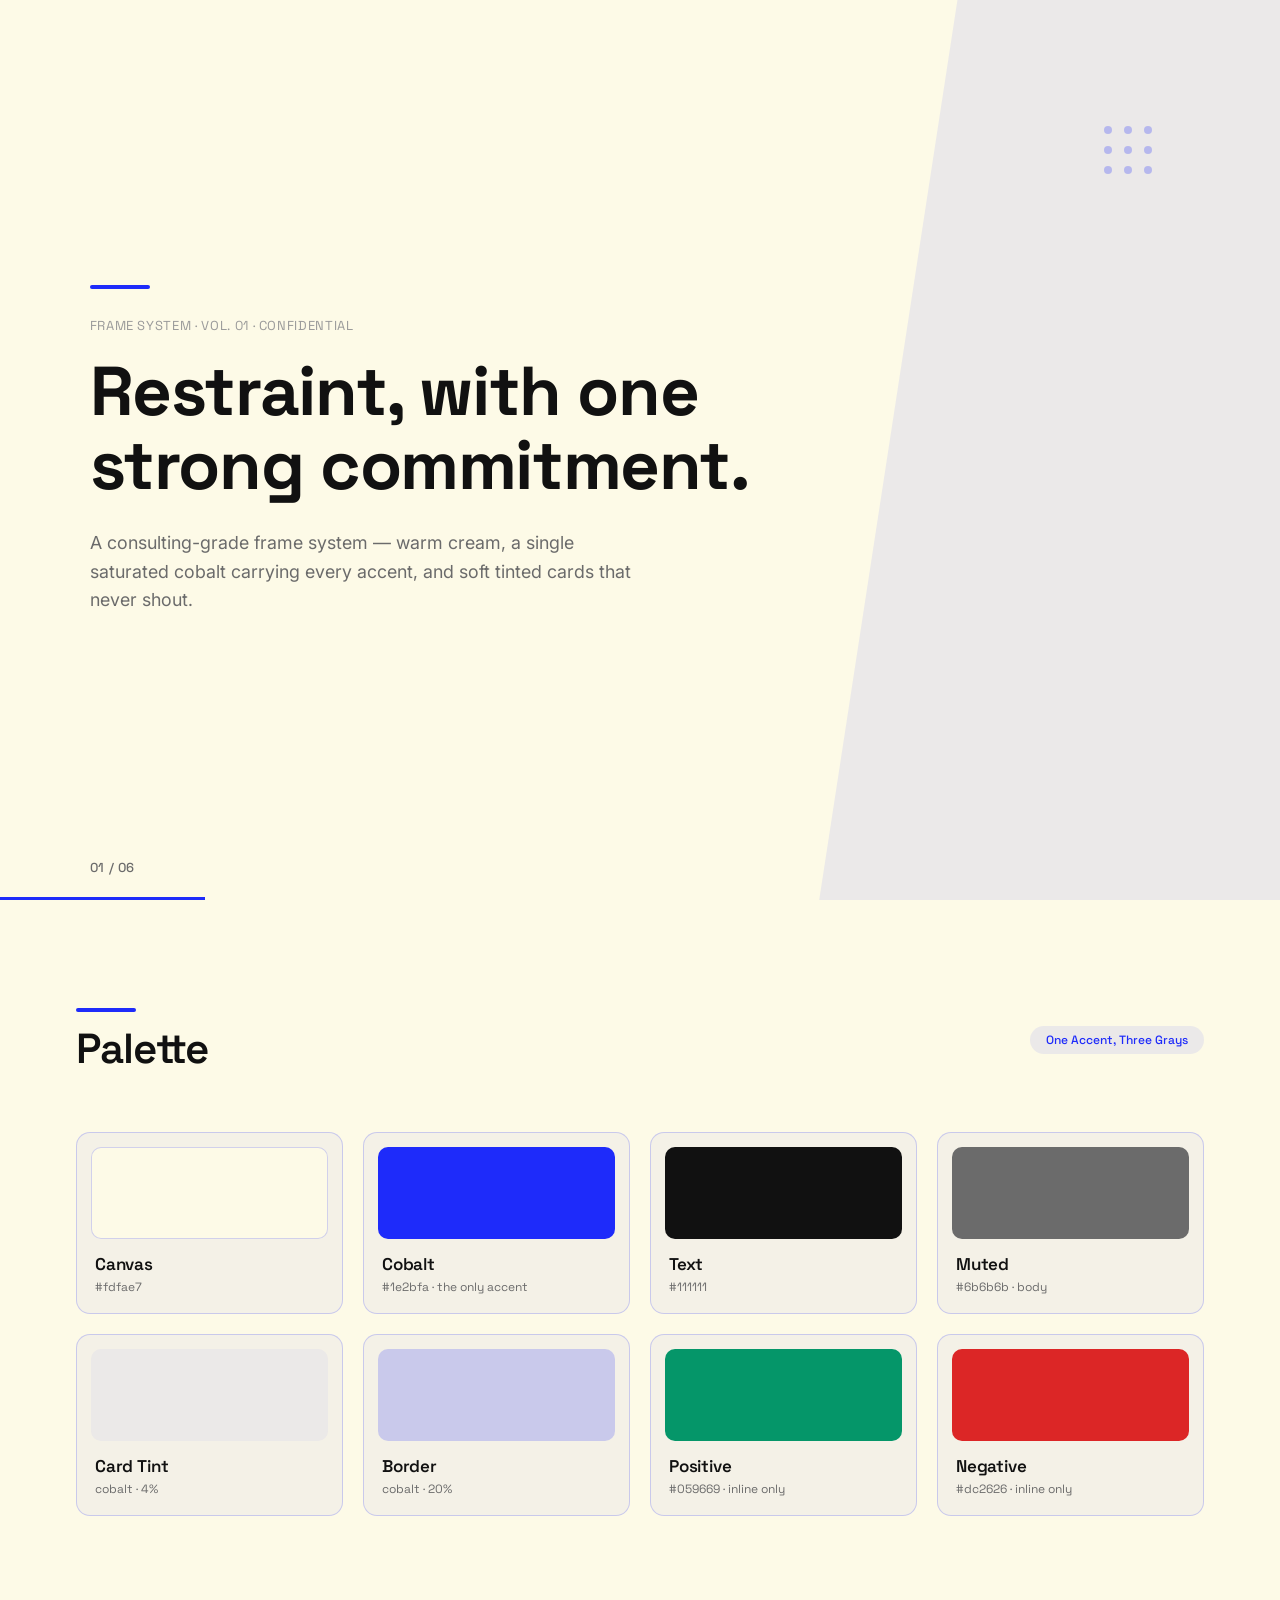
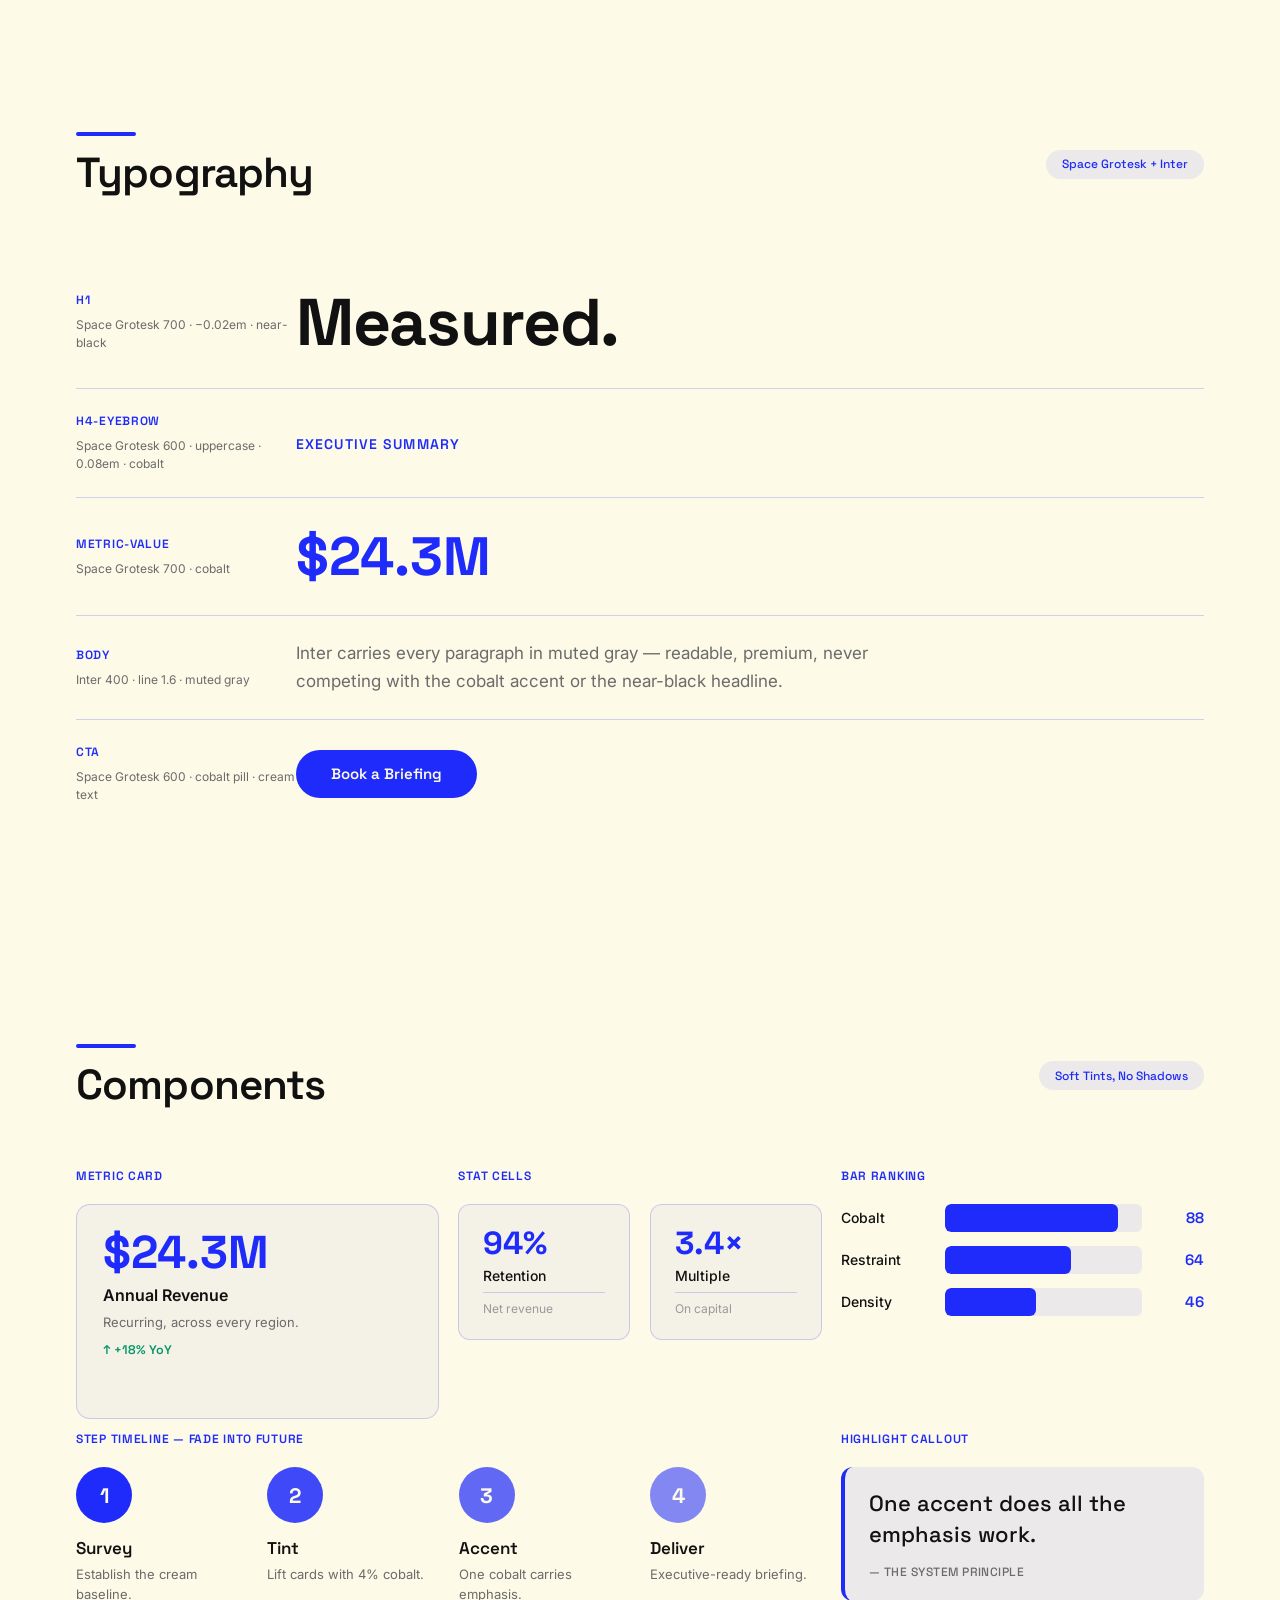
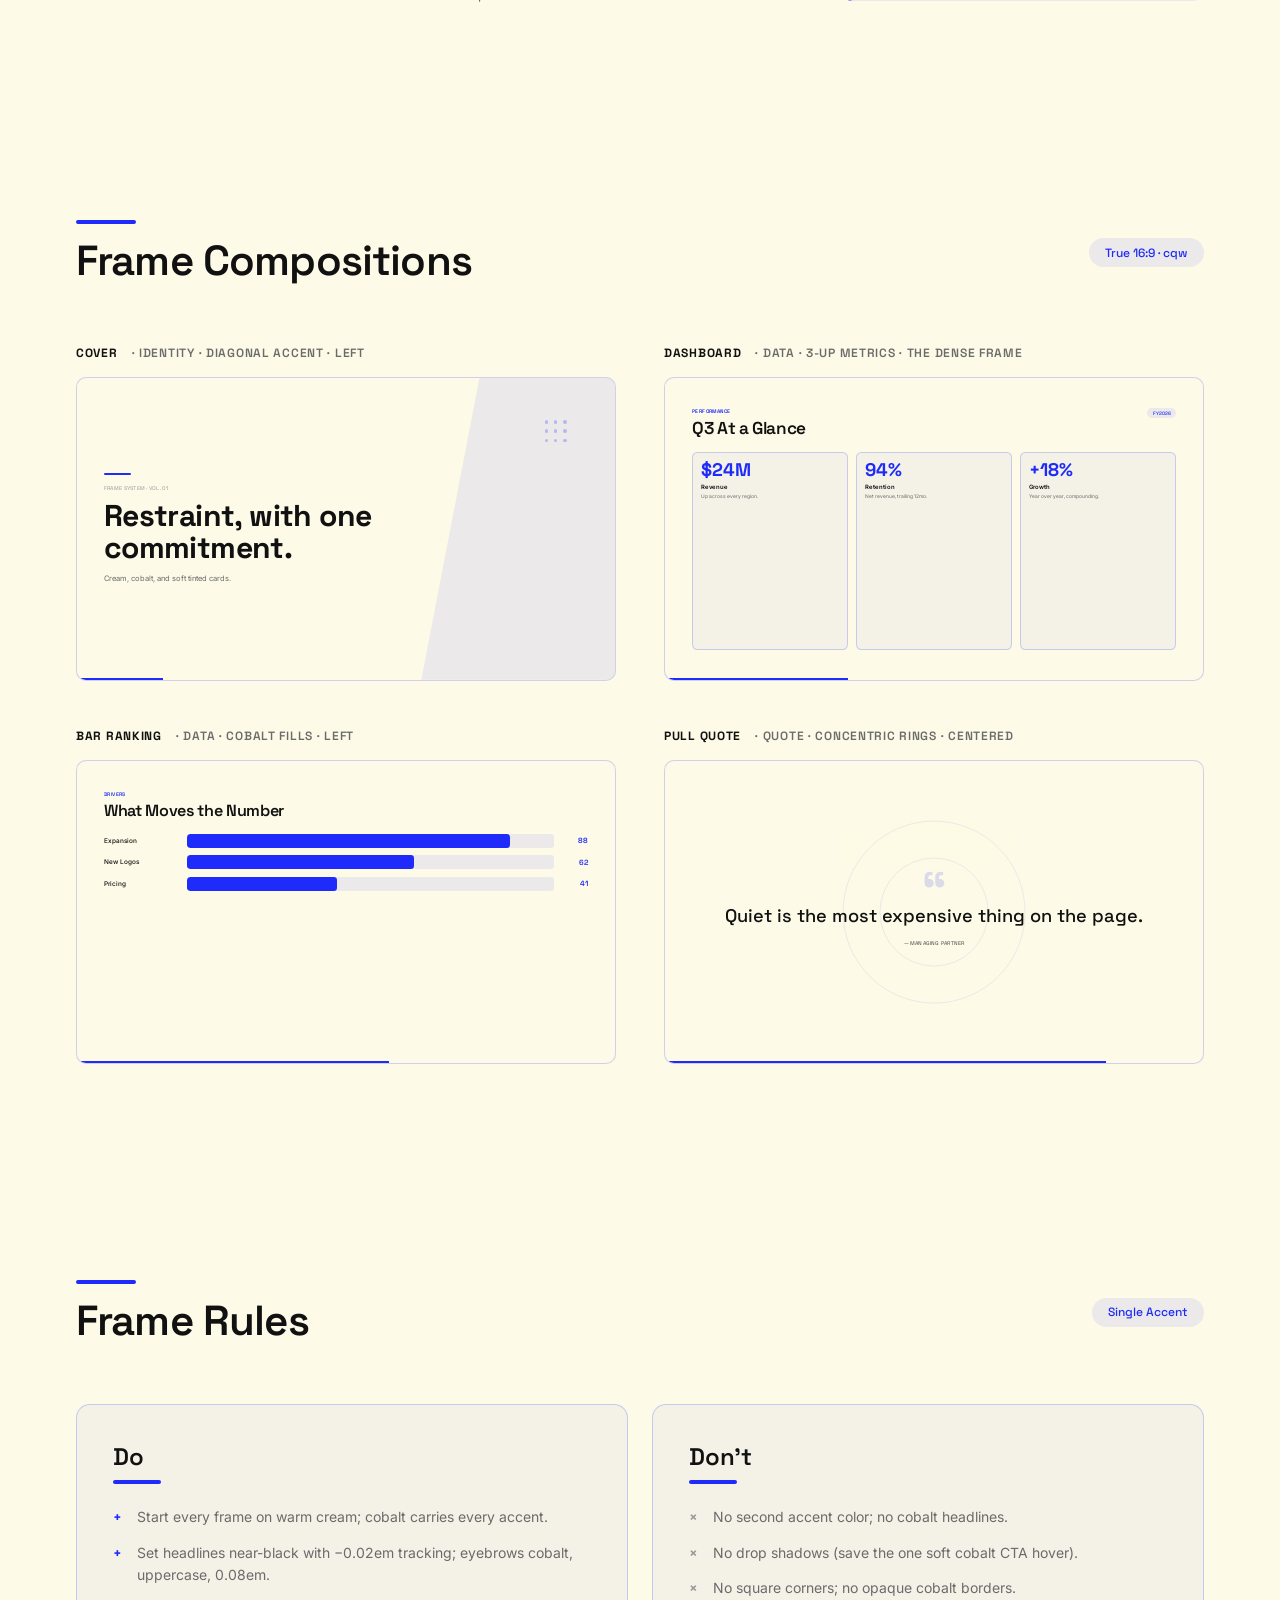
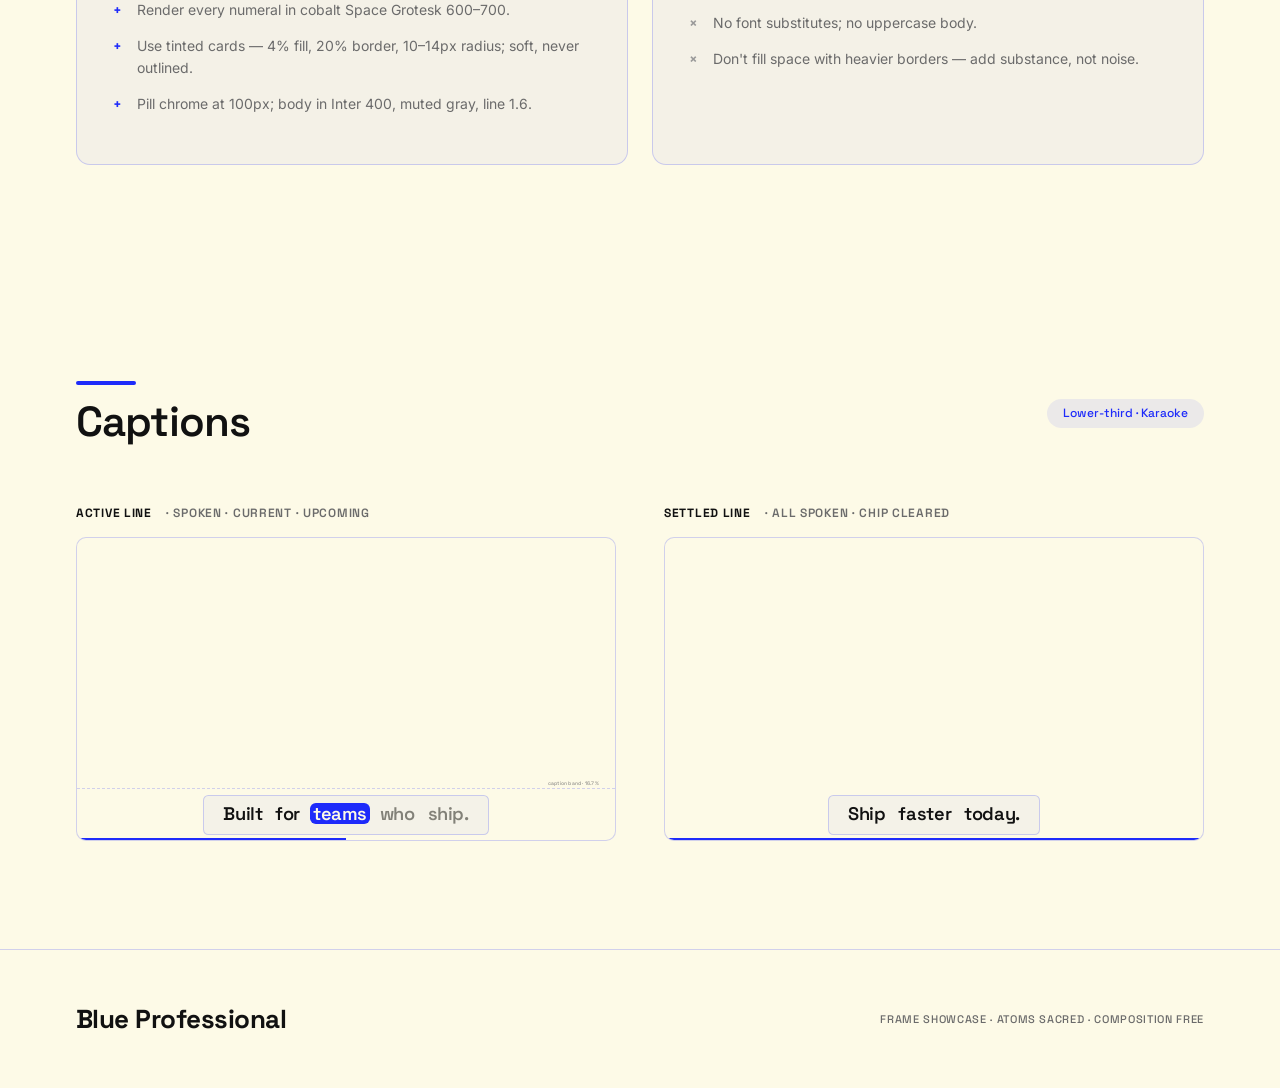
<file: .claude/skills/hyperframes/assets/frame-presets/blue-professional/frame-showcase.html>
<!doctype html>
<html lang="en">
  <head>
    <meta charset="utf-8" />
    <meta name="viewport" content="width=device-width,initial-scale=1" />
    <title>Blue Professional</title>
    <link rel="preconnect" href="https://fonts.googleapis.com" />
    <link rel="preconnect" href="https://fonts.gstatic.com" crossorigin />
    <link
      href="https://fonts.googleapis.com/css2?family=Space+Grotesk:wght@400;500;600;700&family=Inter:wght@400;500;600&display=swap"
      rel="stylesheet"
    />
    <style id="ds-tokens">
      :root {
        --bg: #fdfae7;
        --primary: #1e2bfa;
        --text: #111111;
        --muted: #6b6b6b;
        --light: #9a9a9a;
        --accent-light: rgba(30, 43, 250, 0.08);
        --accent-medium: rgba(30, 43, 250, 0.15);
        --border: rgba(30, 43, 250, 0.2);
        --card-bg: rgba(30, 43, 250, 0.04);
        --positive: #059669;
        --negative: #dc2626;
        --disp: "Space Grotesk", sans-serif;
        --body: "Inter", sans-serif;
      }
      * {
        margin: 0;
        padding: 0;
        box-sizing: border-box;
      }
      html {
        background: #0b0b16;
      }
      body {
        background: var(--bg);
        color: var(--muted);
        font-family: var(--body);
        -webkit-font-smoothing: antialiased;
      }
      .disp {
        font-family: var(--disp);
      }
      .eyebrow {
        font-family: var(--disp);
        font-weight: 600;
        text-transform: uppercase;
        letter-spacing: 0.08em;
        font-size: 14px;
        color: var(--primary);
      }

      section {
        padding: 108px 76px;
        position: relative;
      }
      .sec-head {
        display: flex;
        align-items: flex-start;
        gap: 20px;
        margin-bottom: 60px;
      }
      .sec-head .ey {
        display: flex;
        flex-direction: column;
        gap: 14px;
      }
      .sec-head .aline {
        width: 60px;
        height: 4px;
        background: var(--primary);
        border-radius: 2px;
      }
      .sec-head h2 {
        font-family: var(--disp);
        font-weight: 600;
        font-size: 42px;
        line-height: 1.1;
        letter-spacing: -0.02em;
        color: var(--text);
      }
      .sec-head .sp {
        flex: 1;
      }
      .sec-head .tagpill {
        background: var(--accent-light);
        color: var(--primary);
        padding: 0.4rem 1rem;
        border-radius: 100px;
        font-family: var(--disp);
        font-weight: 500;
        font-size: 12px;
        align-self: center;
      }

      /* COVER */
      .cover {
        min-height: 100vh;
        padding: 0 7vw;
        display: flex;
        flex-direction: column;
        justify-content: center;
        position: relative;
        overflow: hidden;
      }
      .cover .deco {
        position: absolute;
        top: 0;
        right: 0;
        bottom: 0;
        width: 36%;
        background: var(--accent-light);
        clip-path: polygon(30% 0, 100% 0, 100% 100%, 0% 100%);
      }
      .cover .dots {
        position: absolute;
        top: 14%;
        right: 10%;
        display: grid;
        grid-template-columns: repeat(3, 1fr);
        gap: 12px;
        opacity: 0.25;
        z-index: 2;
      }
      .cover .dots i {
        width: 8px;
        height: 8px;
        border-radius: 50%;
        background: var(--primary);
      }
      .cover .inner {
        position: relative;
        z-index: 3;
        max-width: 64%;
      }
      .cover .aline {
        width: 60px;
        height: 4px;
        background: var(--primary);
        border-radius: 2px;
        margin-bottom: 28px;
      }
      .cover .meta {
        font-family: var(--disp);
        font-weight: 400;
        font-size: 13px;
        letter-spacing: 0.05em;
        color: var(--light);
        margin-bottom: 20px;
      }
      .cover h1 {
        font-family: var(--disp);
        font-weight: 700;
        font-size: clamp(46px, 5.4vw, 76px);
        line-height: 1.08;
        letter-spacing: -0.02em;
        color: var(--text);
      }
      .cover .sub {
        font-family: var(--body);
        font-weight: 400;
        font-size: clamp(16px, 1.4vw, 20px);
        line-height: 1.6;
        color: var(--muted);
        margin-top: 26px;
        max-width: 560px;
      }
      .cover .pbar {
        position: absolute;
        bottom: 0;
        left: 0;
        height: 3px;
        width: 16%;
        background: var(--primary);
      }
      .cover .counter {
        position: absolute;
        bottom: 24px;
        left: 7vw;
        font-family: var(--disp);
        font-weight: 500;
        font-size: 13px;
        letter-spacing: 0.05em;
        color: var(--muted);
      }

      /* PALETTE */
      .swatches {
        display: grid;
        grid-template-columns: repeat(4, 1fr);
        gap: 20px;
      }
      .sw {
        background: var(--card-bg);
        border: 1.5px solid var(--border);
        border-radius: 14px;
        overflow: hidden;
      }
      .sw .chip {
        height: 92px;
        border-radius: 10px;
        margin: 14px 14px 0;
      }
      .sw .meta {
        padding: 14px 18px 18px;
      }
      .sw .name {
        font-family: var(--disp);
        font-weight: 600;
        font-size: 17px;
        color: var(--text);
        letter-spacing: -0.01em;
      }
      .sw .hex {
        font-family: var(--disp);
        font-size: 12px;
        color: var(--muted);
        margin-top: 4px;
      }

      /* TYPE */
      .type-row {
        display: grid;
        grid-template-columns: 220px 1fr;
        align-items: center;
        padding: 24px 0;
        border-bottom: 1px solid var(--border);
      }
      .type-row .tok {
        font-family: var(--disp);
        font-weight: 600;
        text-transform: uppercase;
        letter-spacing: 0.06em;
        font-size: 12px;
        color: var(--primary);
      }
      .type-row .m {
        font-size: 12px;
        color: var(--muted);
        margin-top: 8px;
        line-height: 1.5;
      }
      .type-row .spec {
        overflow: hidden;
      }

      /* COMPONENTS */
      .cnote {
        font-family: var(--disp);
        font-weight: 600;
        text-transform: uppercase;
        letter-spacing: 0.06em;
        font-size: 12px;
        color: var(--primary);
        margin-bottom: 20px;
      }
      .cgrid {
        display: grid;
        grid-template-columns: repeat(12, 1fr);
        gap: 1.2rem;
        margin-bottom: 48px;
      }
      .s3 {
        grid-column: span 3;
      }
      .s4 {
        grid-column: span 4;
      }
      .s6 {
        grid-column: span 6;
      }
      .s8 {
        grid-column: span 8;
      }
      .card {
        background: var(--card-bg);
        border: 1.5px solid var(--border);
        border-radius: 14px;
        padding: 1.5rem 1.6rem;
        height: 100%;
      }
      .card .mv {
        font-family: var(--disp);
        font-weight: 700;
        font-size: 46px;
        line-height: 1;
        color: var(--primary);
      }
      .card .ml {
        font-family: var(--body);
        font-weight: 600;
        font-size: 16px;
        color: var(--text);
        margin-top: 10px;
      }
      .card .md {
        font-size: 13px;
        line-height: 1.5;
        color: var(--muted);
        margin-top: 8px;
      }
      .card .chg {
        font-family: var(--disp);
        font-weight: 600;
        font-size: 12.5px;
        margin-top: 10px;
      }
      .card .chg.pos {
        color: var(--positive);
      }
      .card .chg.neg {
        color: var(--negative);
      }
      .statcell {
        background: var(--card-bg);
        border: 1px solid var(--border);
        border-radius: 12px;
        padding: 1.4rem 1.5rem;
      }
      .statcell .n {
        font-family: var(--disp);
        font-weight: 700;
        font-size: 32px;
        color: var(--primary);
        line-height: 1;
      }
      .statcell .nm {
        font-family: var(--body);
        font-weight: 500;
        font-size: 14px;
        color: var(--text);
        margin-top: 8px;
      }
      .statcell .ctx {
        font-size: 12px;
        color: var(--light);
        margin-top: 8px;
        padding-top: 8px;
        border-top: 1px solid var(--border);
      }
      .bars .row {
        display: flex;
        align-items: center;
        gap: 14px;
        margin-bottom: 14px;
      }
      .bars .bl {
        font-family: var(--body);
        font-weight: 500;
        font-size: 14px;
        color: var(--text);
        width: 90px;
      }
      .bars .track {
        flex: 1;
        height: 28px;
        background: var(--accent-light);
        border-radius: 6px;
        overflow: hidden;
      }
      .bars .fill {
        height: 100%;
        display: block;
        background: var(--primary);
        border-radius: 6px;
      }
      .bars .pct {
        font-family: var(--disp);
        font-weight: 600;
        font-size: 15px;
        color: var(--primary);
        width: 48px;
        text-align: right;
      }
      .steps {
        display: flex;
        gap: 20px;
      }
      .step {
        flex: 1;
      }
      .step .circ {
        width: 56px;
        height: 56px;
        border-radius: 50%;
        background: var(--primary);
        color: var(--bg);
        display: grid;
        place-items: center;
        font-family: var(--disp);
        font-weight: 700;
        font-size: 21px;
      }
      .step .t {
        font-family: var(--disp);
        font-weight: 600;
        font-size: 17px;
        color: var(--text);
        margin-top: 14px;
      }
      .step .d {
        font-size: 13px;
        line-height: 1.5;
        color: var(--muted);
        margin-top: 6px;
      }
      .hilite {
        background: var(--accent-light);
        border-left: 4px solid var(--primary);
        border-radius: 12px;
        padding: 1.3rem 1.5rem;
      }
      .hilite .q {
        font-family: var(--disp);
        font-weight: 500;
        font-size: 22px;
        line-height: 1.4;
        color: var(--text);
      }
      .hilite .c {
        font-family: var(--disp);
        font-weight: 500;
        text-transform: uppercase;
        letter-spacing: 0.04em;
        font-size: 12px;
        color: var(--muted);
        margin-top: 14px;
      }
      .cta {
        display: inline-block;
        background: var(--primary);
        color: var(--bg);
        padding: 0.9rem 2.2rem;
        border-radius: 100px;
        font-family: var(--disp);
        font-weight: 600;
        font-size: 15px;
      }

      /* COMPOSITIONS */
      .gallery {
        display: grid;
        grid-template-columns: 1fr 1fr;
        gap: 48px;
      }
      .fw .flabel {
        display: flex;
        gap: 14px;
        align-items: baseline;
        margin-bottom: 16px;
        font-family: var(--disp);
        font-weight: 600;
        text-transform: uppercase;
        letter-spacing: 0.06em;
        font-size: 12px;
        color: var(--muted);
      }
      .fw .flabel b {
        color: var(--text);
      }
      .frame {
        aspect-ratio: 16/9;
        container-type: size;
        position: relative;
        overflow: hidden;
        background: var(--bg);
        border: 1px solid var(--border);
        border-radius: 10px;
      }
      .frame > .body {
        position: absolute;
        inset: 0;
        z-index: 3;
      }
      .frame .pbar {
        position: absolute;
        bottom: 0;
        left: 0;
        height: 0.3cqw;
        background: var(--primary);
        z-index: 5;
      }

      /* f1 cover */
      .gf1 .deco {
        position: absolute;
        top: 0;
        right: 0;
        bottom: 0;
        width: 36%;
        background: var(--accent-light);
        clip-path: polygon(30% 0, 100% 0, 100% 100%, 0% 100%);
        z-index: 1;
      }
      .gf1 .dots {
        position: absolute;
        top: 14%;
        right: 9%;
        display: grid;
        grid-template-columns: repeat(3, 1fr);
        gap: 1cqw;
        opacity: 0.25;
        z-index: 2;
      }
      .gf1 .dots i {
        width: 0.7cqw;
        height: 0.7cqw;
        border-radius: 50%;
        background: var(--primary);
      }
      .gf1 .body {
        display: flex;
        flex-direction: column;
        justify-content: center;
        padding: 0 5cqw;
      }
      .gf1 .aline {
        width: 5cqw;
        height: 0.3cqw;
        background: var(--primary);
        border-radius: 0.2cqw;
        margin-bottom: 2cqw;
      }
      .gf1 .ey {
        font-family: var(--disp);
        font-weight: 400;
        font-size: 1cqw;
        letter-spacing: 0.05em;
        color: var(--light);
        margin-bottom: 1.4cqw;
      }
      .gf1 h3 {
        font-family: var(--disp);
        font-weight: 700;
        font-size: 5.6cqw;
        line-height: 1.06;
        letter-spacing: -0.02em;
        color: var(--text);
        max-width: 58cqw;
      }
      .gf1 .sub {
        font-size: 1.4cqw;
        line-height: 1.5;
        color: var(--muted);
        margin-top: 1.8cqw;
        max-width: 48cqw;
      }

      /* f2 dashboard */
      .gf2 .body {
        padding: 5.5cqw 5cqw;
        display: flex;
        flex-direction: column;
      }
      .gf2 .hdr {
        display: flex;
        justify-content: space-between;
        align-items: flex-start;
        margin-bottom: 2.4cqw;
      }
      .gf2 .ey {
        font-family: var(--disp);
        font-weight: 600;
        text-transform: uppercase;
        letter-spacing: 0.08em;
        font-size: 0.95cqw;
        color: var(--primary);
      }
      .gf2 h3 {
        font-family: var(--disp);
        font-weight: 600;
        font-size: 3.2cqw;
        letter-spacing: -0.02em;
        color: var(--text);
        margin-top: 0.6cqw;
      }
      .gf2 .tp {
        background: var(--accent-light);
        color: var(--primary);
        padding: 0.4cqw 1cqw;
        border-radius: 100px;
        font-family: var(--disp);
        font-weight: 500;
        font-size: 0.9cqw;
      }
      .gf2 .grid {
        display: grid;
        grid-template-columns: repeat(3, 1fr);
        gap: 1.4cqw;
        flex: 1;
      }
      .gf2 .c {
        background: var(--card-bg);
        border: 0.1cqw solid var(--border);
        border-radius: 1cqw;
        padding: 1.6cqw;
      }
      .gf2 .c .n {
        font-family: var(--disp);
        font-weight: 700;
        font-size: 3.4cqw;
        color: var(--primary);
        line-height: 1;
      }
      .gf2 .c .nm {
        font-family: var(--body);
        font-weight: 600;
        font-size: 1.1cqw;
        color: var(--text);
        margin-top: 0.6cqw;
      }
      .gf2 .c .d {
        font-size: 0.92cqw;
        line-height: 1.45;
        color: var(--muted);
        margin-top: 0.5cqw;
      }

      /* f3 bars */
      .gf3 .body {
        padding: 5.5cqw 5cqw;
        display: flex;
        flex-direction: column;
      }
      .gf3 .ey {
        font-family: var(--disp);
        font-weight: 600;
        text-transform: uppercase;
        letter-spacing: 0.08em;
        font-size: 0.95cqw;
        color: var(--primary);
        margin-bottom: 0.6cqw;
      }
      .gf3 h3 {
        font-family: var(--disp);
        font-weight: 600;
        font-size: 3cqw;
        letter-spacing: -0.02em;
        color: var(--text);
        margin-bottom: 2.4cqw;
      }
      .gf3 .row {
        display: flex;
        align-items: center;
        gap: 1.4cqw;
        margin-bottom: 1.4cqw;
      }
      .gf3 .bl {
        font-family: var(--body);
        font-weight: 500;
        font-size: 1.2cqw;
        color: var(--text);
        width: 14cqw;
      }
      .gf3 .track {
        flex: 1;
        height: 2.6cqw;
        background: var(--accent-light);
        border-radius: 0.6cqw;
        overflow: hidden;
      }
      .gf3 .fill {
        height: 100%;
        display: block;
        background: var(--primary);
        border-radius: 0.6cqw;
      }
      .gf3 .pct {
        font-family: var(--disp);
        font-weight: 600;
        font-size: 1.4cqw;
        color: var(--primary);
        width: 5cqw;
        text-align: right;
      }

      /* f4 quote/closing */
      .gf4 {
        position: relative;
      }
      .gf4 .rings {
        position: absolute;
        left: 50%;
        top: 50%;
        transform: translate(-50%, -50%);
        width: 34cqw;
        height: 34cqw;
        border: 0.1cqw solid var(--border);
        border-radius: 50%;
        opacity: 0.4;
        z-index: 1;
      }
      .gf4 .rings::before {
        content: "";
        position: absolute;
        inset: 20%;
        border: 0.1cqw solid var(--border);
        border-radius: 50%;
      }
      .gf4 .body {
        display: flex;
        flex-direction: column;
        justify-content: center;
        align-items: center;
        text-align: center;
        padding: 0 9cqw;
      }
      .gf4 .qm {
        font-family: var(--disp);
        font-weight: 700;
        font-size: 9cqw;
        line-height: 0.5;
        color: var(--primary);
        opacity: 0.15;
        height: 4cqw;
      }
      .gf4 .q {
        font-family: var(--disp);
        font-weight: 500;
        font-size: 3.4cqw;
        line-height: 1.35;
        color: var(--text);
        margin-top: 1cqw;
      }
      .gf4 .c {
        font-family: var(--disp);
        font-weight: 500;
        text-transform: uppercase;
        letter-spacing: 0.04em;
        font-size: 1cqw;
        color: var(--muted);
        margin-top: 2cqw;
      }

      /* PRINCIPLES */
      .dos {
        display: grid;
        grid-template-columns: 1fr 1fr;
        gap: 24px;
      }
      .do-card {
        background: var(--card-bg);
        border: 1.5px solid var(--border);
        border-radius: 14px;
        padding: 36px;
      }
      .do-card h4 {
        font-family: var(--disp);
        font-weight: 600;
        font-size: 24px;
        color: var(--text);
        margin-bottom: 8px;
        letter-spacing: -0.01em;
      }
      .do-card .aline {
        width: 48px;
        height: 4px;
        background: var(--primary);
        border-radius: 2px;
        margin-bottom: 22px;
      }
      .do-card ul {
        list-style: none;
      }
      .do-card li {
        font-size: 14px;
        line-height: 1.6;
        padding-left: 24px;
        position: relative;
        margin-bottom: 13px;
        color: var(--muted);
      }
      .do-card li::before {
        position: absolute;
        left: 0;
        font-family: var(--disp);
        font-weight: 700;
        color: var(--primary);
      }
      .do-card.do li::before {
        content: "+";
      }
      .do-card.dont li::before {
        content: "\00d7";
        color: var(--light);
      }

      .foot {
        padding: 52px 76px;
        border-top: 1px solid var(--border);
        display: flex;
        justify-content: space-between;
        align-items: center;
      }
      .foot .l {
        font-family: var(--disp);
        font-weight: 700;
        font-size: 26px;
        color: var(--text);
        letter-spacing: -0.02em;
      }
      .foot .r {
        font-family: var(--disp);
        font-weight: 500;
        text-transform: uppercase;
        letter-spacing: 0.06em;
        font-size: 11px;
        color: var(--muted);
      }
      @media (max-width: 1100px) {
        .gallery {
          grid-template-columns: 1fr;
        }
        .swatches {
          grid-template-columns: 1fr 1fr;
        }
      }
    </style>
    <link
      rel="stylesheet"
      href="https://fonts.googleapis.com/css2?family=Space+Grotesk:wght@400;500;600;700&display=swap"
    />
    <link
      rel="stylesheet"
      href="https://fonts.googleapis.com/css2?family=Inter:wght@400;500;600;700&display=swap"
    />
    <style id="ft-override">
      :root {
        --primary: #fdfae7 !important;
        --secondary: #111111 !important;
        --tertiary: #6b6b6b !important;
        --accent: #1e2bfa !important;
        --f-disp: "Space Grotesk", sans-serif !important;
        --f-body: "Inter", sans-serif !important;
        --bg: #fdfae7 !important;
        --primary: #1e2bfa !important;
        --text: #111111 !important;
        --muted: #6b6b6b !important;
        --disp: "Space Grotesk", sans-serif !important;
        --body: "Inter", sans-serif !important;
        --light: #9a9a9a !important;
        --positive: #059669 !important;
        --negative: #dc2626 !important;
        --accent-light: rgba(30, 43, 250, 0.08) !important;
        --accent-medium: rgba(30, 43, 250, 0.15) !important;
        --border: rgba(30, 43, 250, 0.2) !important;
        --card-bg: rgba(30, 43, 250, 0.04) !important;
      }
    </style>
  </head>
  <body>
    <!-- COVER -->
    <section class="cover">
      <div class="deco"></div>
      <div class="dots"><i></i><i></i><i></i><i></i><i></i><i></i><i></i><i></i><i></i></div>
      <div class="inner">
        <div class="aline"></div>
        <div class="meta">FRAME SYSTEM · VOL. 01 · CONFIDENTIAL</div>
        <h1>Restraint, with one strong commitment.</h1>
        <div class="sub">
          A consulting-grade frame system — warm cream, a single saturated cobalt carrying every
          accent, and soft tinted cards that never shout.
        </div>
      </div>
      <div class="counter">01 / 06</div>
      <div class="pbar"></div>
    </section>

    <!-- PALETTE -->
    <section>
      <div class="sec-head">
        <div class="ey">
          <div class="aline"></div>
          <h2>Palette</h2>
        </div>
        <span class="sp"></span><span class="tagpill">One Accent, Three Grays</span>
      </div>
      <div class="swatches">
        <div class="sw">
          <div
            class="chip"
            style="background: var(--bg); box-shadow: inset 0 0 0 1px var(--border)"
          ></div>
          <div class="meta">
            <div class="name">Canvas</div>
            <div class="hex">#fdfae7</div>
          </div>
        </div>
        <div class="sw">
          <div class="chip" style="background: var(--primary)"></div>
          <div class="meta">
            <div class="name">Cobalt</div>
            <div class="hex">#1e2bfa · the only accent</div>
          </div>
        </div>
        <div class="sw">
          <div class="chip" style="background: var(--text)"></div>
          <div class="meta">
            <div class="name">Text</div>
            <div class="hex">#111111</div>
          </div>
        </div>
        <div class="sw">
          <div class="chip" style="background: var(--muted)"></div>
          <div class="meta">
            <div class="name">Muted</div>
            <div class="hex">#6b6b6b · body</div>
          </div>
        </div>
        <div class="sw">
          <div class="chip" style="background: var(--card-bg)"></div>
          <div class="meta">
            <div class="name">Card Tint</div>
            <div class="hex">cobalt · 4%</div>
          </div>
        </div>
        <div class="sw">
          <div class="chip" style="background: var(--border)"></div>
          <div class="meta">
            <div class="name">Border</div>
            <div class="hex">cobalt · 20%</div>
          </div>
        </div>
        <div class="sw">
          <div class="chip" style="background: var(--positive)"></div>
          <div class="meta">
            <div class="name">Positive</div>
            <div class="hex">#059669 · inline only</div>
          </div>
        </div>
        <div class="sw">
          <div class="chip" style="background: var(--negative)"></div>
          <div class="meta">
            <div class="name">Negative</div>
            <div class="hex">#dc2626 · inline only</div>
          </div>
        </div>
      </div>
    </section>

    <!-- TYPOGRAPHY -->
    <section>
      <div class="sec-head">
        <div class="ey">
          <div class="aline"></div>
          <h2>Typography</h2>
        </div>
        <span class="sp"></span><span class="tagpill">Space Grotesk + Inter</span>
      </div>
      <div class="type-row">
        <div>
          <div class="tok">h1</div>
          <div class="m">Space Grotesk 700 · −0.02em · near-black</div>
        </div>
        <div class="spec">
          <span
            class="disp"
            style="font-weight: 700; font-size: 66px; letter-spacing: -0.02em; color: var(--text)"
            >Measured.</span
          >
        </div>
      </div>
      <div class="type-row">
        <div>
          <div class="tok">h4-eyebrow</div>
          <div class="m">Space Grotesk 600 · uppercase · 0.08em · cobalt</div>
        </div>
        <div class="spec"><span class="eyebrow">Executive Summary</span></div>
      </div>
      <div class="type-row">
        <div>
          <div class="tok">metric-value</div>
          <div class="m">Space Grotesk 700 · cobalt</div>
        </div>
        <div class="spec">
          <span class="disp" style="font-weight: 700; font-size: 54px; color: var(--primary)"
            >$24.3M</span
          >
        </div>
      </div>
      <div class="type-row">
        <div>
          <div class="tok">body</div>
          <div class="m">Inter 400 · line 1.6 · muted gray</div>
        </div>
        <div class="spec">
          <p style="font-size: 17px; line-height: 1.6; max-width: 660px">
            Inter carries every paragraph in muted gray — readable, premium, never competing with
            the cobalt accent or the near-black headline.
          </p>
        </div>
      </div>
      <div class="type-row" style="border-bottom: 0">
        <div>
          <div class="tok">cta</div>
          <div class="m">Space Grotesk 600 · cobalt pill · cream text</div>
        </div>
        <div class="spec"><span class="cta">Book a Briefing</span></div>
      </div>
    </section>

    <!-- COMPONENTS -->
    <section>
      <div class="sec-head">
        <div class="ey">
          <div class="aline"></div>
          <h2>Components</h2>
        </div>
        <span class="sp"></span><span class="tagpill">Soft Tints, No Shadows</span>
      </div>

      <div class="cgrid">
        <div class="s4">
          <div class="cnote">Metric card</div>
          <div class="card">
            <div class="mv">$24.3M</div>
            <div class="ml">Annual Revenue</div>
            <div class="md">Recurring, across every region.</div>
            <div class="chg pos">↑ +18% YoY</div>
          </div>
        </div>
        <div class="s4">
          <div class="cnote">Stat cells</div>
          <div style="display: grid; grid-template-columns: 1fr 1fr; gap: 1.2rem">
            <div class="statcell">
              <div class="n">94%</div>
              <div class="nm">Retention</div>
              <div class="ctx">Net revenue</div>
            </div>
            <div class="statcell">
              <div class="n">3.4×</div>
              <div class="nm">Multiple</div>
              <div class="ctx">On capital</div>
            </div>
          </div>
        </div>
        <div class="s4">
          <div class="cnote">Bar ranking</div>
          <div class="bars">
            <div class="row">
              <span class="bl">Cobalt</span
              ><span class="track"><span class="fill" style="width: 88%"></span></span
              ><span class="pct">88</span>
            </div>
            <div class="row">
              <span class="bl">Restraint</span
              ><span class="track"><span class="fill" style="width: 64%"></span></span
              ><span class="pct">64</span>
            </div>
            <div class="row">
              <span class="bl">Density</span
              ><span class="track"><span class="fill" style="width: 46%"></span></span
              ><span class="pct">46</span>
            </div>
          </div>
        </div>
      </div>

      <div class="cgrid" style="margin-bottom: 0">
        <div class="s8">
          <div class="cnote">Step timeline — fade into future</div>
          <div class="steps">
            <div class="step">
              <div class="circ" style="opacity: 1">1</div>
              <div class="t">Survey</div>
              <div class="d">Establish the cream baseline.</div>
            </div>
            <div class="step">
              <div class="circ" style="opacity: 0.85">2</div>
              <div class="t">Tint</div>
              <div class="d">Lift cards with 4% cobalt.</div>
            </div>
            <div class="step">
              <div class="circ" style="opacity: 0.7">3</div>
              <div class="t">Accent</div>
              <div class="d">One cobalt carries emphasis.</div>
            </div>
            <div class="step">
              <div class="circ" style="opacity: 0.55">4</div>
              <div class="t">Deliver</div>
              <div class="d">Executive-ready briefing.</div>
            </div>
          </div>
        </div>
        <div class="s4">
          <div class="cnote">Highlight callout</div>
          <div class="hilite">
            <div class="q">One accent does all the emphasis work.</div>
            <div class="c">— The System Principle</div>
          </div>
        </div>
      </div>
    </section>

    <!-- COMPOSITIONS -->
    <section>
      <div class="sec-head">
        <div class="ey">
          <div class="aline"></div>
          <h2>Frame Compositions</h2>
        </div>
        <span class="sp"></span><span class="tagpill">True 16:9 · cqw</span>
      </div>
      <div class="gallery">
        <div class="fw">
          <div class="flabel"><b>Cover</b><span>· identity · diagonal accent · left</span></div>
          <div class="frame gf1">
            <div class="deco"></div>
            <div class="dots"><i></i><i></i><i></i><i></i><i></i><i></i><i></i><i></i><i></i></div>
            <div class="body">
              <div class="aline"></div>
              <div class="ey">FRAME SYSTEM · VOL. 01</div>
              <h3>Restraint, with one commitment.</h3>
              <div class="sub">Cream, cobalt, and soft tinted cards.</div>
            </div>
            <div class="pbar" style="width: 16%"></div>
          </div>
        </div>

        <div class="fw">
          <div class="flabel">
            <b>Dashboard</b><span>· data · 3-up metrics · the dense frame</span>
          </div>
          <div class="frame gf2">
            <div class="body">
              <div class="hdr">
                <div>
                  <div class="ey">Performance</div>
                  <h3>Q3 At a Glance</h3>
                </div>
                <span class="tp">FY2026</span>
              </div>
              <div class="grid">
                <div class="c">
                  <div class="n">$24M</div>
                  <div class="nm">Revenue</div>
                  <div class="d">Up across every region.</div>
                </div>
                <div class="c">
                  <div class="n">94%</div>
                  <div class="nm">Retention</div>
                  <div class="d">Net revenue, trailing 12mo.</div>
                </div>
                <div class="c">
                  <div class="n">+18%</div>
                  <div class="nm">Growth</div>
                  <div class="d">Year over year, compounding.</div>
                </div>
              </div>
            </div>
            <div class="pbar" style="width: 34%"></div>
          </div>
        </div>

        <div class="fw">
          <div class="flabel"><b>Bar Ranking</b><span>· data · cobalt fills · left</span></div>
          <div class="frame gf3">
            <div class="body">
              <div class="ey">Drivers</div>
              <h3>What Moves the Number</h3>
              <div class="row">
                <span class="bl">Expansion</span
                ><span class="track"><span class="fill" style="width: 88%"></span></span
                ><span class="pct">88</span>
              </div>
              <div class="row">
                <span class="bl">New Logos</span
                ><span class="track"><span class="fill" style="width: 62%"></span></span
                ><span class="pct">62</span>
              </div>
              <div class="row">
                <span class="bl">Pricing</span
                ><span class="track"><span class="fill" style="width: 41%"></span></span
                ><span class="pct">41</span>
              </div>
            </div>
            <div class="pbar" style="width: 58%"></div>
          </div>
        </div>

        <div class="fw">
          <div class="flabel">
            <b>Pull Quote</b><span>· quote · concentric rings · centered</span>
          </div>
          <div class="frame gf4">
            <div class="rings"></div>
            <div class="body">
              <div class="qm">&ldquo;</div>
              <div class="q">Quiet is the most expensive thing on the page.</div>
              <div class="c">— Managing Partner</div>
            </div>
            <div class="pbar" style="width: 82%"></div>
          </div>
        </div>
      </div>
    </section>

    <!-- PRINCIPLES -->
    <section>
      <div class="sec-head">
        <div class="ey">
          <div class="aline"></div>
          <h2>Frame Rules</h2>
        </div>
        <span class="sp"></span><span class="tagpill">Single Accent</span>
      </div>
      <div class="dos">
        <div class="do-card do">
          <h4>Do</h4>
          <div class="aline"></div>
          <ul>
            <li>Start every frame on warm cream; cobalt carries every accent.</li>
            <li>
              Set headlines near-black with −0.02em tracking; eyebrows cobalt, uppercase, 0.08em.
            </li>
            <li>Render every numeral in cobalt Space Grotesk 600–700.</li>
            <li>Use tinted cards — 4% fill, 20% border, 10–14px radius; soft, never outlined.</li>
            <li>Pill chrome at 100px; body in Inter 400, muted gray, line 1.6.</li>
          </ul>
        </div>
        <div class="do-card dont">
          <h4>Don't</h4>
          <div class="aline"></div>
          <ul>
            <li>No second accent color; no cobalt headlines.</li>
            <li>No drop shadows (save the one soft cobalt CTA hover).</li>
            <li>No square corners; no opaque cobalt borders.</li>
            <li>No font substitutes; no uppercase body.</li>
            <li>Don't fill space with heavier borders — add substance, not noise.</li>
          </ul>
        </div>
      </div>
    </section>

    <!-- CAPTIONS — preview of caption-skin.html (the preset's lower-third karaoke look) -->
    <style>
      /* mirrors caption-skin.html; the skin's --cap-* vocab mapped to this preset's tokens */
      .capdemo {
        --cap-ink: var(--text);
        --cap-canvas: var(--bg);
        --cap-accent: var(--primary);
        --cap-accent-2: var(--negative);
      }
      .capdemo .stage {
        position: absolute;
        left: 0;
        right: 0;
        bottom: 0;
        height: 16.67cqh;
        display: flex;
        align-items: center;
        justify-content: center;
        z-index: 4;
      }
      .capdemo .pill {
        max-width: 80cqw;
        padding: 1.4cqw 3cqw 1.7cqw;
        background: color-mix(in srgb, var(--cap-accent) 4%, var(--cap-canvas));
        border: 0.16cqw solid color-mix(in srgb, var(--cap-accent) 20%, transparent);
        border-radius: 1cqw;
      }
      .capdemo .line {
        display: flex;
        flex-wrap: wrap;
        justify-content: center;
        gap: 0.1em 0.34em;
        font-family: var(--disp);
        font-weight: 600;
        font-size: 3.4cqw;
        line-height: 1.16;
        letter-spacing: -0.02em;
      }
      .capdemo .w {
        display: inline-block;
        padding: 0 0.18em;
        border-radius: 0.32em;
        color: color-mix(in srgb, var(--cap-ink) 52%, var(--cap-canvas));
      }
      .capdemo .w.spoken {
        color: var(--cap-ink);
      }
      .capdemo .w.active {
        color: var(--cap-canvas);
        background: var(--cap-accent);
      }
      .capdemo .bandline {
        position: absolute;
        left: 0;
        right: 0;
        bottom: 16.67cqh;
        border-top: 1px dashed var(--border);
        z-index: 3;
      }
      .capdemo .bandtag {
        position: absolute;
        right: 3cqw;
        bottom: calc(16.67cqh + 0.7cqw);
        font-family: var(--disp);
        font-weight: 500;
        font-size: 0.95cqw;
        letter-spacing: 0.04em;
        color: var(--muted);
        opacity: 0.7;
        z-index: 4;
      }
    </style>
    <section>
      <div class="sec-head">
        <div class="ey">
          <div class="aline"></div>
          <h2>Captions</h2>
        </div>
        <span class="sp"></span><span class="tagpill">Lower-third · Karaoke</span>
      </div>
      <div class="gallery">
        <div class="fw">
          <div class="flabel"><b>Active line</b><span>· spoken · current · upcoming</span></div>
          <div class="frame capdemo">
            <div class="deco"></div>
            <div class="bandline"></div>
            <div class="bandtag">caption band · 16.7%</div>
            <div class="stage">
              <div class="pill">
                <div class="line">
                  <span class="w spoken">Built</span>
                  <span class="w spoken">for</span>
                  <span class="w active">teams</span>
                  <span class="w">who</span>
                  <span class="w">ship.</span>
                </div>
              </div>
            </div>
            <div class="pbar" style="width: 50%"></div>
          </div>
        </div>

        <div class="fw">
          <div class="flabel"><b>Settled line</b><span>· all spoken · chip cleared</span></div>
          <div class="frame capdemo">
            <div class="stage">
              <div class="pill">
                <div class="line">
                  <span class="w spoken">Ship</span>
                  <span class="w spoken">faster</span>
                  <span class="w spoken">today.</span>
                </div>
              </div>
            </div>
            <div class="pbar" style="width: 100%"></div>
          </div>
        </div>
      </div>
    </section>

    <div class="foot">
      <span class="l">Blue Professional</span>
      <span class="r">Frame Showcase · Atoms Sacred · Composition Free</span>
    </div>

    <template id="__bundler_thumbnail">
      <svg viewBox="0 0 100 100" xmlns="http://www.w3.org/2000/svg">
        <rect width="100" height="100" fill="#fdfae7" />
        <rect x="58" y="0" width="42" height="100" fill="#1e2bfa" opacity="0.08" />
        <rect x="14" y="40" width="6" height="20" fill="#1e2bfa" />
        <rect x="26" y="44" width="44" height="6" rx="3" fill="#111111" />
        <rect x="26" y="56" width="30" height="4" rx="2" fill="#1e2bfa" />
      </svg>
    </template>
  </body>
</html>
</file>
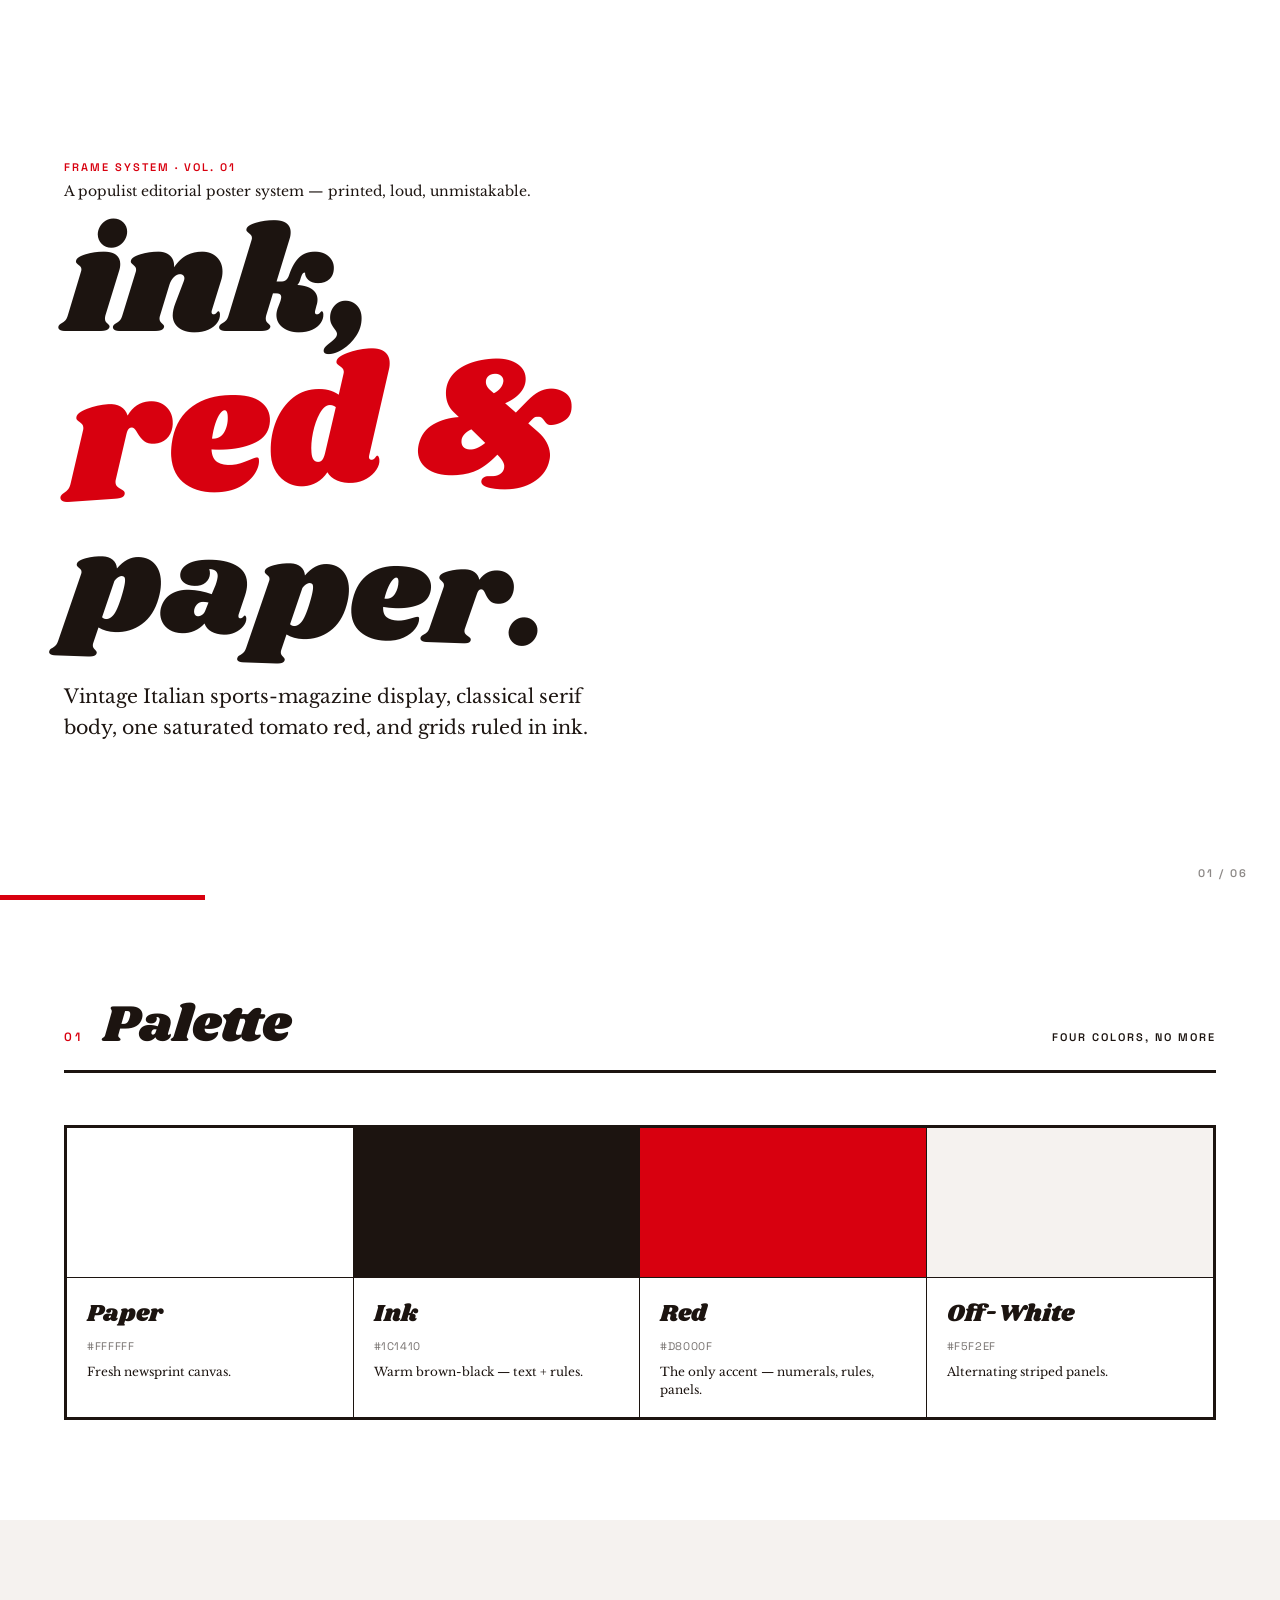
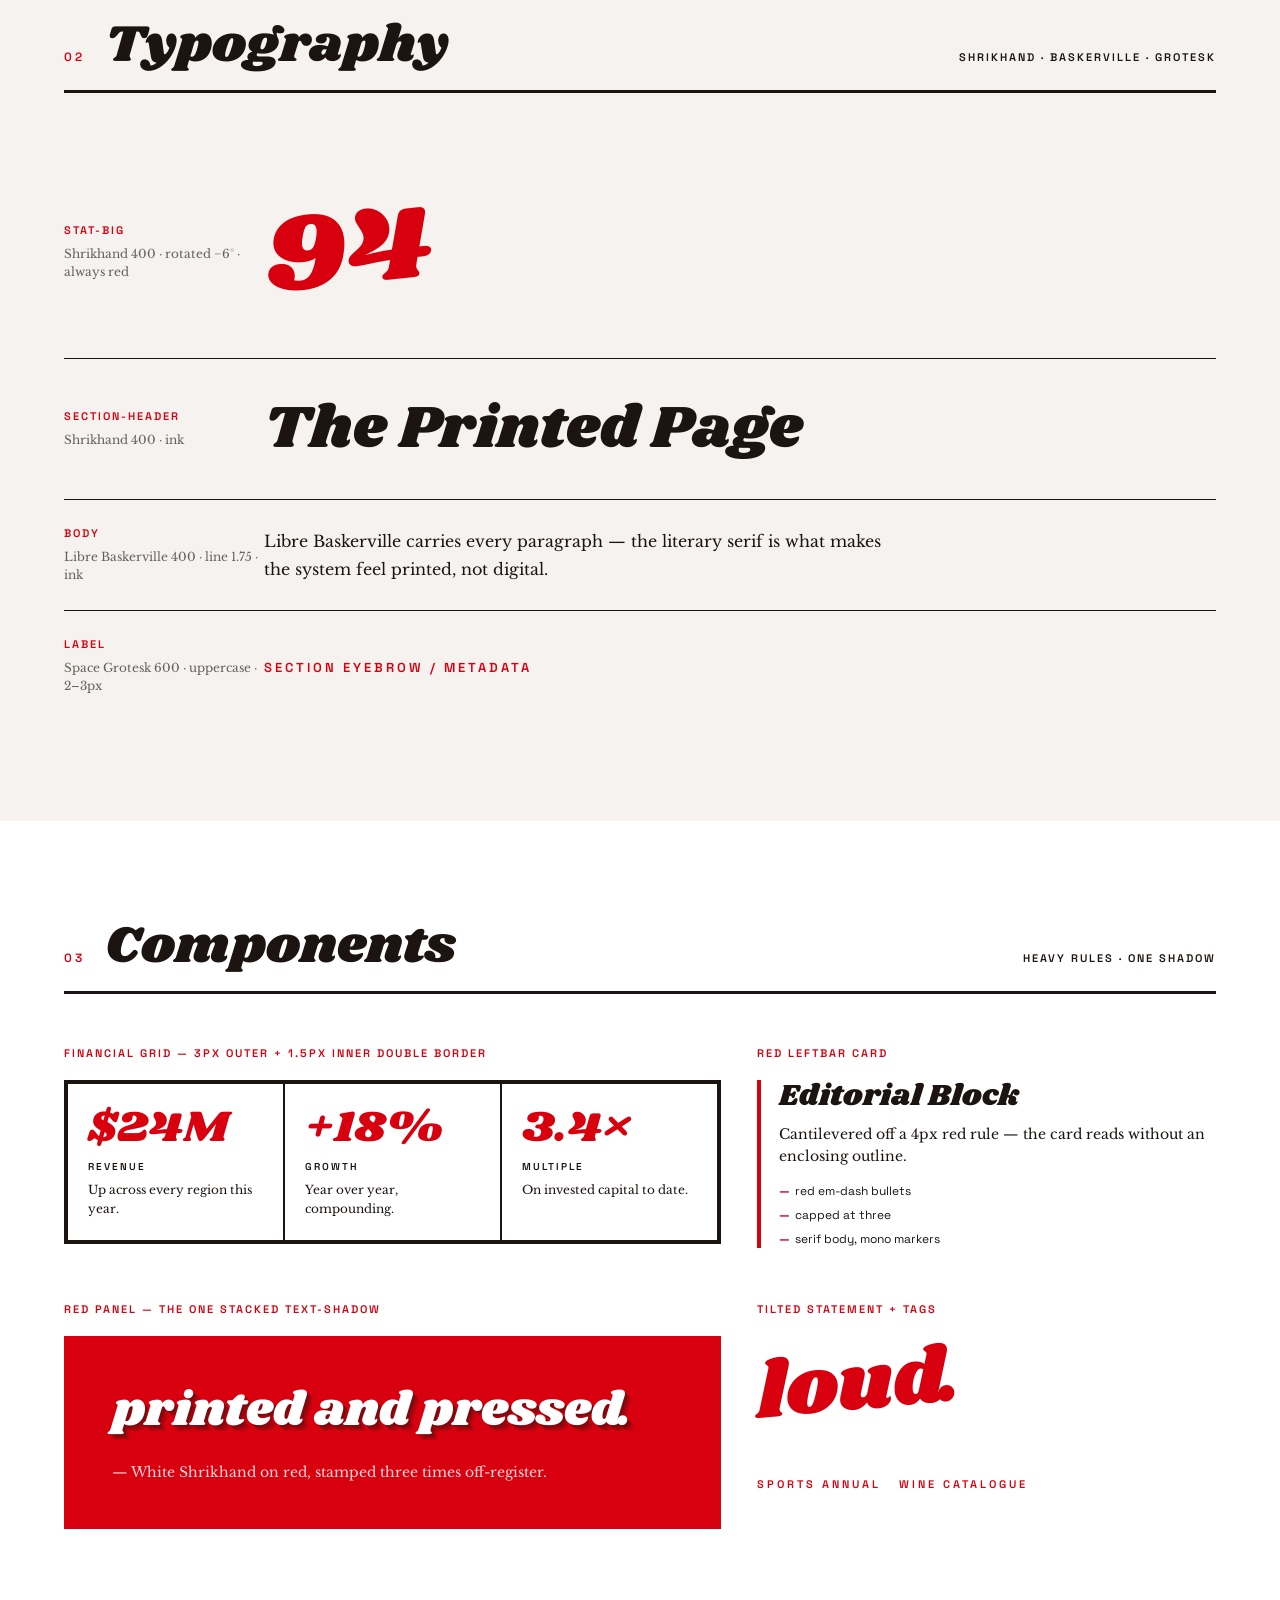
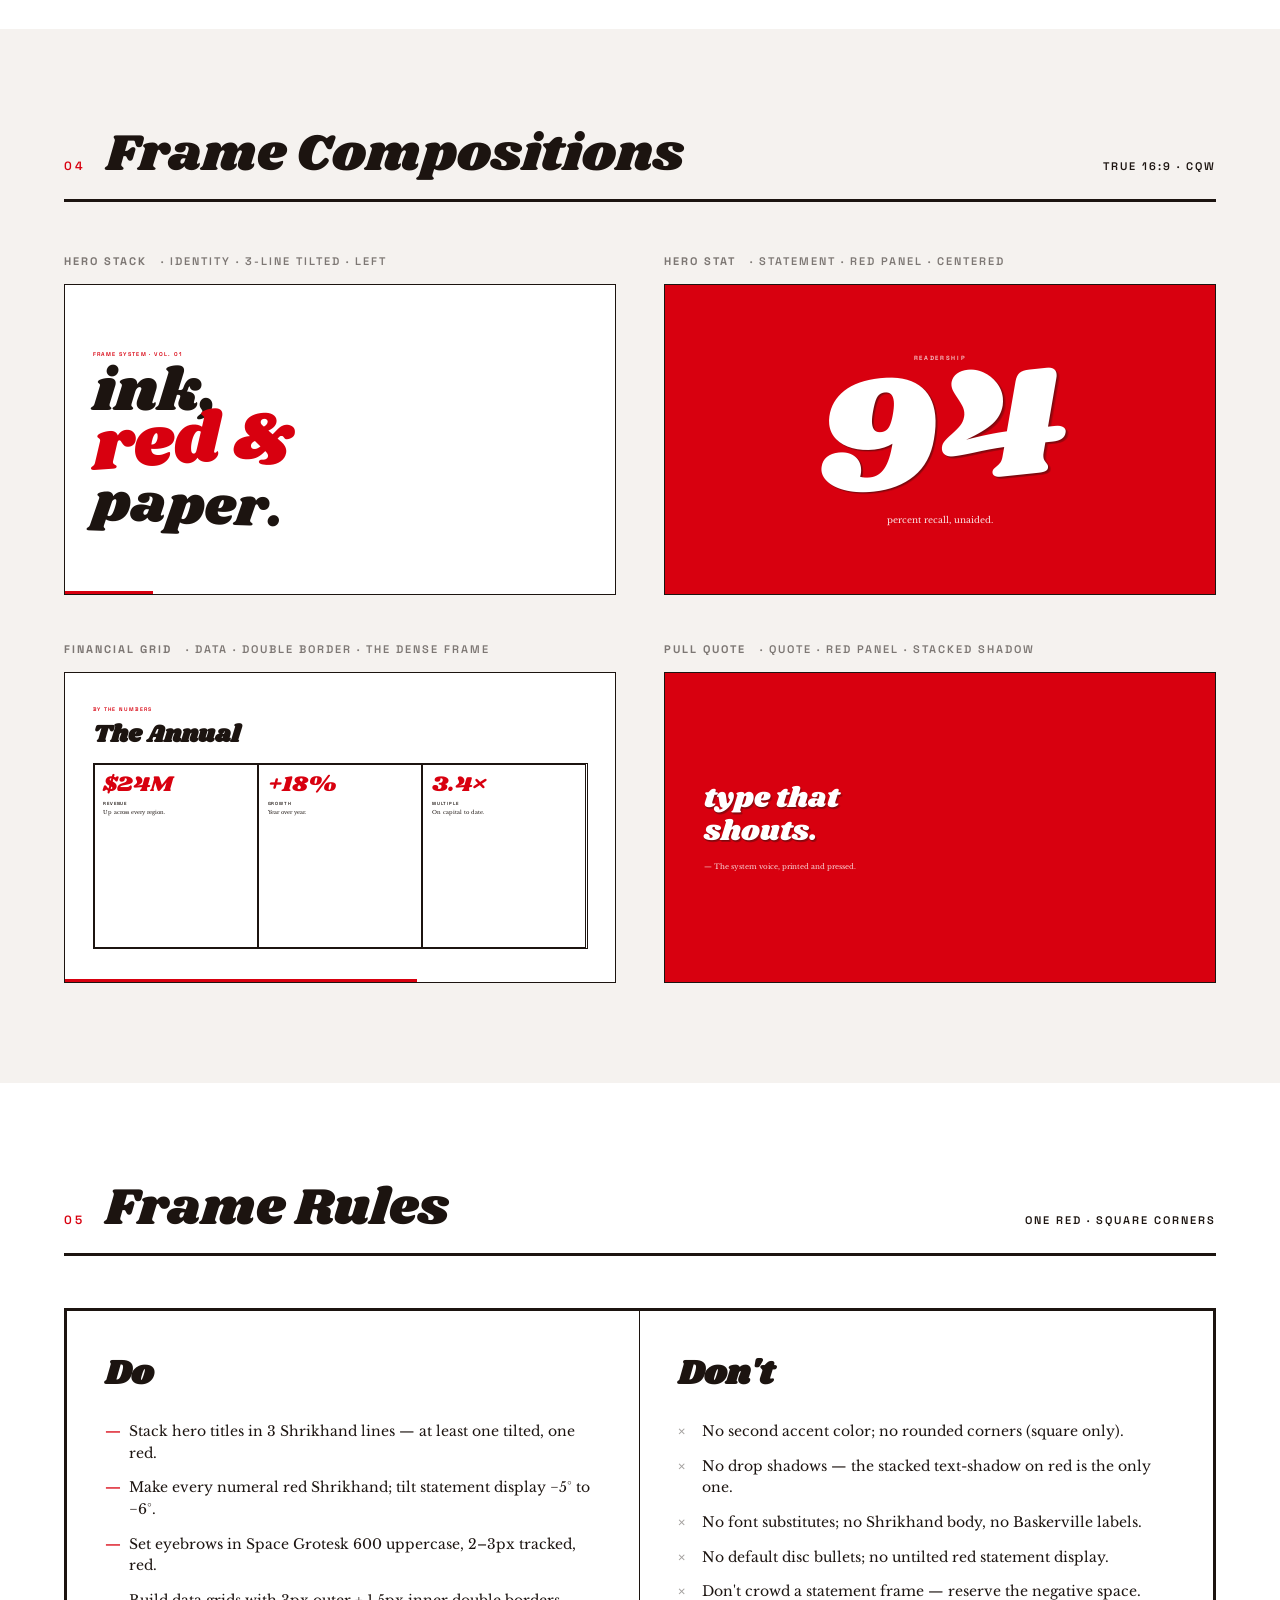
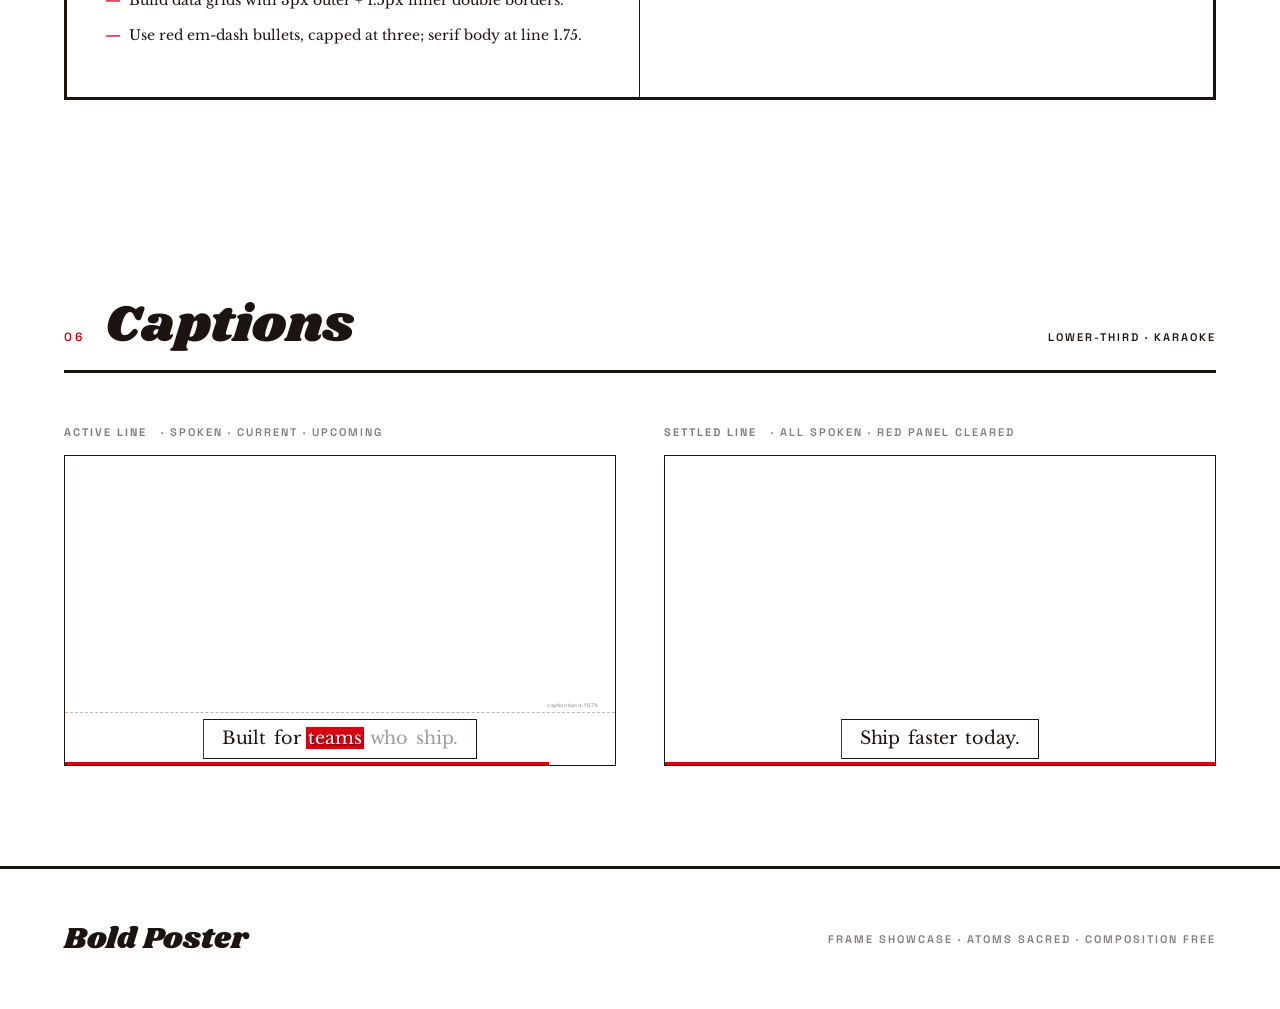
<file: .claude/skills/hyperframes/assets/frame-presets/bold-poster/frame-showcase.html>
<!doctype html>
<html lang="en">
  <head>
    <meta charset="utf-8" />
    <meta name="viewport" content="width=device-width,initial-scale=1" />
    <title>Bold Poster</title>
    <link rel="preconnect" href="https://fonts.googleapis.com" />
    <link rel="preconnect" href="https://fonts.gstatic.com" crossorigin />
    <link
      href="https://fonts.googleapis.com/css2?family=Shrikhand&family=Libre+Baskerville:ital,wght@0,400;0,700;1,400&family=Space+Grotesk:wght@400;600&display=swap"
      rel="stylesheet"
    />
    <style id="ds-tokens">
      :root {
        --bg: #ffffff;
        --dark: #1c1410;
        --red: #d8000f;
        --light: #f5f2ef;
        --disp: "Shrikhand", cursive;
        --body: "Libre Baskerville", serif;
        --mono: "Space Grotesk", sans-serif;
        --stack-shadow:
          2px 2px 0 rgba(28, 20, 16, 0.25), 4px 4px 0 rgba(28, 20, 16, 0.2),
          6px 6px 0 rgba(28, 20, 16, 0.15);
      }
      * {
        margin: 0;
        padding: 0;
        box-sizing: border-box;
      }
      html {
        background: #0c0a08;
      }
      body {
        background: var(--bg);
        color: var(--dark);
        font-family: var(--body);
        -webkit-font-smoothing: antialiased;
      }
      .disp {
        font-family: var(--disp);
        font-weight: 400;
        color: var(--dark);
      }
      .label {
        font-family: var(--mono);
        font-weight: 600;
        text-transform: uppercase;
        letter-spacing: 2px;
        font-size: 11px;
        color: var(--red);
      }

      section {
        padding: 100px 64px;
        position: relative;
      }
      .sec-head {
        display: flex;
        align-items: baseline;
        gap: 20px;
        margin-bottom: 52px;
        border-bottom: 3px solid var(--dark);
        padding-bottom: 18px;
      }
      .sec-head .k {
        font-family: var(--mono);
        font-weight: 600;
        text-transform: uppercase;
        letter-spacing: 3px;
        font-size: 12px;
        color: var(--red);
      }
      .sec-head h2 {
        font-family: var(--disp);
        font-weight: 400;
        font-size: 52px;
        line-height: 1;
        color: var(--dark);
      }
      .sec-head .sp {
        flex: 1;
      }
      .sec-head .n {
        font-family: var(--mono);
        font-weight: 600;
        text-transform: uppercase;
        letter-spacing: 2px;
        font-size: 11px;
        color: var(--dark);
      }

      /* COVER */
      .cover {
        min-height: 100vh;
        padding: 7vh 64px;
        display: flex;
        flex-direction: column;
        justify-content: center;
        position: relative;
      }
      .cover .meta {
        font-family: var(--body);
        font-size: 14px;
        color: var(--dark);
        margin-bottom: 24px;
      }
      .cover .meta .label {
        display: inline-block;
        margin-bottom: 8px;
      }
      .cover .stack h1 {
        font-family: var(--disp);
        font-weight: 400;
        line-height: 0.84;
      }
      .cover .l1 {
        font-size: clamp(60px, 12vw, 150px);
        color: var(--dark);
      }
      .cover .l2 {
        font-size: clamp(72px, 14vw, 180px);
        color: var(--red);
        transform: rotate(-4deg);
        transform-origin: left;
        display: inline-block;
        margin: 4px 0;
      }
      .cover .l3 {
        font-size: clamp(56px, 11vw, 140px);
        color: var(--dark);
        transform: rotate(2deg);
        transform-origin: left;
        display: inline-block;
      }
      .cover .tagline {
        font-family: var(--body);
        font-size: clamp(15px, 1.5vw, 19px);
        line-height: 1.6;
        color: var(--dark);
        max-width: 560px;
        margin-top: 36px;
      }
      .cover .pbar {
        position: absolute;
        bottom: 0;
        left: 0;
        height: 5px;
        width: 16%;
        background: var(--red);
      }
      .cover .counter {
        position: absolute;
        bottom: 20px;
        right: 32px;
        font-family: var(--mono);
        font-weight: 600;
        text-transform: uppercase;
        letter-spacing: 2px;
        font-size: 11px;
        color: var(--dark);
        opacity: 0.5;
      }

      /* PALETTE */
      .swatches {
        display: grid;
        grid-template-columns: repeat(4, 1fr);
        gap: 0;
        border: 3px solid var(--dark);
      }
      .sw {
        border-right: 1.5px solid var(--dark);
      }
      .sw:last-child {
        border-right: 0;
      }
      .sw .chip {
        height: 150px;
        border-bottom: 1.5px solid var(--dark);
      }
      .sw .meta {
        padding: 18px 20px;
      }
      .sw .name {
        font-family: var(--disp);
        font-size: 24px;
        color: var(--dark);
      }
      .sw .hex {
        font-family: var(--mono);
        font-size: 11px;
        letter-spacing: 0.06em;
        color: var(--dark);
        opacity: 0.6;
        margin-top: 8px;
      }
      .sw .role {
        font-family: var(--body);
        font-size: 12px;
        line-height: 1.5;
        color: var(--dark);
        margin-top: 10px;
      }

      /* TYPE */
      .type-row {
        display: grid;
        grid-template-columns: 200px 1fr;
        align-items: center;
        padding: 26px 0;
        border-bottom: 1.5px solid var(--dark);
      }
      .type-row .tok {
        font-family: var(--mono);
        font-weight: 600;
        font-size: 11px;
        letter-spacing: 2px;
        text-transform: uppercase;
        color: var(--red);
      }
      .type-row .m {
        font-family: var(--body);
        font-size: 12px;
        color: var(--dark);
        opacity: 0.65;
        margin-top: 8px;
        line-height: 1.5;
      }
      .type-row .spec {
        overflow: hidden;
      }

      /* COMPONENTS */
      .cnote {
        font-family: var(--mono);
        font-weight: 600;
        text-transform: uppercase;
        letter-spacing: 2px;
        font-size: 11px;
        color: var(--red);
        margin-bottom: 20px;
      }
      .cgrid {
        display: grid;
        grid-template-columns: repeat(12, 1fr);
        gap: 36px;
        margin-bottom: 48px;
      }
      .s4 {
        grid-column: span 4;
      }
      .s5 {
        grid-column: span 5;
      }
      .s6 {
        grid-column: span 6;
      }
      .s7 {
        grid-column: span 7;
      }
      .s8 {
        grid-column: span 8;
      }
      .fingrid {
        border: 3px solid var(--dark);
        display: grid;
        grid-template-columns: repeat(3, 1fr);
      }
      .fingrid .cell {
        border: 1.5px solid var(--dark);
        padding: 22px 20px;
      }
      .fingrid .cell .num {
        font-family: var(--disp);
        font-size: 44px;
        color: var(--red);
        line-height: 1;
      }
      .fingrid .cell .lab {
        font-family: var(--mono);
        font-weight: 600;
        text-transform: uppercase;
        letter-spacing: 2px;
        font-size: 10px;
        color: var(--dark);
        margin-top: 10px;
      }
      .fingrid .cell .bd {
        font-family: var(--body);
        font-size: 12px;
        line-height: 1.55;
        color: var(--dark);
        margin-top: 8px;
      }
      .leftcard {
        border-left: 4px solid var(--red);
        padding-left: 18px;
      }
      .leftcard .t {
        font-family: var(--disp);
        font-size: 30px;
        color: var(--dark);
        line-height: 1.1;
      }
      .leftcard .bd {
        font-family: var(--body);
        font-size: 14px;
        line-height: 1.6;
        color: var(--dark);
        margin-top: 10px;
      }
      .leftcard ul {
        list-style: none;
        margin-top: 14px;
      }
      .leftcard li {
        font-family: var(--mono);
        font-weight: 400;
        font-size: 12px;
        line-height: 1.5;
        color: var(--dark);
        padding-left: 16px;
        position: relative;
        margin-bottom: 6px;
      }
      .leftcard li::before {
        content: "—";
        position: absolute;
        left: 0;
        color: var(--red);
        font-weight: 700;
      }
      .redpanel {
        background: var(--red);
        color: var(--bg);
        padding: 48px;
      }
      .redpanel .q {
        font-family: var(--disp);
        font-size: 48px;
        line-height: 1.15;
        color: var(--bg);
        text-shadow: var(--stack-shadow);
      }
      .redpanel .cite {
        font-family: var(--body);
        font-size: 14px;
        color: var(--bg);
        margin-top: 24px;
        opacity: 0.85;
      }
      .tag {
        display: inline-block;
        font-family: var(--mono);
        font-weight: 600;
        text-transform: uppercase;
        letter-spacing: 3px;
        font-size: 11px;
        color: var(--red);
        border: 0;
        padding: 0;
      }

      /* COMPOSITIONS */
      .gallery {
        display: grid;
        grid-template-columns: 1fr 1fr;
        gap: 48px;
      }
      .fw .flabel {
        display: flex;
        gap: 14px;
        align-items: baseline;
        margin-bottom: 16px;
        font-family: var(--mono);
        font-weight: 600;
        text-transform: uppercase;
        letter-spacing: 2px;
        font-size: 11px;
        color: var(--dark);
        opacity: 0.55;
      }
      .fw .flabel b {
        color: var(--dark);
        opacity: 1;
      }
      .frame {
        aspect-ratio: 16/9;
        container-type: size;
        position: relative;
        overflow: hidden;
        background: var(--bg);
        border: 1.5px solid var(--dark);
      }
      .frame.red {
        background: var(--red);
      }
      .frame.dark {
        background: var(--dark);
      }
      .frame > .body {
        position: absolute;
        inset: 0;
        z-index: 2;
      }
      .frame .pbar {
        position: absolute;
        bottom: 0;
        left: 0;
        height: 0.5cqw;
        background: var(--red);
        z-index: 5;
      }

      /* f1 hero stack */
      .pf1 .body {
        display: flex;
        flex-direction: column;
        justify-content: center;
        padding: 0 5cqw;
      }
      .pf1 .label {
        font-family: var(--mono);
        font-weight: 600;
        text-transform: uppercase;
        letter-spacing: 0.25cqw;
        font-size: 1cqw;
        color: var(--red);
        margin-bottom: 1.6cqw;
      }
      .pf1 h3 {
        font-family: var(--disp);
        font-weight: 400;
        line-height: 0.84;
      }
      .pf1 .a {
        font-size: 11cqw;
        color: var(--dark);
      }
      .pf1 .b {
        font-size: 13cqw;
        color: var(--red);
        transform: rotate(-4deg);
        transform-origin: left;
        display: inline-block;
        margin: 0.3cqw 0;
      }
      .pf1 .c {
        font-size: 10cqw;
        color: var(--dark);
        transform: rotate(2deg);
        transform-origin: left;
        display: inline-block;
      }

      /* f2 stat-big red panel */
      .pf2 {
        background: var(--red);
      }
      .pf2 .body {
        display: flex;
        flex-direction: column;
        justify-content: center;
        align-items: center;
        text-align: center;
        color: var(--bg);
      }
      .pf2 .label {
        font-family: var(--mono);
        font-weight: 600;
        text-transform: uppercase;
        letter-spacing: 0.3cqw;
        font-size: 1.1cqw;
        color: var(--bg);
        opacity: 0.8;
        margin-bottom: 1cqw;
      }
      .pf2 .big {
        font-family: var(--disp);
        font-weight: 400;
        font-size: 30cqw;
        line-height: 0.82;
        color: var(--bg);
        transform: rotate(-6deg);
        text-shadow:
          0.15cqw 0.15cqw 0 rgba(28, 20, 16, 0.25),
          0.3cqw 0.3cqw 0 rgba(28, 20, 16, 0.2),
          0.45cqw 0.45cqw 0 rgba(28, 20, 16, 0.15);
      }
      .pf2 .sub {
        font-family: var(--body);
        font-size: 1.6cqw;
        color: var(--bg);
        margin-top: 2cqw;
        opacity: 0.9;
      }

      /* f3 financial grid */
      .pf3 .body {
        padding: 6cqw 5cqw;
        display: flex;
        flex-direction: column;
      }
      .pf3 .label {
        font-family: var(--mono);
        font-weight: 600;
        text-transform: uppercase;
        letter-spacing: 0.25cqw;
        font-size: 0.95cqw;
        color: var(--red);
        margin-bottom: 0.8cqw;
      }
      .pf3 h3 {
        font-family: var(--disp);
        font-size: 4.4cqw;
        color: var(--dark);
        margin-bottom: 2cqw;
      }
      .pf3 .grid {
        border: 0.3cqw solid var(--dark);
        display: grid;
        grid-template-columns: repeat(3, 1fr);
        flex: 1;
      }
      .pf3 .cell {
        border: 0.15cqw solid var(--dark);
        padding: 1.6cqw;
      }
      .pf3 .cell .num {
        font-family: var(--disp);
        font-size: 4cqw;
        color: var(--red);
        line-height: 1;
      }
      .pf3 .cell .lab {
        font-family: var(--mono);
        font-weight: 600;
        text-transform: uppercase;
        letter-spacing: 0.15cqw;
        font-size: 0.8cqw;
        color: var(--dark);
        margin-top: 0.8cqw;
      }
      .pf3 .cell .bd {
        font-family: var(--body);
        font-size: 0.95cqw;
        line-height: 1.5;
        color: var(--dark);
        margin-top: 0.6cqw;
      }

      /* f4 quote red panel */
      .pf4 {
        background: var(--red);
      }
      .pf4 .body {
        display: flex;
        flex-direction: column;
        justify-content: center;
        padding: 0 7cqw;
        color: var(--bg);
      }
      .pf4 .q {
        font-family: var(--disp);
        font-weight: 400;
        font-size: 5.2cqw;
        line-height: 1.15;
        color: var(--bg);
        text-shadow:
          0.15cqw 0.15cqw 0 rgba(28, 20, 16, 0.25),
          0.3cqw 0.3cqw 0 rgba(28, 20, 16, 0.2),
          0.45cqw 0.45cqw 0 rgba(28, 20, 16, 0.15);
      }
      .pf4 .cite {
        font-family: var(--body);
        font-size: 1.3cqw;
        color: var(--bg);
        opacity: 0.85;
        margin-top: 2.4cqw;
      }

      /* PRINCIPLES */
      .dos {
        display: grid;
        grid-template-columns: 1fr 1fr;
        gap: 0;
        border: 3px solid var(--dark);
      }
      .do-card {
        padding: 38px;
      }
      .do-card.do {
        border-right: 1.5px solid var(--dark);
      }
      .do-card h4 {
        font-family: var(--disp);
        font-size: 34px;
        color: var(--dark);
        margin-bottom: 22px;
      }
      .do-card ul {
        list-style: none;
      }
      .do-card li {
        font-family: var(--body);
        font-size: 14px;
        line-height: 1.55;
        padding-left: 24px;
        position: relative;
        margin-bottom: 13px;
        color: var(--dark);
      }
      .do-card li::before {
        position: absolute;
        left: 0;
        font-weight: 700;
      }
      .do-card.do li::before {
        content: "—";
        color: var(--red);
      }
      .do-card.dont li::before {
        content: "\00d7";
        color: var(--dark);
        opacity: 0.4;
      }

      .foot {
        padding: 48px 64px;
        border-top: 3px solid var(--dark);
        display: flex;
        justify-content: space-between;
        align-items: center;
      }
      .foot .l {
        font-family: var(--disp);
        font-size: 30px;
        color: var(--dark);
      }
      .foot .r {
        font-family: var(--mono);
        font-weight: 600;
        text-transform: uppercase;
        letter-spacing: 2px;
        font-size: 11px;
        color: var(--dark);
        opacity: 0.55;
      }
      @media (max-width: 1100px) {
        .gallery {
          grid-template-columns: 1fr;
        }
        .swatches {
          grid-template-columns: 1fr 1fr;
        }
      }
    </style>
    <link rel="stylesheet" href="https://fonts.googleapis.com/css2?family=Shrikhand&display=swap" />
    <link
      rel="stylesheet"
      href="https://fonts.googleapis.com/css2?family=Libre+Baskerville:ital,wght@0,400;0,700;1,400&display=swap"
    />
    <style id="ft-override">
      :root {
        --primary: #ffffff !important;
        --secondary: #1c1410 !important;
        --tertiary: #f5f2ef !important;
        --accent: #d8000f !important;
        --f-disp: "Shrikhand", sans-serif !important;
        --f-body: "Libre Baskerville", sans-serif !important;
        --bg: #ffffff !important;
        --dark: #1c1410 !important;
        --red: #d8000f !important;
        --light: #f5f2ef !important;
        --disp: "Shrikhand", sans-serif !important;
        --body: "Libre Baskerville", sans-serif !important;
      }
    </style>
  </head>
  <body>
    <!-- COVER -->
    <section class="cover">
      <div class="meta">
        <span class="label">Frame System · Vol. 01</span><br />A populist editorial poster system —
        printed, loud, unmistakable.
      </div>
      <div class="stack">
        <h1 class="l1">ink,</h1>
        <br />
        <h1 class="l2">red &amp;</h1>
        <br />
        <h1 class="l3">paper.</h1>
      </div>
      <div class="tagline">
        Vintage Italian sports-magazine display, classical serif body, one saturated tomato red, and
        grids ruled in ink.
      </div>
      <div class="pbar"></div>
      <div class="counter">01 / 06</div>
    </section>

    <!-- PALETTE -->
    <section>
      <div class="sec-head">
        <span class="k">01</span>
        <h2>Palette</h2>
        <span class="sp"></span><span class="n">Four Colors, No More</span>
      </div>
      <div class="swatches">
        <div class="sw">
          <div
            class="chip"
            style="background: var(--bg); border-bottom: 1.5px solid var(--dark)"
          ></div>
          <div class="meta">
            <div class="name">Paper</div>
            <div class="hex">#FFFFFF</div>
            <div class="role">Fresh newsprint canvas.</div>
          </div>
        </div>
        <div class="sw">
          <div class="chip" style="background: var(--dark)"></div>
          <div class="meta">
            <div class="name">Ink</div>
            <div class="hex">#1C1410</div>
            <div class="role">Warm brown-black — text + rules.</div>
          </div>
        </div>
        <div class="sw">
          <div class="chip" style="background: var(--red)"></div>
          <div class="meta">
            <div class="name">Red</div>
            <div class="hex">#D8000F</div>
            <div class="role">The only accent — numerals, rules, panels.</div>
          </div>
        </div>
        <div class="sw">
          <div class="chip" style="background: var(--light)"></div>
          <div class="meta">
            <div class="name">Off-White</div>
            <div class="hex">#F5F2EF</div>
            <div class="role">Alternating striped panels.</div>
          </div>
        </div>
      </div>
    </section>

    <!-- TYPOGRAPHY -->
    <section style="background: var(--light)">
      <div class="sec-head">
        <span class="k">02</span>
        <h2>Typography</h2>
        <span class="sp"></span><span class="n">Shrikhand · Baskerville · Grotesk</span>
      </div>
      <div class="type-row">
        <div>
          <div class="tok">stat-big</div>
          <div class="m">Shrikhand 400 · rotated −6° · always red</div>
        </div>
        <div class="spec">
          <span
            class="disp"
            style="
              font-size: 110px;
              color: var(--red);
              display: inline-block;
              transform: rotate(-6deg);
            "
            >94</span
          >
        </div>
      </div>
      <div class="type-row">
        <div>
          <div class="tok">section-header</div>
          <div class="m">Shrikhand 400 · ink</div>
        </div>
        <div class="spec"><span class="disp" style="font-size: 60px">The Printed Page</span></div>
      </div>
      <div class="type-row">
        <div>
          <div class="tok">body</div>
          <div class="m">Libre Baskerville 400 · line 1.75 · ink</div>
        </div>
        <div class="spec">
          <p style="font-family: var(--body); font-size: 16px; line-height: 1.75; max-width: 640px">
            Libre Baskerville carries every paragraph — the literary serif is what makes the system
            feel printed, not digital.
          </p>
        </div>
      </div>
      <div class="type-row" style="border-bottom: 0">
        <div>
          <div class="tok">label</div>
          <div class="m">Space Grotesk 600 · uppercase · 2–3px</div>
        </div>
        <div class="spec">
          <span class="label" style="font-size: 13px; letter-spacing: 3px"
            >Section Eyebrow / Metadata</span
          >
        </div>
      </div>
    </section>

    <!-- COMPONENTS -->
    <section>
      <div class="sec-head">
        <span class="k">03</span>
        <h2>Components</h2>
        <span class="sp"></span><span class="n">Heavy Rules · One Shadow</span>
      </div>

      <div class="cgrid">
        <div class="s7">
          <div class="cnote">Financial grid — 3px outer + 1.5px inner double border</div>
          <div class="fingrid">
            <div class="cell">
              <div class="num">$24M</div>
              <div class="lab">Revenue</div>
              <div class="bd">Up across every region this year.</div>
            </div>
            <div class="cell">
              <div class="num">+18%</div>
              <div class="lab">Growth</div>
              <div class="bd">Year over year, compounding.</div>
            </div>
            <div class="cell">
              <div class="num">3.4×</div>
              <div class="lab">Multiple</div>
              <div class="bd">On invested capital to date.</div>
            </div>
          </div>
        </div>
        <div class="s5">
          <div class="cnote">Red leftbar card</div>
          <div class="leftcard">
            <div class="t">Editorial Block</div>
            <div class="bd">
              Cantilevered off a 4px red rule — the card reads without an enclosing outline.
            </div>
            <ul>
              <li>red em-dash bullets</li>
              <li>capped at three</li>
              <li>serif body, mono markers</li>
            </ul>
          </div>
        </div>
      </div>

      <div class="cgrid" style="margin-bottom: 0">
        <div class="s7">
          <div class="cnote">Red panel — the one stacked text-shadow</div>
          <div class="redpanel">
            <div class="q">printed and pressed.</div>
            <div class="cite">— White Shrikhand on red, stamped three times off-register.</div>
          </div>
        </div>
        <div class="s5">
          <div class="cnote">Tilted statement + tags</div>
          <div style="display: flex; flex-direction: column; gap: 24px">
            <span
              class="disp"
              style="
                font-size: 80px;
                color: var(--red);
                transform: rotate(-5deg);
                transform-origin: left;
                display: inline-block;
              "
              >loud.</span
            >
            <div style="display: flex; gap: 18px">
              <span class="tag">Sports Annual</span><span class="tag">Wine Catalogue</span>
            </div>
          </div>
        </div>
      </div>
    </section>

    <!-- COMPOSITIONS -->
    <section style="background: var(--light)">
      <div class="sec-head">
        <span class="k">04</span>
        <h2>Frame Compositions</h2>
        <span class="sp"></span><span class="n">True 16:9 · cqw</span>
      </div>
      <div class="gallery">
        <div class="fw">
          <div class="flabel"><b>Hero Stack</b><span>· identity · 3-line tilted · left</span></div>
          <div class="frame pf1">
            <div class="body">
              <div class="label">Frame System · Vol. 01</div>
              <h3>
                <span class="a">ink,</span><br /><span class="b">red &amp;</span><br /><span
                  class="c"
                  >paper.</span
                >
              </h3>
            </div>
            <div class="pbar" style="width: 16%"></div>
          </div>
        </div>

        <div class="fw">
          <div class="flabel"><b>Hero Stat</b><span>· statement · red panel · centered</span></div>
          <div class="frame red pf2">
            <div class="body">
              <div class="label">Readership</div>
              <div class="big">94</div>
              <div class="sub">percent recall, unaided.</div>
            </div>
            <div class="pbar" style="width: 48%"></div>
          </div>
        </div>

        <div class="fw">
          <div class="flabel">
            <b>Financial Grid</b><span>· data · double border · the dense frame</span>
          </div>
          <div class="frame pf3">
            <div class="body">
              <div class="label">By The Numbers</div>
              <h3>The Annual</h3>
              <div class="grid">
                <div class="cell">
                  <div class="num">$24M</div>
                  <div class="lab">Revenue</div>
                  <div class="bd">Up across every region.</div>
                </div>
                <div class="cell">
                  <div class="num">+18%</div>
                  <div class="lab">Growth</div>
                  <div class="bd">Year over year.</div>
                </div>
                <div class="cell">
                  <div class="num">3.4×</div>
                  <div class="lab">Multiple</div>
                  <div class="bd">On capital to date.</div>
                </div>
              </div>
            </div>
            <div class="pbar" style="width: 64%"></div>
          </div>
        </div>

        <div class="fw">
          <div class="flabel">
            <b>Pull Quote</b><span>· quote · red panel · stacked shadow</span>
          </div>
          <div class="frame red pf4">
            <div class="body">
              <div class="q">type that<br />shouts.</div>
              <div class="cite">— The system voice, printed and pressed.</div>
            </div>
            <div class="pbar" style="width: 82%"></div>
          </div>
        </div>
      </div>
    </section>

    <!-- PRINCIPLES -->
    <section>
      <div class="sec-head">
        <span class="k">05</span>
        <h2>Frame Rules</h2>
        <span class="sp"></span><span class="n">One Red · Square Corners</span>
      </div>
      <div class="dos">
        <div class="do-card do">
          <h4>Do</h4>
          <ul>
            <li>Stack hero titles in 3 Shrikhand lines — at least one tilted, one red.</li>
            <li>Make every numeral red Shrikhand; tilt statement display −5° to −6°.</li>
            <li>Set eyebrows in Space Grotesk 600 uppercase, 2–3px tracked, red.</li>
            <li>Build data grids with 3px outer + 1.5px inner double borders.</li>
            <li>Use red em-dash bullets, capped at three; serif body at line 1.75.</li>
          </ul>
        </div>
        <div class="do-card dont">
          <h4>Don't</h4>
          <ul>
            <li>No second accent color; no rounded corners (square only).</li>
            <li>No drop shadows — the stacked text-shadow on red is the only one.</li>
            <li>No font substitutes; no Shrikhand body, no Baskerville labels.</li>
            <li>No default disc bullets; no untilted red statement display.</li>
            <li>Don't crowd a statement frame — reserve the negative space.</li>
          </ul>
        </div>
      </div>
    </section>

    <!-- CAPTIONS — preview of caption-skin.html (the preset's lower-third karaoke look) -->
    <style>
      /* mirrors caption-skin.html; the skin's --cap-* vocab mapped to this preset's tokens */
      .capdemo {
        --cap-ink: var(--dark);
        --cap-canvas: var(--bg);
        --cap-accent: var(--red);
        --cap-accent-2: var(--light);
      }
      .capdemo .stage {
        position: absolute;
        left: 0;
        right: 0;
        bottom: 0;
        height: 16.67cqh;
        display: flex;
        align-items: center;
        justify-content: center;
        z-index: 4;
      }
      .capdemo .pill {
        max-width: 80cqw;
        padding: 1.4cqw 3cqw 1.7cqw;
        background: var(--cap-canvas);
        border: 1.5px solid var(--cap-ink);
        border-left: 0.35cqw solid var(--cap-accent);
        border-radius: 0;
      }
      .capdemo .line {
        display: flex;
        flex-wrap: wrap;
        justify-content: center;
        gap: 0.1em 0.34em;
        font-family: var(--body);
        font-weight: 400;
        font-size: 3.2cqw;
        line-height: 1.16;
        letter-spacing: -0.01em;
      }
      .capdemo .w {
        display: inline-block;
        padding: 0 0.06em;
        color: color-mix(in srgb, var(--cap-ink) 42%, var(--cap-canvas));
      }
      .capdemo .w.spoken {
        color: var(--cap-ink);
      }
      .capdemo .w.active {
        color: var(--cap-canvas);
        background: var(--cap-accent);
        box-shadow: 0 0 0 0.06em var(--cap-accent);
        text-shadow:
          0.03em 0.03em 0 rgba(28, 20, 16, 0.25),
          0.06em 0.06em 0 rgba(28, 20, 16, 0.2),
          0.09em 0.09em 0 rgba(28, 20, 16, 0.15);
      }
      .capdemo .bandline {
        position: absolute;
        left: 0;
        right: 0;
        bottom: 16.67cqh;
        border-top: 1px dashed rgba(28, 20, 16, 0.3);
        z-index: 3;
      }
      .capdemo .bandtag {
        position: absolute;
        right: 3cqw;
        bottom: calc(16.67cqh + 0.7cqw);
        font-family: var(--mono);
        font-size: 0.95cqw;
        letter-spacing: 0.04em;
        color: var(--dark);
        opacity: 0.5;
        z-index: 4;
      }
    </style>
    <section>
      <div class="sec-head">
        <span class="k">06</span>
        <h2>Captions</h2>
        <span class="sp"></span><span class="n">Lower-third · Karaoke</span>
      </div>
      <div class="gallery">
        <div class="fw">
          <div class="flabel"><b>Active line</b><span>· spoken · current · upcoming</span></div>
          <div class="frame capdemo">
            <div class="bandline"></div>
            <div class="bandtag">caption band · 16.7%</div>
            <div class="stage">
              <div class="pill">
                <div class="line">
                  <span class="w spoken">Built</span>
                  <span class="w spoken">for</span>
                  <span class="w active">teams</span>
                  <span class="w">who</span>
                  <span class="w">ship.</span>
                </div>
              </div>
            </div>
            <div class="pbar" style="width: 88%"></div>
          </div>
        </div>

        <div class="fw">
          <div class="flabel"><b>Settled line</b><span>· all spoken · red panel cleared</span></div>
          <div class="frame capdemo">
            <div class="stage">
              <div class="pill">
                <div class="line">
                  <span class="w spoken">Ship</span>
                  <span class="w spoken">faster</span>
                  <span class="w spoken">today.</span>
                </div>
              </div>
            </div>
            <div class="pbar" style="width: 100%"></div>
          </div>
        </div>
      </div>
    </section>

    <div class="foot">
      <span class="l">Bold Poster</span>
      <span class="r">Frame Showcase · Atoms Sacred · Composition Free</span>
    </div>

    <template id="__bundler_thumbnail">
      <svg viewBox="0 0 100 100" xmlns="http://www.w3.org/2000/svg">
        <rect width="100" height="100" fill="#FFFFFF" />
        <text x="12" y="42" font-family="Georgia" font-weight="700" font-size="26" fill="#1C1410">
          ink
        </text>
        <text
          x="14"
          y="70"
          font-family="Georgia"
          font-weight="700"
          font-size="30"
          fill="#D8000F"
          transform="rotate(-5 14 70)"
        >
          red.
        </text>
        <rect x="0" y="96" width="58" height="4" fill="#D8000F" />
      </svg>
    </template>
  </body>
</html>
</file>
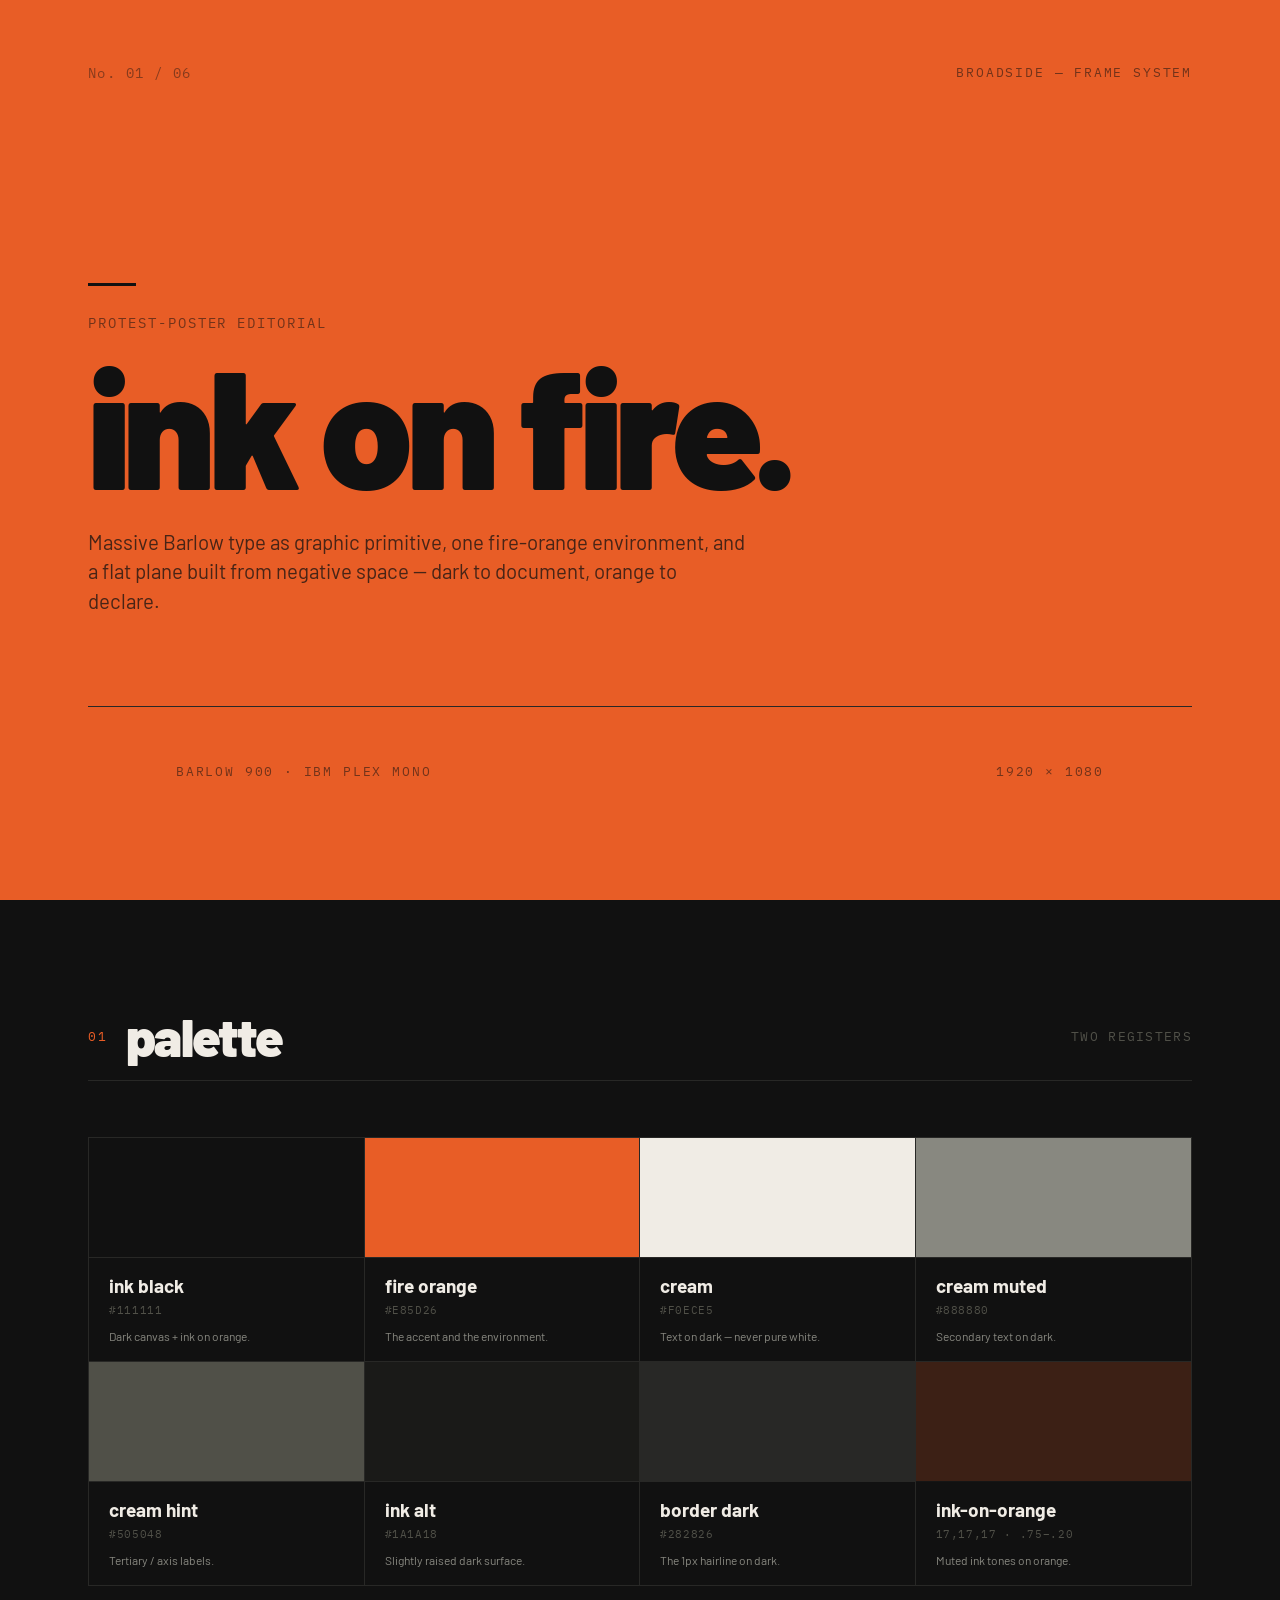
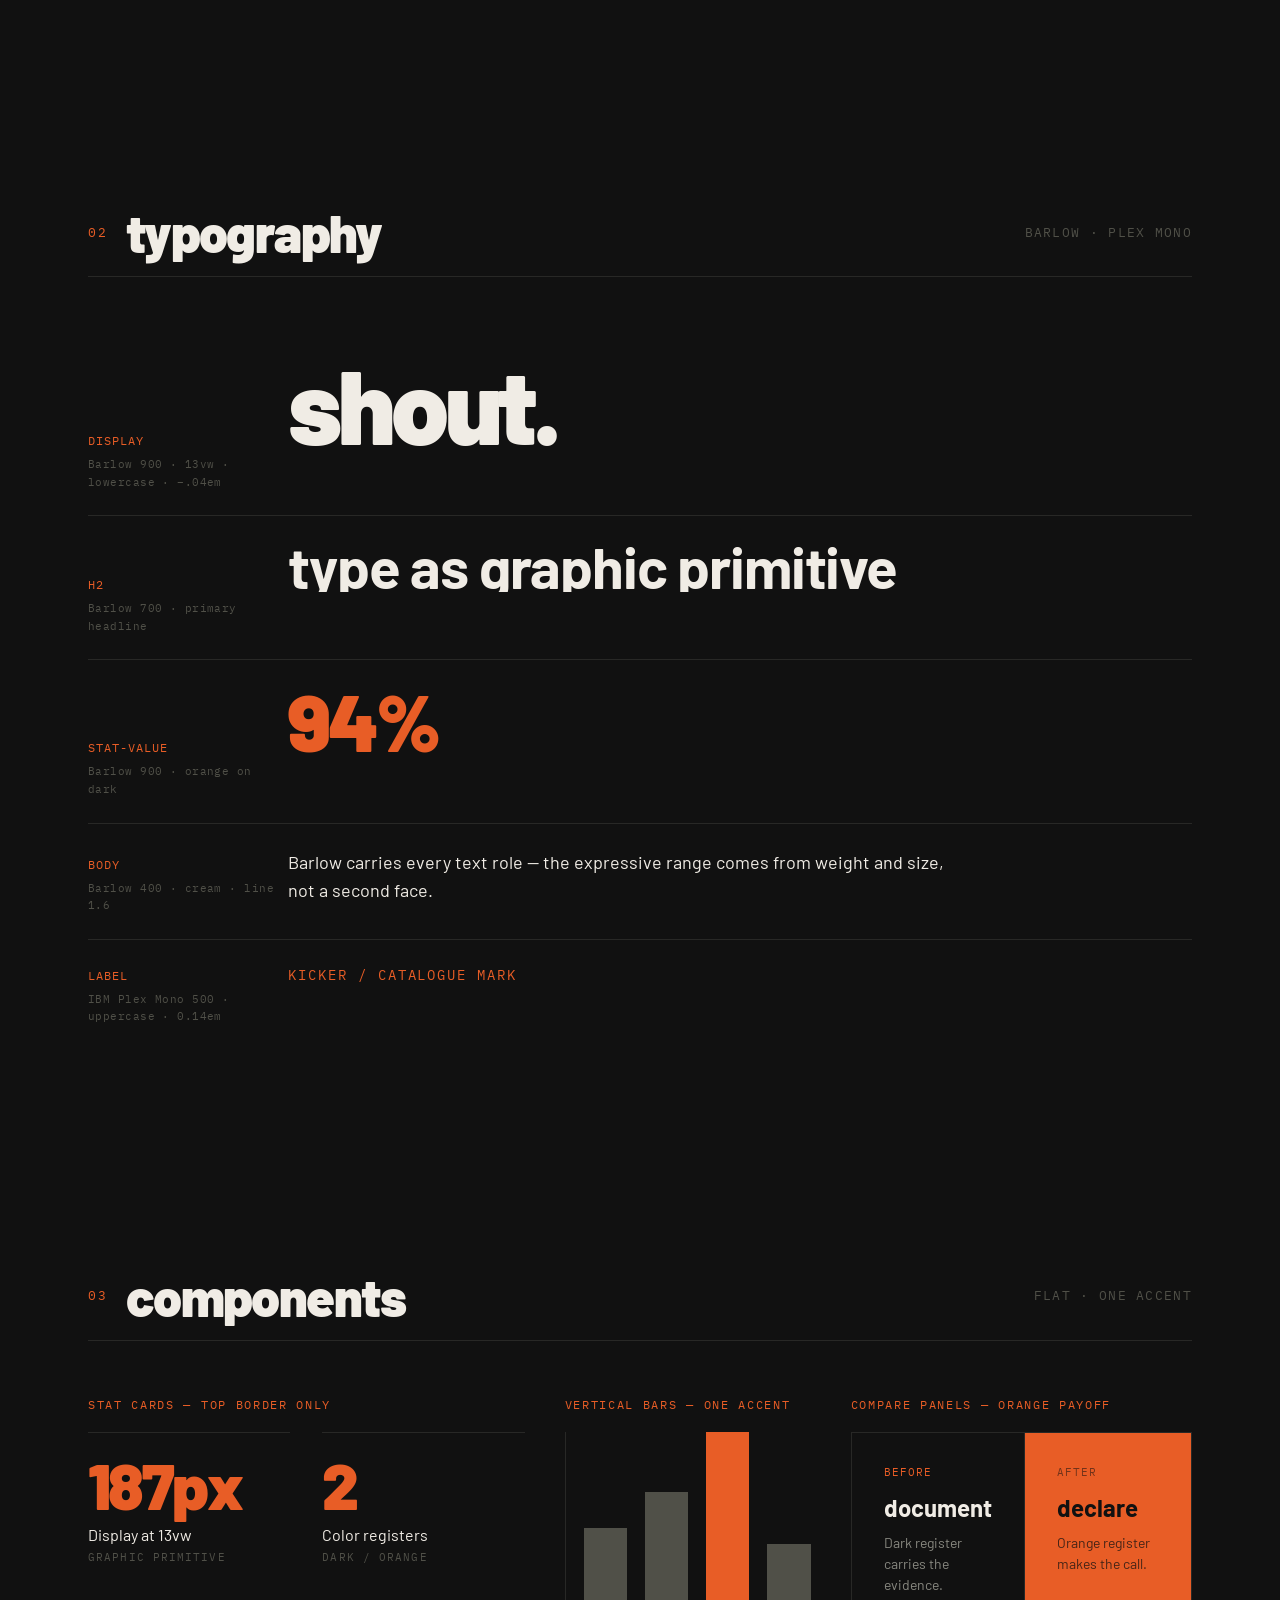
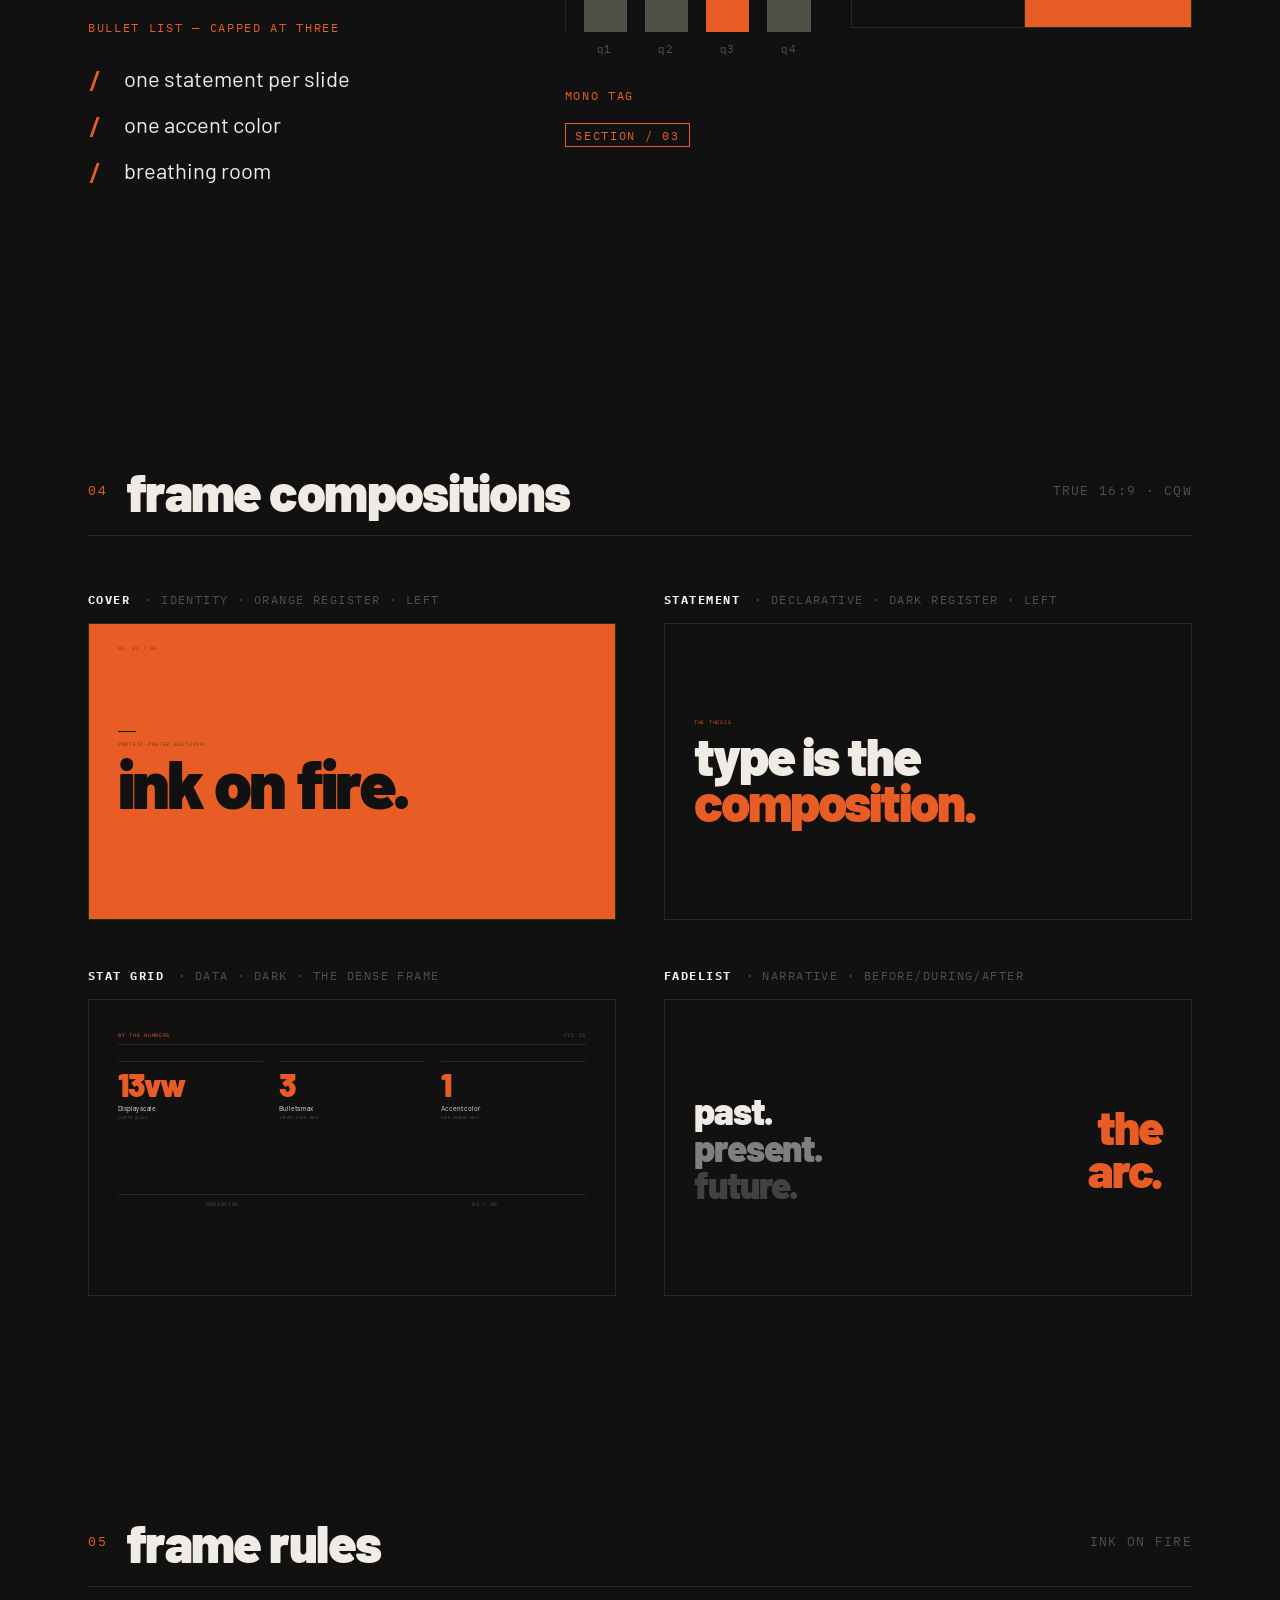
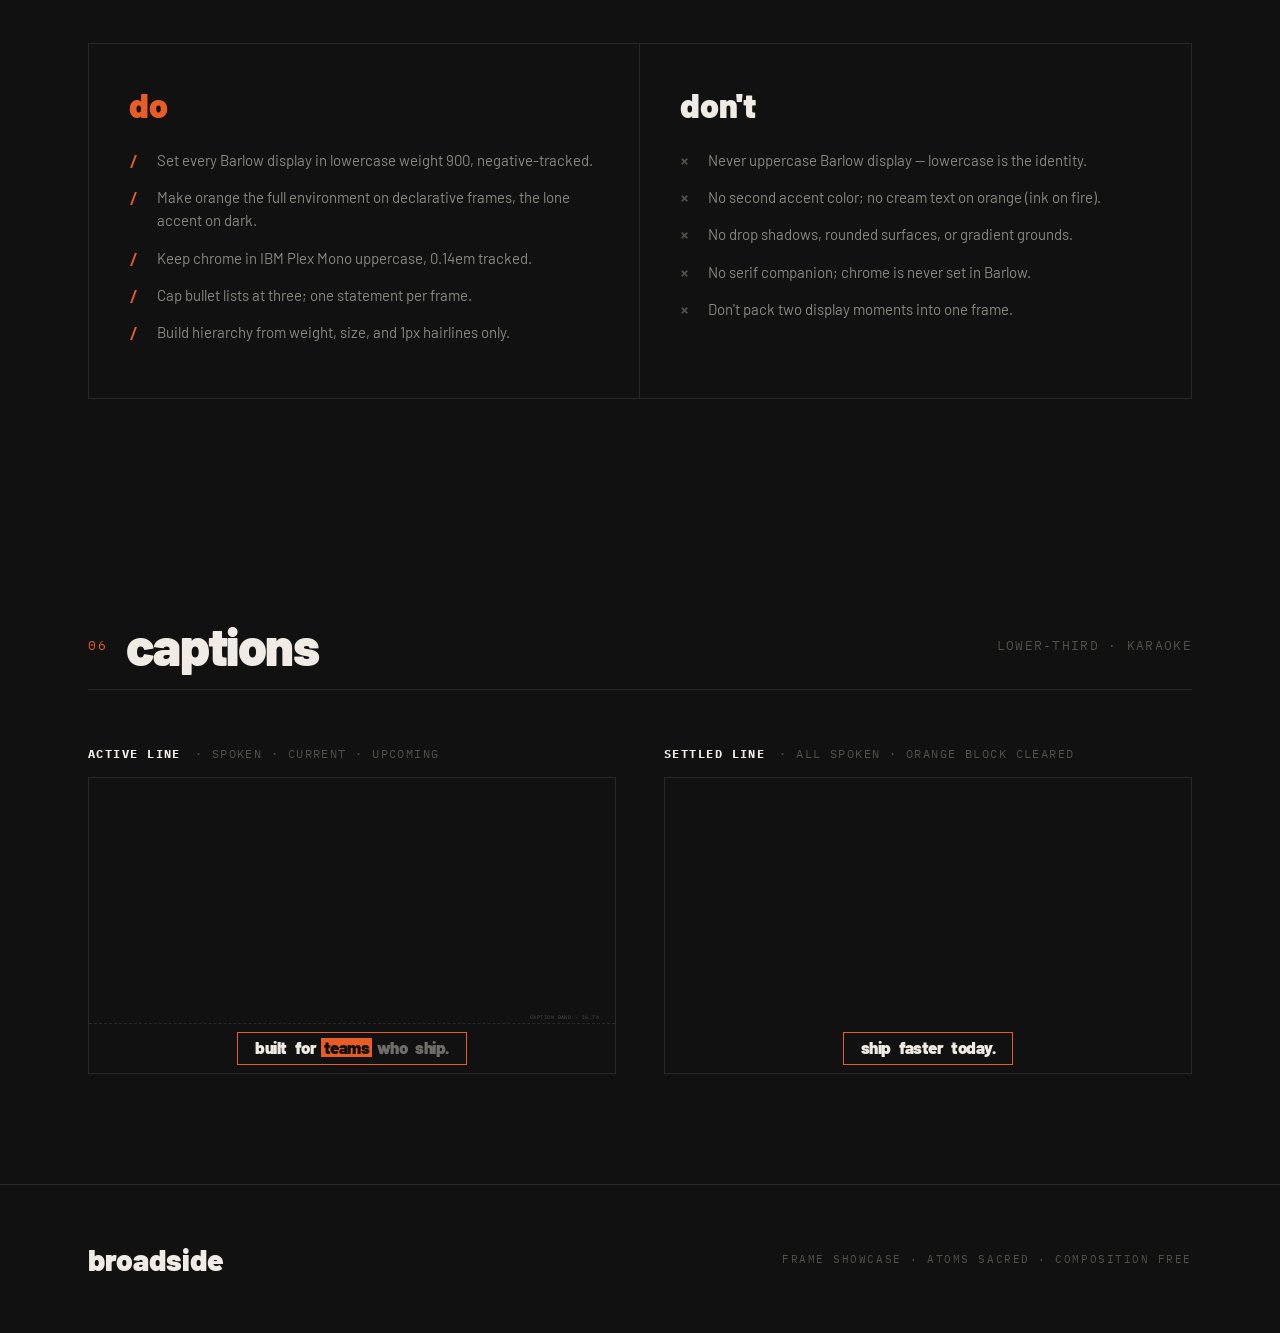
<file: .claude/skills/hyperframes/assets/frame-presets/broadside/frame-showcase.html>
<!doctype html>
<html lang="en">
  <head>
    <meta charset="utf-8" />
    <meta name="viewport" content="width=device-width,initial-scale=1" />
    <title>Broadside</title>
    <link rel="preconnect" href="https://fonts.googleapis.com" />
    <link rel="preconnect" href="https://fonts.gstatic.com" crossorigin />
    <link
      href="https://fonts.googleapis.com/css2?family=Barlow:wght@400;600;700;800;900&family=IBM+Plex+Mono:wght@400;500&display=swap"
      rel="stylesheet"
    />
    <style id="ds-tokens">
      :root {
        --ink: #111111;
        --ink-alt: #1a1a18;
        --orange: #e85d26;
        --cream: #f0ece5;
        --cream-muted: #888880;
        --cream-hint: #505048;
        --border-dark: #282826;
        --on-orange-muted: rgba(17, 17, 17, 0.75);
        --on-orange-hint: rgba(17, 17, 17, 0.55);
        --on-orange-faint: rgba(17, 17, 17, 0.4);
        --on-orange-border: rgba(17, 17, 17, 0.2);
        --sans: "Barlow", sans-serif;
        --mono: "IBM Plex Mono", monospace;
      }
      * {
        margin: 0;
        padding: 0;
        box-sizing: border-box;
      }
      html {
        background: #000;
      }
      body {
        background: var(--ink);
        color: var(--cream);
        font-family: var(--sans);
        -webkit-font-smoothing: antialiased;
      }
      .mono {
        font-family: var(--mono);
        text-transform: uppercase;
        letter-spacing: 0.14em;
      }
      .disp {
        font-family: var(--sans);
        font-weight: 900;
        letter-spacing: -0.04em;
        line-height: 0.9;
      }

      section {
        padding: 110px 88px;
        position: relative;
      }
      .sec-head {
        display: flex;
        align-items: center;
        gap: 18px;
        border-bottom: 1px solid var(--border-dark);
        padding-bottom: 18px;
        margin-bottom: 56px;
      }
      .sec-head .k {
        font-family: var(--mono);
        text-transform: uppercase;
        letter-spacing: 0.14em;
        font-size: 13px;
        color: var(--orange);
      }
      .sec-head h2 {
        font-family: var(--sans);
        font-weight: 900;
        font-size: 52px;
        line-height: 1;
        letter-spacing: -0.03em;
        text-transform: lowercase;
      }
      .sec-head .sp {
        flex: 1;
      }
      .sec-head .num {
        font-family: var(--mono);
        font-size: 13px;
        color: var(--cream-hint);
        letter-spacing: 0.1em;
      }

      /* COVER (orange register) */
      .cover {
        min-height: 100vh;
        background: var(--orange);
        color: var(--ink);
        padding: 80px 88px;
        display: flex;
        flex-direction: column;
        justify-content: center;
        position: relative;
      }
      .cover .topnum {
        position: absolute;
        top: 64px;
        left: 88px;
        font-family: var(--mono);
        font-size: 14px;
        letter-spacing: 0.1em;
        color: rgba(17, 17, 17, 0.45);
      }
      .cover .topmeta {
        position: absolute;
        top: 64px;
        right: 88px;
        font-family: var(--mono);
        text-transform: uppercase;
        letter-spacing: 0.14em;
        font-size: 13px;
        color: var(--on-orange-hint);
      }
      .cover .rule {
        width: 48px;
        height: 3px;
        background: var(--ink);
        margin-bottom: 28px;
      }
      .cover .kick {
        font-family: var(--mono);
        text-transform: uppercase;
        letter-spacing: 0.14em;
        font-size: 14px;
        color: var(--on-orange-hint);
        margin-bottom: 20px;
      }
      .cover h1 {
        font-family: var(--sans);
        font-weight: 900;
        font-size: clamp(80px, 13vw, 210px);
        line-height: 0.86;
        letter-spacing: -0.04em;
        text-transform: lowercase;
      }
      .cover .lead {
        font-family: var(--sans);
        font-weight: 400;
        font-size: clamp(18px, 1.6vw, 26px);
        line-height: 1.45;
        color: var(--on-orange-muted);
        margin-top: 32px;
        max-width: 60%;
      }
      .cover .foot {
        position: absolute;
        bottom: 64px;
        left: 88px;
        right: 88px;
        display: flex;
        justify-content: space-between;
        font-family: var(--mono);
        text-transform: uppercase;
        letter-spacing: 0.14em;
        font-size: 13px;
        color: var(--on-orange-hint);
      }

      /* PALETTE */
      .swatches {
        display: grid;
        grid-template-columns: repeat(4, 1fr);
        gap: 0;
        border: 1px solid var(--border-dark);
      }
      .sw {
        border-right: 1px solid var(--border-dark);
        border-bottom: 1px solid var(--border-dark);
        padding: 0;
      }
      .sw:nth-child(4n) {
        border-right: 0;
      }
      .sw:nth-child(n + 5) {
        border-bottom: 0;
      }
      .sw .chip {
        height: 120px;
        border-bottom: 1px solid var(--border-dark);
      }
      .sw .meta {
        padding: 16px 20px;
      }
      .sw .name {
        font-family: var(--sans);
        font-weight: 700;
        font-size: 19px;
        text-transform: lowercase;
      }
      .sw .hex {
        font-family: var(--mono);
        font-size: 11px;
        letter-spacing: 0.06em;
        color: var(--cream-hint);
        margin-top: 6px;
      }
      .sw .role {
        font-size: 12px;
        line-height: 1.5;
        color: var(--cream-muted);
        margin-top: 10px;
        font-family: var(--sans);
      }

      /* TYPE */
      .type-row {
        display: grid;
        grid-template-columns: 200px 1fr;
        align-items: baseline;
        padding: 24px 0;
        border-bottom: 1px solid var(--border-dark);
      }
      .type-row .tok {
        font-family: var(--mono);
        font-size: 12px;
        letter-spacing: 0.08em;
        color: var(--orange);
        text-transform: uppercase;
      }
      .type-row .m {
        font-family: var(--mono);
        font-size: 11px;
        color: var(--cream-hint);
        margin-top: 8px;
        line-height: 1.6;
        letter-spacing: 0.04em;
      }
      .type-row .spec {
        overflow: hidden;
      }

      /* COMPONENTS */
      .cnote {
        font-family: var(--mono);
        text-transform: uppercase;
        letter-spacing: 0.14em;
        font-size: 12px;
        color: var(--orange);
        margin-bottom: 20px;
      }
      .cgrid {
        display: grid;
        grid-template-columns: repeat(12, 1fr);
        gap: 40px;
        margin-bottom: 52px;
      }
      .s3 {
        grid-column: span 3;
      }
      .s4 {
        grid-column: span 4;
      }
      .s5 {
        grid-column: span 5;
      }
      .s6 {
        grid-column: span 6;
      }
      .s7 {
        grid-column: span 7;
      }
      .statcard {
        border-top: 1px solid var(--border-dark);
        padding: 20px 20px 20px 0;
      }
      .statcard .v {
        font-family: var(--sans);
        font-weight: 900;
        font-size: 64px;
        line-height: 1;
        letter-spacing: -0.04em;
        color: var(--orange);
      }
      .statcard .l {
        font-family: var(--sans);
        font-size: 16px;
        color: var(--cream);
        margin-top: 8px;
      }
      .statcard .n {
        font-family: var(--mono);
        font-size: 11px;
        letter-spacing: 0.1em;
        color: var(--cream-hint);
        margin-top: 6px;
        text-transform: uppercase;
      }
      .blist {
        list-style: none;
      }
      .blist li {
        font-family: var(--sans);
        font-weight: 400;
        font-size: 22px;
        color: var(--cream);
        padding: 10px 0 10px 36px;
        position: relative;
      }
      .blist li::before {
        content: "/";
        position: absolute;
        left: 0;
        font-family: var(--mono);
        font-weight: 700;
        color: var(--orange);
      }
      .tag {
        display: inline-block;
        font-family: var(--mono);
        text-transform: uppercase;
        letter-spacing: 0.14em;
        font-size: 12px;
        color: var(--orange);
        border: 1px solid var(--orange);
        padding: 0.3em 0.8em;
      }
      .barchart {
        display: flex;
        align-items: flex-end;
        gap: 18px;
        height: 200px;
        border-left: 1px solid var(--border-dark);
        padding-left: 18px;
      }
      .barchart .bar {
        flex: 1;
        background: var(--cream-hint);
      }
      .barchart .bar.accent {
        background: var(--orange);
      }
      .barlabels {
        display: flex;
        gap: 18px;
        padding-left: 18px;
        margin-top: 10px;
      }
      .barlabels span {
        flex: 1;
        text-align: center;
        font-family: var(--mono);
        font-size: 11px;
        letter-spacing: 0.08em;
        color: var(--cream-hint);
      }
      .compare {
        display: grid;
        grid-template-columns: 1fr 1fr;
        border: 1px solid var(--border-dark);
      }
      .compare .l {
        padding: 32px;
        border-right: 1px solid var(--border-dark);
      }
      .compare .r {
        padding: 32px;
        background: var(--orange);
        color: var(--ink);
      }
      .compare .ch {
        font-family: var(--sans);
        font-weight: 700;
        font-size: 24px;
        text-transform: lowercase;
      }
      .compare .cl {
        font-family: var(--mono);
        font-size: 11px;
        letter-spacing: 0.1em;
        text-transform: uppercase;
        margin-bottom: 14px;
      }
      .compare .l .cl {
        color: var(--orange);
      }
      .compare .r .cl {
        color: var(--on-orange-hint);
      }
      .compare .cx {
        font-size: 14px;
        line-height: 1.5;
        margin-top: 10px;
      }
      .compare .l .cx {
        color: var(--cream-muted);
      }
      .compare .r .cx {
        color: var(--on-orange-muted);
      }

      /* COMPOSITIONS */
      .gallery {
        display: grid;
        grid-template-columns: 1fr 1fr;
        gap: 48px;
      }
      .fw .flabel {
        display: flex;
        gap: 14px;
        align-items: baseline;
        margin-bottom: 16px;
        font-family: var(--mono);
        text-transform: uppercase;
        letter-spacing: 0.12em;
        font-size: 12px;
        color: var(--cream-hint);
      }
      .fw .flabel b {
        color: var(--cream);
      }
      .frame {
        aspect-ratio: 16/9;
        container-type: size;
        position: relative;
        overflow: hidden;
        background: var(--ink);
        border: 1px solid var(--border-dark);
      }
      .frame.orange {
        background: var(--orange);
      }
      .frame > .body {
        position: absolute;
        inset: 0;
        z-index: 2;
      }

      /* f1 cover orange */
      .bf1 .body {
        display: flex;
        flex-direction: column;
        justify-content: center;
        padding: 0 5.5cqw;
        color: var(--ink);
      }
      .bf1 .topnum {
        position: absolute;
        top: 4cqw;
        left: 5.5cqw;
        font-family: var(--mono);
        font-size: 1cqw;
        letter-spacing: 0.1em;
        color: rgba(17, 17, 17, 0.45);
        z-index: 3;
      }
      .bf1 .rule {
        width: 3.4cqw;
        height: 0.22cqw;
        background: var(--ink);
        margin-bottom: 1.6cqw;
      }
      .bf1 .kick {
        font-family: var(--mono);
        text-transform: uppercase;
        letter-spacing: 0.14em;
        font-size: 1cqw;
        color: var(--on-orange-hint);
        margin-bottom: 1.4cqw;
      }
      .bf1 h3 {
        font-family: var(--sans);
        font-weight: 900;
        font-size: 13cqw;
        line-height: 0.84;
        letter-spacing: -0.04em;
        text-transform: lowercase;
      }

      /* f2 statement dark */
      .bf2 .body {
        display: flex;
        flex-direction: column;
        justify-content: center;
        padding: 0 5.5cqw;
      }
      .bf2 .kick {
        font-family: var(--mono);
        text-transform: uppercase;
        letter-spacing: 0.14em;
        font-size: 1cqw;
        color: var(--orange);
        margin-bottom: 1.6cqw;
      }
      .bf2 h3 {
        font-family: var(--sans);
        font-weight: 900;
        font-size: 10cqw;
        line-height: 0.86;
        letter-spacing: -0.04em;
        text-transform: lowercase;
        color: var(--cream);
      }
      .bf2 h3 em {
        font-style: normal;
        color: var(--orange);
      }

      /* f3 stats dark */
      .bf3 .body {
        padding: 6cqw 5.5cqw;
        display: flex;
        flex-direction: column;
      }
      .bf3 .top {
        display: flex;
        justify-content: space-between;
        border-bottom: 1px solid var(--border-dark);
        padding-bottom: 1.2cqw;
        margin-bottom: 3cqw;
        font-family: var(--mono);
        text-transform: uppercase;
        letter-spacing: 0.14em;
        font-size: 1cqw;
        color: var(--cream-hint);
      }
      .bf3 .top .k {
        color: var(--orange);
      }
      .bf3 .row {
        display: grid;
        grid-template-columns: repeat(3, 1fr);
        gap: 3cqw;
      }
      .bf3 .sc {
        border-top: 1px solid var(--border-dark);
        padding-top: 1.4cqw;
      }
      .bf3 .sc .v {
        font-family: var(--sans);
        font-weight: 900;
        font-size: 6cqw;
        line-height: 1;
        letter-spacing: -0.04em;
        color: var(--orange);
      }
      .bf3 .sc .l {
        font-family: var(--sans);
        font-size: 1.3cqw;
        color: var(--cream);
        margin-top: 0.6cqw;
      }
      .bf3 .sc .n {
        font-family: var(--mono);
        font-size: 0.85cqw;
        letter-spacing: 0.1em;
        color: var(--cream-hint);
        margin-top: 0.5cqw;
        text-transform: uppercase;
      }
      .bf3 .foot {
        margin-top: auto;
        display: flex;
        justify-content: space-between;
        border-top: 1px solid var(--border-dark);
        padding-top: 1.2cqw;
        font-family: var(--mono);
        text-transform: uppercase;
        letter-spacing: 0.14em;
        font-size: 0.9cqw;
        color: var(--cream-hint);
      }

      /* f4 fadelist */
      .bf4 {
        background: var(--ink);
      }
      .bf4 .body {
        display: grid;
        grid-template-columns: 1fr 1fr;
        align-items: center;
        padding: 0 5.5cqw;
        gap: 3cqw;
      }
      .bf4 .stack div {
        font-family: var(--sans);
        font-weight: 900;
        font-size: 7cqw;
        line-height: 1;
        letter-spacing: -0.03em;
        text-transform: lowercase;
        color: var(--cream);
      }
      .bf4 .stack div:nth-child(2) {
        opacity: 0.5;
      }
      .bf4 .stack div:nth-child(3) {
        opacity: 0.22;
      }
      .bf4 .title {
        font-family: var(--sans);
        font-weight: 900;
        font-size: 9cqw;
        line-height: 0.9;
        letter-spacing: -0.04em;
        text-transform: lowercase;
        color: var(--orange);
        text-align: right;
      }

      /* PRINCIPLES */
      .dos {
        display: grid;
        grid-template-columns: 1fr 1fr;
        gap: 0;
        border: 1px solid var(--border-dark);
      }
      .do-card {
        padding: 40px;
      }
      .do-card.do {
        border-right: 1px solid var(--border-dark);
      }
      .do-card h4 {
        font-family: var(--sans);
        font-weight: 900;
        font-size: 34px;
        text-transform: lowercase;
        margin-bottom: 24px;
      }
      .do-card.do h4 {
        color: var(--orange);
      }
      .do-card ul {
        list-style: none;
      }
      .do-card li {
        font-family: var(--sans);
        font-size: 15px;
        line-height: 1.55;
        padding-left: 28px;
        position: relative;
        margin-bottom: 14px;
        color: var(--cream-muted);
      }
      .do-card li::before {
        content: "/";
        position: absolute;
        left: 0;
        font-family: var(--mono);
        font-weight: 700;
        color: var(--orange);
      }
      .do-card.dont li::before {
        content: "\00d7";
        color: var(--cream-hint);
      }

      .foot {
        padding: 56px 88px;
        border-top: 1px solid var(--border-dark);
        display: flex;
        justify-content: space-between;
        align-items: center;
      }
      .foot .l {
        font-family: var(--sans);
        font-weight: 900;
        font-size: 30px;
        text-transform: lowercase;
      }
      .foot .r {
        font-family: var(--mono);
        text-transform: uppercase;
        letter-spacing: 0.14em;
        font-size: 11px;
        color: var(--cream-hint);
      }
      @media (max-width: 1100px) {
        .gallery {
          grid-template-columns: 1fr;
        }
        .swatches {
          grid-template-columns: 1fr 1fr;
        }
      }
    </style>
    <link
      rel="stylesheet"
      href="https://fonts.googleapis.com/css2?family=Barlow:wght@400;600;700&display=swap"
    />
    <link
      rel="stylesheet"
      href="https://fonts.googleapis.com/css2?family=IBM+Plex+Mono:wght@400;500;600&display=swap"
    />
    <style id="ft-override">
      :root {
        --primary: #f0ece5 !important;
        --secondary: #111111 !important;
        --tertiary: #282826 !important;
        --accent: #e85d26 !important;
        --f-disp: "Barlow", sans-serif !important;
        --f-body: "IBM Plex Mono", sans-serif !important;
        --ink: #111111 !important;
        --orange: #e85d26 !important;
        --cream: #f0ece5 !important;
        --border-dark: #282826 !important;
        --sans: "Barlow", sans-serif !important;
        --mono: "IBM Plex Mono", sans-serif !important;
        --ink-alt: #1a1a18 !important;
        --cream-muted: #888880 !important;
        --cream-hint: #505048 !important;
        --on-orange-muted: rgba(17, 17, 17, 0.75) !important;
        --on-orange-hint: rgba(17, 17, 17, 0.55) !important;
        --on-orange-faint: rgba(17, 17, 17, 0.4) !important;
        --on-orange-border: rgba(17, 17, 17, 0.2) !important;
      }
    </style>
  </head>
  <body>
    <!-- COVER -->
    <section class="cover">
      <div class="topnum">No. 01 / 06</div>
      <div class="topmeta">Broadside — Frame System</div>
      <div class="rule"></div>
      <div class="kick">Protest-Poster Editorial</div>
      <h1>ink on fire.</h1>
      <div class="lead">
        Massive Barlow type as graphic primitive, one fire-orange environment, and a flat plane
        built from negative space — dark to document, orange to declare.
      </div>
      <div class="foot"><span>Barlow 900 · IBM Plex Mono</span><span>1920 × 1080</span></div>
    </section>

    <!-- PALETTE -->
    <section>
      <div class="sec-head">
        <span class="k">01</span>
        <h2>palette</h2>
        <span class="sp"></span><span class="num">TWO REGISTERS</span>
      </div>
      <div class="swatches">
        <div class="sw">
          <div class="chip" style="background: var(--ink)"></div>
          <div class="meta">
            <div class="name">ink black</div>
            <div class="hex">#111111</div>
            <div class="role">Dark canvas + ink on orange.</div>
          </div>
        </div>
        <div class="sw">
          <div class="chip" style="background: var(--orange)"></div>
          <div class="meta">
            <div class="name">fire orange</div>
            <div class="hex">#E85D26</div>
            <div class="role">The accent and the environment.</div>
          </div>
        </div>
        <div class="sw">
          <div class="chip" style="background: var(--cream)"></div>
          <div class="meta">
            <div class="name">cream</div>
            <div class="hex">#F0ECE5</div>
            <div class="role">Text on dark — never pure white.</div>
          </div>
        </div>
        <div class="sw">
          <div class="chip" style="background: var(--cream-muted)"></div>
          <div class="meta">
            <div class="name">cream muted</div>
            <div class="hex">#888880</div>
            <div class="role">Secondary text on dark.</div>
          </div>
        </div>
        <div class="sw">
          <div class="chip" style="background: var(--cream-hint)"></div>
          <div class="meta">
            <div class="name">cream hint</div>
            <div class="hex">#505048</div>
            <div class="role">Tertiary / axis labels.</div>
          </div>
        </div>
        <div class="sw">
          <div class="chip" style="background: var(--ink-alt)"></div>
          <div class="meta">
            <div class="name">ink alt</div>
            <div class="hex">#1A1A18</div>
            <div class="role">Slightly raised dark surface.</div>
          </div>
        </div>
        <div class="sw">
          <div class="chip" style="background: var(--border-dark)"></div>
          <div class="meta">
            <div class="name">border dark</div>
            <div class="hex">#282826</div>
            <div class="role">The 1px hairline on dark.</div>
          </div>
        </div>
        <div class="sw">
          <div class="chip" style="background: var(--orange); opacity: 0.2"></div>
          <div class="meta">
            <div class="name">ink-on-orange</div>
            <div class="hex">17,17,17 · .75–.20</div>
            <div class="role">Muted ink tones on orange.</div>
          </div>
        </div>
      </div>
    </section>

    <!-- TYPOGRAPHY -->
    <section>
      <div class="sec-head">
        <span class="k">02</span>
        <h2>typography</h2>
        <span class="sp"></span><span class="num">BARLOW · PLEX MONO</span>
      </div>
      <div class="type-row">
        <div>
          <div class="tok">display</div>
          <div class="m">Barlow 900 · 13vw · lowercase · −.04em</div>
        </div>
        <div class="spec"><span class="disp" style="font-size: 104px">shout.</span></div>
      </div>
      <div class="type-row">
        <div>
          <div class="tok">h2</div>
          <div class="m">Barlow 700 · primary headline</div>
        </div>
        <div class="spec">
          <span class="disp" style="font-weight: 700; font-size: 58px; letter-spacing: -0.02em"
            >type as graphic primitive</span
          >
        </div>
      </div>
      <div class="type-row">
        <div>
          <div class="tok">stat-value</div>
          <div class="m">Barlow 900 · orange on dark</div>
        </div>
        <div class="spec">
          <span class="disp" style="font-size: 80px; color: var(--orange)">94%</span>
        </div>
      </div>
      <div class="type-row">
        <div>
          <div class="tok">body</div>
          <div class="m">Barlow 400 · cream · line 1.6</div>
        </div>
        <div class="spec">
          <p style="font-size: 18px; line-height: 1.6; max-width: 660px; color: var(--cream)">
            Barlow carries every text role — the expressive range comes from weight and size, not a
            second face.
          </p>
        </div>
      </div>
      <div class="type-row" style="border-bottom: 0">
        <div>
          <div class="tok">label</div>
          <div class="m">IBM Plex Mono 500 · uppercase · 0.14em</div>
        </div>
        <div class="spec">
          <span class="mono" style="font-size: 14px; color: var(--orange)"
            >Kicker / Catalogue Mark</span
          >
        </div>
      </div>
    </section>

    <!-- COMPONENTS -->
    <section>
      <div class="sec-head">
        <span class="k">03</span>
        <h2>components</h2>
        <span class="sp"></span><span class="num">FLAT · ONE ACCENT</span>
      </div>

      <div class="cgrid">
        <div class="s5">
          <div class="cnote">Stat cards — top border only</div>
          <div style="display: grid; grid-template-columns: 1fr 1fr; gap: 32px">
            <div class="statcard">
              <div class="v">187px</div>
              <div class="l">Display at 13vw</div>
              <div class="n">Graphic primitive</div>
            </div>
            <div class="statcard">
              <div class="v">2</div>
              <div class="l">Color registers</div>
              <div class="n">Dark / orange</div>
            </div>
          </div>
          <div class="cnote" style="margin-top: 36px">Bullet list — capped at three</div>
          <ul class="blist">
            <li>one statement per slide</li>
            <li>one accent color</li>
            <li>breathing room</li>
          </ul>
        </div>
        <div class="s3">
          <div class="cnote">Vertical bars — one accent</div>
          <div class="barchart">
            <div class="bar" style="height: 52%"></div>
            <div class="bar" style="height: 70%"></div>
            <div class="bar accent" style="height: 100%"></div>
            <div class="bar" style="height: 44%"></div>
          </div>
          <div class="barlabels"><span>q1</span><span>q2</span><span>q3</span><span>q4</span></div>
          <div class="cnote" style="margin-top: 32px">Mono tag</div>
          <span class="tag">Section / 03</span>
        </div>
        <div class="s4">
          <div class="cnote">Compare panels — orange payoff</div>
          <div class="compare">
            <div class="l">
              <div class="cl">Before</div>
              <div class="ch">document</div>
              <div class="cx">Dark register carries the evidence.</div>
            </div>
            <div class="r">
              <div class="cl">After</div>
              <div class="ch">declare</div>
              <div class="cx">Orange register makes the call.</div>
            </div>
          </div>
        </div>
      </div>
    </section>

    <!-- COMPOSITIONS -->
    <section>
      <div class="sec-head">
        <span class="k">04</span>
        <h2>frame compositions</h2>
        <span class="sp"></span><span class="num">TRUE 16:9 · CQW</span>
      </div>
      <div class="gallery">
        <div class="fw">
          <div class="flabel"><b>Cover</b><span>· identity · orange register · left</span></div>
          <div class="frame orange bf1">
            <div class="topnum">No. 01 / 06</div>
            <div class="body">
              <div class="rule"></div>
              <div class="kick">Protest-Poster Editorial</div>
              <h3>ink on fire.</h3>
            </div>
          </div>
        </div>

        <div class="fw">
          <div class="flabel">
            <b>Statement</b><span>· declarative · dark register · left</span>
          </div>
          <div class="frame bf2">
            <div class="body">
              <div class="kick">The Thesis</div>
              <h3>type is the <em>composition.</em></h3>
            </div>
          </div>
        </div>

        <div class="fw">
          <div class="flabel"><b>Stat Grid</b><span>· data · dark · the dense frame</span></div>
          <div class="frame bf3">
            <div class="body">
              <div class="top"><span class="k">By The Numbers</span><span>FIG.03</span></div>
              <div class="row">
                <div class="sc">
                  <div class="v">13vw</div>
                  <div class="l">Display scale</div>
                  <div class="n">≈187px @1440</div>
                </div>
                <div class="sc">
                  <div class="v">3</div>
                  <div class="l">Bullets max</div>
                  <div class="n">Impact over info</div>
                </div>
                <div class="sc">
                  <div class="v">1</div>
                  <div class="l">Accent color</div>
                  <div class="n">Fire orange only</div>
                </div>
              </div>
              <div class="foot"><span>Broadside</span><span>03 / 06</span></div>
            </div>
          </div>
        </div>

        <div class="fw">
          <div class="flabel"><b>Fadelist</b><span>· narrative · before/during/after</span></div>
          <div class="frame bf4">
            <div class="body">
              <div class="stack">
                <div>past.</div>
                <div>present.</div>
                <div>future.</div>
              </div>
              <div class="title">the<br />arc.</div>
            </div>
          </div>
        </div>
      </div>
    </section>

    <!-- PRINCIPLES -->
    <section>
      <div class="sec-head">
        <span class="k">05</span>
        <h2>frame rules</h2>
        <span class="sp"></span><span class="num">INK ON FIRE</span>
      </div>
      <div class="dos">
        <div class="do-card do">
          <h4>do</h4>
          <ul>
            <li>Set every Barlow display in lowercase weight 900, negative-tracked.</li>
            <li>
              Make orange the full environment on declarative frames, the lone accent on dark.
            </li>
            <li>Keep chrome in IBM Plex Mono uppercase, 0.14em tracked.</li>
            <li>Cap bullet lists at three; one statement per frame.</li>
            <li>Build hierarchy from weight, size, and 1px hairlines only.</li>
          </ul>
        </div>
        <div class="do-card dont">
          <h4>don't</h4>
          <ul>
            <li>Never uppercase Barlow display — lowercase is the identity.</li>
            <li>No second accent color; no cream text on orange (ink on fire).</li>
            <li>No drop shadows, rounded surfaces, or gradient grounds.</li>
            <li>No serif companion; chrome is never set in Barlow.</li>
            <li>Don't pack two display moments into one frame.</li>
          </ul>
        </div>
      </div>
    </section>

    <!-- CAPTIONS — preview of caption-skin.html (the preset's lower-third karaoke look) -->
    <style>
      /* mirrors caption-skin.html; the skin's --cap-* vocab mapped to this preset's tokens */
      .capdemo {
        --cap-ink: var(--ink);
        --cap-canvas: var(--cream);
        --cap-accent: var(--orange);
        --cap-accent-2: var(--orange);
      }
      .capdemo .stage {
        position: absolute;
        left: 0;
        right: 0;
        bottom: 0;
        height: 16.67cqh;
        display: flex;
        align-items: center;
        justify-content: center;
        z-index: 4;
      }
      .capdemo .pill {
        max-width: 82cqw;
        padding: 1.2cqw 3cqw 1.5cqw;
        background: var(--cap-ink);
        border: 1px solid var(--cap-accent);
        border-radius: 0;
      }
      .capdemo .line {
        display: flex;
        flex-wrap: wrap;
        justify-content: center;
        gap: 0.04em 0.3em;
        font-family: var(--sans);
        font-weight: 900;
        font-size: 3.2cqw;
        line-height: 1.02;
        letter-spacing: -0.03em;
        text-transform: lowercase;
      }
      .capdemo .w {
        display: inline-block;
        padding: 0 0.08em;
        color: color-mix(in srgb, var(--cap-canvas) 42%, var(--cap-ink));
      }
      .capdemo .w.spoken {
        color: var(--cap-canvas);
      }
      .capdemo .w.active {
        color: var(--cap-ink);
        background: var(--cap-accent);
        box-shadow: 0 0 0 0.06em var(--cap-accent);
      }
      .capdemo .bandline {
        position: absolute;
        left: 0;
        right: 0;
        bottom: 16.67cqh;
        border-top: 1px dashed var(--border-dark);
        z-index: 3;
      }
      .capdemo .bandtag {
        position: absolute;
        right: 3cqw;
        bottom: calc(16.67cqh + 0.7cqw);
        font-family: var(--mono);
        text-transform: uppercase;
        font-size: 0.9cqw;
        letter-spacing: 0.1em;
        color: var(--cream-hint);
        z-index: 4;
      }
    </style>
    <section>
      <div class="sec-head">
        <span class="k">06</span>
        <h2>captions</h2>
        <span class="sp"></span><span class="num">LOWER-THIRD · KARAOKE</span>
      </div>
      <div class="gallery">
        <div class="fw">
          <div class="flabel"><b>Active line</b><span>· spoken · current · upcoming</span></div>
          <div class="frame capdemo">
            <div class="bandline"></div>
            <div class="bandtag">caption band · 16.7%</div>
            <div class="stage">
              <div class="pill">
                <div class="line">
                  <span class="w spoken">built</span>
                  <span class="w spoken">for</span>
                  <span class="w active">teams</span>
                  <span class="w">who</span>
                  <span class="w">ship.</span>
                </div>
              </div>
            </div>
          </div>
        </div>

        <div class="fw">
          <div class="flabel">
            <b>Settled line</b><span>· all spoken · orange block cleared</span>
          </div>
          <div class="frame capdemo">
            <div class="stage">
              <div class="pill">
                <div class="line">
                  <span class="w spoken">ship</span>
                  <span class="w spoken">faster</span>
                  <span class="w spoken">today.</span>
                </div>
              </div>
            </div>
          </div>
        </div>
      </div>
    </section>

    <div class="foot">
      <span class="l">broadside</span>
      <span class="r">Frame Showcase · Atoms Sacred · Composition Free</span>
    </div>

    <template id="__bundler_thumbnail">
      <svg viewBox="0 0 100 100" xmlns="http://www.w3.org/2000/svg">
        <rect width="100" height="100" fill="#E85D26" />
        <rect x="14" y="40" width="26" height="4" fill="#111111" />
        <text x="14" y="68" font-family="Arial" font-weight="900" font-size="22" fill="#111111">
          ink.
        </text>
      </svg>
    </template>
  </body>
</html>
</file>
<file: assets/styles.css>
@property --bg { syntax: "<color>"; inherits: true; initial-value: #0a0a0a; }
@property --bg-2 { syntax: "<color>"; inherits: true; initial-value: #121212; }
@property --text { syntax: "<color>"; inherits: true; initial-value: #f5f5f4; }
@property --muted { syntax: "<color>"; inherits: true; initial-value: #a3a3a3; }
@property --dim { syntax: "<color>"; inherits: true; initial-value: #7c7c7c; }
@property --line { syntax: "<color>"; inherits: true; initial-value: #ffffff17; }
@property --line-strong { syntax: "<color>"; inherits: true; initial-value: #ffffff2e; }
@property --surface { syntax: "<color>"; inherits: true; initial-value: #ffffff06; }
@property --surface-2 { syntax: "<color>"; inherits: true; initial-value: #ffffff0d; }

:root {
  --bg: #0a0a0a;
  --bg-2: #121212;
  --surface: #ffffff06;
  --surface-2: #ffffff0d;
  --line: #ffffff17;
  --line-strong: #ffffff2e;
  --text: #f5f5f4;
  --muted: #a3a3a3;
  --dim: #7c7c7c;
  --accent: var(--text);
  --accent-2: var(--muted);
  --accent-glow: color-mix(in srgb, var(--text) 30%, transparent);
  --font-sans: "Space Grotesk", system-ui, -apple-system, sans-serif;
  --font-mono: "JetBrains Mono", ui-monospace, "SF Mono", monospace;
  --ease-out: cubic-bezier(.16, 1, .3, 1);
  --ease-in-out: cubic-bezier(.65, 0, .35, 1);
  --pad: clamp(1.25rem, 4vw, 3rem);
  --max: 1200px;
  --radius: 18px;
  transition: --bg .9s var(--ease-in-out), --bg-2 .9s var(--ease-in-out), --text .9s var(--ease-in-out),
    --muted .9s var(--ease-in-out), --dim .9s var(--ease-in-out), --line .9s var(--ease-in-out),
    --line-strong .9s var(--ease-in-out), --surface .9s var(--ease-in-out), --surface-2 .9s var(--ease-in-out);
}
:root[data-theme="light"] {
  --bg: #f3f3f1;
  --bg-2: #e8e8e5;
  --surface: #00000006;
  --surface-2: #0000000b;
  --line: #0000001a;
  --line-strong: #00000033;
  --text: #0a0a0a;
  --muted: #4f4f4f;
  --dim: #686868;
}

*, *::before, *::after { box-sizing: border-box; }
html { -webkit-text-size-adjust: 100%; scroll-padding-top: 90px; scroll-behavior: smooth; }
body {
  margin: 0;
  background: var(--bg);
  color: var(--text);
  font-family: var(--font-sans);
  font-size: clamp(1rem, .95rem + .2vw, 1.0625rem);
  line-height: 1.65;
  -webkit-font-smoothing: antialiased;
  -moz-osx-font-smoothing: grayscale;
  overflow-x: hidden;
}
body.is-loading { overflow: hidden; }
::selection { background: var(--accent); color: var(--bg); }
img { display: block; max-width: 100%; height: auto; }
a { color: inherit; text-decoration: none; }
h1, h2, h3 { margin: 0; font-weight: 600; line-height: 1.05; letter-spacing: -.03em; }
p { margin: 0; }
ul, ol { margin: 0; padding: 0; list-style: none; }

.mono { font-family: var(--font-mono); font-size: .78rem; letter-spacing: .04em; text-transform: uppercase; }

.accent-text {
  color: transparent;
  -webkit-text-stroke: 1.5px var(--text);
  background: linear-gradient(100deg, transparent 35%, var(--text) 50%, transparent 65%);
  background-size: 300% 100%;
  background-position: 100% 0;
  -webkit-background-clip: text;
  background-clip: text;
  animation: shimmer 6s var(--ease-in-out) infinite;
}
@keyframes shimmer { 0%, 35% { background-position: 100% 0; } to { background-position: 0 0; } }

.dot {
  display: inline-block;
  width: 7px; height: 7px;
  border-radius: 50%;
  background: var(--accent);
  box-shadow: 0 0 0 0 var(--accent-glow);
  animation: pulse 2.2s ease-out infinite;
}
@keyframes pulse {
  0% { box-shadow: 0 0 0 0 var(--accent-glow); }
  80%, to { box-shadow: 0 0 0 9px color-mix(in srgb, var(--text) 0%, transparent); }
}

:focus-visible { outline: 2px solid var(--accent); outline-offset: 3px; border-radius: 6px; }
.skip-link {
  position: fixed; top: .75rem; left: .75rem; z-index: 200;
  padding: .6rem 1rem; border-radius: 8px;
  background: var(--accent); color: var(--bg);
  transform: translateY(-200%);
  transition: transform .3s var(--ease-out);
}
.skip-link:focus { transform: none; }
.sr-only { position: absolute; width: 1px; height: 1px; margin: -1px; overflow: hidden; clip: rect(0 0 0 0); white-space: nowrap; border: 0; }

/* Loader */
.loader {
  position: fixed; inset: 0; z-index: 300;
  display: grid; place-items: center;
  background: var(--bg);
  clip-path: inset(0);
  transition: clip-path 1s var(--ease-in-out), visibility 0s 1s;
}
.loader.is-done { clip-path: inset(0 0 100%); visibility: hidden; }
.loader__inner { display: grid; gap: .75rem; width: min(260px, 70vw); }
.loader__label { color: var(--muted); }
.loader__count { color: var(--text); font-size: 2.6rem; letter-spacing: -.02em; }
.loader__bar { height: 1px; background: var(--line); overflow: hidden; }
.loader__bar span {
  display: block; width: 100%; height: 100%;
  background: var(--accent);
  transform-origin: 0; transform: scaleX(var(--p, 0));
  box-shadow: 0 0 12px var(--accent);
}

/* Background layers */
.bg-canvas { position: fixed; inset: 0; z-index: -2; width: 100%; height: 100%; pointer-events: none; }
.bg-noise {
  position: fixed; inset: -50%; z-index: -1; pointer-events: none; opacity: .04;
  background-image: url("data:image/svg+xml,%3Csvg xmlns='http://www.w3.org/2000/svg' width='160' height='160'%3E%3Cfilter id='n'%3E%3CfeTurbulence type='fractalNoise' baseFrequency='0.9' numOctaves='2' stitchTiles='stitch'/%3E%3C/filter%3E%3Crect width='100%25' height='100%25' filter='url(%23n)'/%3E%3C/svg%3E");
}
body::before {
  content: ""; position: fixed; inset: 0; z-index: -1; pointer-events: none;
  background:
    radial-gradient(60vw 50vh at 85% -10%, color-mix(in srgb, var(--text) 6%, transparent), transparent 70%),
    radial-gradient(50vw 50vh at -10% 30%, color-mix(in srgb, var(--text) 4%, transparent), transparent 70%);
}
.cursor-glow {
  position: fixed; top: 0; left: 0; z-index: -1; pointer-events: none;
  width: 520px; height: 520px; margin: -260px 0 0 -260px; border-radius: 50%;
  background: radial-gradient(circle, color-mix(in srgb, var(--text) 8%, transparent), transparent 60%);
  transform: translate3d(var(--x, -999px), var(--y, -999px), 0);
  opacity: 0; transition: opacity .6s;
}
.has-pointer .cursor-glow { opacity: 1; }
.scroll-progress {
  position: fixed; top: 0; left: 0; right: 0; z-index: 120; height: 2px;
  background: linear-gradient(90deg, var(--accent), var(--accent-2));
  transform-origin: 0; transform: scaleX(var(--progress, 0));
}

/* Nav */
.nav {
  position: fixed; top: 1rem; left: 50%; z-index: 100;
  width: min(calc(100% - 2rem), var(--max));
  display: flex; align-items: center; justify-content: space-between; gap: 2rem;
  padding: .6rem .75rem .6rem 1.1rem;
  border: 1px solid transparent; border-radius: 999px;
  transform: translate(-50%);
  transition: background .5s var(--ease-out), border-color .5s var(--ease-out), backdrop-filter .5s, transform .6s var(--ease-out);
}
.nav.is-scrolled {
  background: color-mix(in srgb, var(--bg) 65%, transparent);
  border-color: var(--line);
  -webkit-backdrop-filter: blur(16px) saturate(140%);
  backdrop-filter: blur(16px) saturate(140%);
}
.nav.is-hidden { transform: translate(-50%, -150%); }
.nav:focus-within { transform: translate(-50%); }
.nav__logo { display: inline-flex; align-items: center; font-size: .95rem; font-weight: 700; }
.nav__logo-mark { padding: .2rem .45rem; border: 1px solid var(--line-strong); border-radius: 6px; }
.nav__logo-cursor { color: var(--accent); animation: blink 1.1s step-end infinite; }
@keyframes blink { 50% { opacity: 0; } }
.nav__links { display: flex; gap: .25rem; }
.nav__links a {
  display: block; padding: .5rem .9rem; border-radius: 999px;
  color: var(--muted); font-size: .92rem;
  transition: color .3s, background .3s;
}
.nav__links a:hover { color: var(--text); }
.nav__links a.is-active { color: var(--text); background: var(--surface-2); }
.nav__actions { display: flex; align-items: center; gap: .6rem; }

.lang { position: relative; display: inline-flex; padding: 3px; border: 1px solid var(--line-strong); border-radius: 999px; }
.lang__btn {
  position: relative; z-index: 1;
  width: 2.6rem; padding: .42rem 0;
  background: none; border: 0; border-radius: 999px;
  color: var(--muted); font-size: .7rem; cursor: pointer;
  transition: color .4s var(--ease-out);
}
.lang__btn:hover { color: var(--text); }
.lang__btn[aria-pressed="true"] { color: var(--bg); }
.lang__pill {
  position: absolute; top: 3px; bottom: 3px; left: 3px; width: 2.6rem;
  background: var(--text); border-radius: 999px;
  transition: transform .5s var(--ease-out);
}
.lang[data-active="it"] .lang__pill { transform: translate(100%); }
.lang[data-active="fr"] .lang__pill { transform: translate(200%); }

main, .nav__links, .mobile-menu ul, .footer { transition: opacity .26s var(--ease-in-out), filter .26s var(--ease-in-out); }
.is-switching main, .is-switching .nav__links, .is-switching .mobile-menu ul, .is-switching .footer { opacity: 0; filter: blur(6px); }

.nav__toggle {
  position: relative; display: none;
  width: 42px; height: 42px; padding: 0;
  background: none; border: 1px solid var(--line-strong); border-radius: 50%; cursor: pointer;
}
.nav__toggle span { position: absolute; left: 12px; right: 12px; height: 1.5px; background: var(--text); transition: transform .4s var(--ease-out); }
.nav__toggle span:first-child { top: 16px; }
.nav__toggle span:last-child { top: 24px; }
.nav__toggle[aria-expanded="true"] span:first-child { transform: translateY(4px) rotate(45deg); }
.nav__toggle[aria-expanded="true"] span:last-child { transform: translateY(-4px) rotate(-45deg); }

.mobile-menu {
  position: fixed; inset: 0; z-index: 90;
  display: flex; align-items: center;
  padding: var(--pad);
  background: color-mix(in srgb, var(--bg) 94%, transparent);
  -webkit-backdrop-filter: blur(20px); backdrop-filter: blur(20px);
  opacity: 0; transition: opacity .4s var(--ease-out);
}
.mobile-menu[hidden] { display: none; }
.mobile-menu.is-open { opacity: 1; }
.mobile-menu ul { display: grid; gap: .5rem; }
.mobile-menu a {
  display: flex; align-items: baseline; gap: 1rem;
  font-size: clamp(2rem, 9vw, 3rem); font-weight: 600; letter-spacing: -.03em;
  opacity: 0; transform: translateY(20px);
  transition: opacity .5s var(--ease-out), transform .5s var(--ease-out);
}
.mobile-menu a .mono { color: var(--accent); }
.mobile-menu.is-open a { opacity: 1; transform: none; }
.mobile-menu.is-open li:nth-child(2) a { transition-delay: 50ms; }
.mobile-menu.is-open li:nth-child(3) a { transition-delay: .1s; }
.mobile-menu.is-open li:nth-child(4) a { transition-delay: .15s; }
.mobile-menu.is-open li:nth-child(5) a { transition-delay: .2s; }
.mobile-menu.is-open li:nth-child(6) a { transition-delay: .25s; }

/* Buttons */
.btn {
  position: relative; isolation: isolate; overflow: hidden;
  display: inline-flex; align-items: center; gap: .6rem;
  padding: .95rem 1.5rem; border-radius: 999px; font-weight: 500;
  will-change: transform;
  transition: color .4s var(--ease-out), border-color .4s, box-shadow .4s;
}
.btn svg { width: 18px; height: 18px; fill: none; stroke: currentColor; stroke-width: 2px; stroke-linecap: round; stroke-linejoin: round; transition: transform .4s var(--ease-out); }
.btn:hover svg { transform: translate(4px); }
.btn--primary { background: var(--accent); color: var(--bg); box-shadow: 0 0 0 0 var(--accent-glow); }
.btn--primary:hover { box-shadow: 0 10px 40px -10px var(--accent); }
.btn--ghost { border: 1px solid var(--line-strong); color: var(--text); }
.btn--ghost::before {
  content: ""; position: absolute; inset: 0; z-index: -1;
  background: var(--text); transform: translateY(101%);
  transition: transform .5s var(--ease-out);
}
.btn--ghost:hover { color: var(--bg); }
.btn--ghost:hover::before { transform: none; }

/* Sections */
.section { width: min(100% - var(--pad) * 2, var(--max)); margin-inline: auto; padding-block: clamp(5rem, 12vw, 9rem); }
.section__head { display: grid; gap: 1rem; margin-bottom: clamp(2.5rem, 6vw, 4.5rem); }
.section__index { color: var(--accent); }
.section__title { font-size: clamp(2.6rem, 7vw, 5.5rem); }
.section__lead { max-width: 46ch; color: var(--muted); font-size: 1.1rem; }

[data-reveal] {
  opacity: 0; filter: blur(6px); transform: translateY(28px);
  transition: opacity 1s var(--ease-out), transform 1s var(--ease-out), filter 1s var(--ease-out);
  transition-delay: var(--delay, 0s);
}
[data-reveal].is-visible, .no-js [data-reveal], .no-js [data-hero] { opacity: 1; filter: none; transform: none; }
.no-js .hero__title .line > span { transform: none; }
.no-js .loader { display: none; }

/* Hero */
.hero {
  position: relative;
  width: min(100% - var(--pad) * 2, var(--max)); min-height: 100svh; margin-inline: auto;
  display: grid; grid-template-columns: 1.15fr .85fr; align-items: center; gap: clamp(2rem, 5vw, 5rem);
  padding-block: 8rem 6rem;
}
.hero__content { display: grid; gap: 1.6rem; }
.hero__status {
  justify-self: start; display: inline-flex; align-items: center; gap: .6rem;
  padding: .45rem .9rem; border: 1px solid var(--line); border-radius: 999px;
  background: var(--surface); color: var(--muted); font-size: .7rem;
}
.hero__title { font-size: clamp(3.4rem, 10vw, 8.4rem); font-weight: 700; line-height: .92; letter-spacing: -.055em; }
.hero__title .line { display: block; overflow: hidden; padding-bottom: .06em; }
.hero__title .line > span { display: inline-block; transform: translateY(110%); transition: transform 1.2s var(--ease-out); }
.hero__title .line:nth-child(2) > span { transition-delay: .1s; }
.is-ready .hero__title .line > span { transform: none; }
.hero__role { display: flex; align-items: center; gap: .6rem; min-height: 1.6em; color: var(--text); text-transform: none; font-size: clamp(.85rem, 1.6vw, 1rem); }
.hero__role .prompt, .caret { color: var(--accent); }
.caret { animation: blink 1s step-end infinite; }
.hero__lead { max-width: 44ch; color: var(--muted); font-size: clamp(1.05rem, 1.5vw, 1.2rem); }
.hero__cta { display: flex; flex-wrap: wrap; gap: .8rem; margin-top: .5rem; }

[data-hero] { opacity: 0; transform: translateY(24px); transition: opacity 1s var(--ease-out), transform 1s var(--ease-out); }
.hero__title[data-hero], .is-ready [data-hero] { opacity: 1; transform: none; }
.is-ready .hero__status { transition-delay: 50ms; }
.is-ready .hero__role { transition-delay: .35s; }
.is-ready .hero__lead { transition-delay: .45s; }
.is-ready .hero__cta { transition-delay: .55s; }
.is-ready .hero__portrait { transition-delay: .25s; }

.hero__portrait { justify-self: end; width: min(100%, 440px); margin: 0; perspective: 1000px; }
.portrait {
  position: relative; overflow: hidden;
  aspect-ratio: 4 / 5; border-radius: var(--radius);
  background: var(--bg-2); border: 1px solid var(--line-strong);
  transform: rotateX(var(--rx, 0deg)) rotateY(var(--ry, 0deg));
  transform-style: preserve-3d; transition: transform .6s var(--ease-out);
  box-shadow: 0 40px 80px -40px #000c, 0 0 0 1px color-mix(in srgb, var(--text) 4%, transparent), 0 0 80px -30px var(--accent-glow);
}
.portrait img {
  width: 100%; height: 100%;
  object-fit: cover; object-position: 50% 20%;
  filter: grayscale(1) contrast(1.08);
  transform: scale(1.12);
  transition: transform 1.6s var(--ease-out), filter .6s;
}
.is-ready .portrait img { transform: scale(1.02); }
.hero__portrait:hover .portrait img { filter: grayscale(0) contrast(1.02); }
.portrait.no-photo img { display: none; }
.portrait__mono {
  position: absolute; inset: 0; display: none; place-items: center;
  background:
    linear-gradient(var(--line) 1px, transparent 1px) 0 0 / 28px 28px,
    linear-gradient(90deg, var(--line) 1px, transparent 1px) 0 0 / 28px 28px,
    var(--bg-2);
}
.portrait.no-photo .portrait__mono { display: grid; }
.portrait__mono span {
  font-size: clamp(5rem, 14vw, 9rem); font-weight: 700; letter-spacing: -.06em; line-height: 1;
  color: transparent; -webkit-text-stroke: 1.5px var(--text);
}
.portrait::after {
  content: ""; position: absolute; inset: 0; pointer-events: none;
  background:
    linear-gradient(to top, color-mix(in srgb, var(--bg) 80%, transparent), transparent 40%),
    linear-gradient(135deg, color-mix(in srgb, var(--text) 12%, transparent), transparent 50%, color-mix(in srgb, var(--text) 10%, transparent));
}
.portrait__scan {
  position: absolute; top: -30%; left: 0; right: 0; z-index: 2; height: 30%; pointer-events: none; opacity: 0;
  background: linear-gradient(to bottom, transparent, color-mix(in srgb, var(--text) 14%, transparent) 85%, color-mix(in srgb, var(--text) 60%, transparent));
  border-bottom: 1px solid color-mix(in srgb, var(--text) 70%, transparent);
  animation: scan 5s var(--ease-in-out) 1.6s infinite;
}
@keyframes scan { 0% { opacity: 0; top: -30%; } 10% { opacity: 1; } 45% { opacity: 1; top: 100%; } 50%, to { opacity: 0; top: 100%; } }
.corner { position: absolute; z-index: 3; width: 18px; height: 18px; border: 0 solid var(--accent); }
.corner--tl { top: 12px; left: 12px; border-top-width: 1.5px; border-left-width: 1.5px; }
.corner--tr { top: 12px; right: 12px; border-top-width: 1.5px; border-right-width: 1.5px; }
.corner--bl { bottom: 12px; left: 12px; border-bottom-width: 1.5px; border-left-width: 1.5px; }
.corner--br { bottom: 12px; right: 12px; border-bottom-width: 1.5px; border-right-width: 1.5px; }
.portrait__meta { display: flex; justify-content: space-between; margin-top: .9rem; color: var(--dim); font-size: .7rem; }
.portrait__live { display: inline-flex; align-items: center; gap: .5rem; color: var(--accent); }

.hero__scroll { position: absolute; bottom: 2rem; left: 0; display: flex; align-items: center; gap: .8rem; color: var(--dim); font-size: .68rem; }
.hero__scroll-line { position: relative; overflow: hidden; width: 60px; height: 1px; background: var(--line-strong); }
.hero__scroll-line::after { content: ""; position: absolute; inset: 0; background: var(--accent); animation: scroll-line 2.4s var(--ease-in-out) infinite; }
@keyframes scroll-line { 0% { transform: translate(-100%); } to { transform: translate(100%); } }

/* Marquee */
.marquee {
  overflow: hidden; padding-block: 1.2rem; border-block: 1px solid var(--line);
  -webkit-mask-image: linear-gradient(90deg, transparent, #000 10% 90%, transparent);
  mask-image: linear-gradient(90deg, transparent, #000 10% 90%, transparent);
}
.marquee__track { display: flex; align-items: center; gap: 2rem; width: max-content; color: var(--muted); font-size: .85rem; animation: marquee 40s linear infinite; }
.marquee__track i { color: var(--accent); font-style: normal; }
@keyframes marquee { to { transform: translate(calc(-50% - 1rem)); } }

/* About */
.about__grid { display: grid; grid-template-columns: 1.4fr 1fr; align-items: start; gap: clamp(2rem, 6vw, 6rem); }
.about__text { display: grid; gap: 1.3rem; color: var(--muted); }
.about__big { color: var(--text); font-size: clamp(1.5rem, 2.8vw, 2.2rem); line-height: 1.25; letter-spacing: -.02em; }
.hl { color: var(--text); font-weight: 600; background: linear-gradient(var(--text), var(--text)) 0 100% / 100% 2px no-repeat; }
.stats { display: grid; grid-template-columns: 1fr 1fr; border-top: 1px solid var(--line); border-left: 1px solid var(--line); }
.stat {
  display: grid; align-content: space-between; gap: 1.5rem; min-height: 170px; padding: 1.4rem;
  border-right: 1px solid var(--line); border-bottom: 1px solid var(--line);
  transition: background .4s;
}
.stat:hover { background: var(--surface); }
.stat__value { font-size: clamp(2.2rem, 4vw, 3.2rem); font-weight: 600; line-height: 1; letter-spacing: -.04em; font-variant-numeric: tabular-nums; }
.stat__value small { margin-left: .1em; color: var(--accent); font-size: .5em; }
.stat__label { color: var(--muted); font-size: .68rem; line-height: 1.5; }

/* Spotlight hover */
[data-spotlight] { position: relative; isolation: isolate; }
[data-spotlight]::before {
  content: ""; position: absolute; inset: 0; z-index: -1; border-radius: inherit; pointer-events: none; opacity: 0;
  background: radial-gradient(420px circle at var(--mx, 50%) var(--my, 50%), color-mix(in srgb, var(--text) 8%, transparent), transparent 45%);
  transition: opacity .4s;
}
[data-spotlight]::after {
  content: ""; position: absolute; inset: -1px; z-index: -1; padding: 1px; border-radius: inherit; pointer-events: none; opacity: 0;
  background: radial-gradient(300px circle at var(--mx, 50%) var(--my, 50%), color-mix(in srgb, var(--text) 60%, transparent), transparent 50%);
  -webkit-mask: linear-gradient(#000 0 0) content-box, linear-gradient(#000 0 0);
  -webkit-mask-composite: xor;
  mask: linear-gradient(#000 0 0) content-box exclude, linear-gradient(#000 0 0);
  transition: opacity .4s;
}
[data-spotlight]:hover::before, [data-spotlight]:hover::after { opacity: 1; }

/* Skills bento */
.bento { display: grid; grid-template-columns: repeat(3, 1fr); gap: 1rem; }
.card {
  display: grid; align-content: start; gap: .9rem;
  padding: clamp(1.4rem, 2.5vw, 2rem);
  border: 1px solid var(--line); border-radius: var(--radius);
  background: linear-gradient(180deg, var(--surface-2), var(--surface));
  transition: transform 1s var(--ease-out), border-color .4s, opacity 1s var(--ease-out), filter 1s var(--ease-out);
}
.card:hover { transform: translateY(-4px); }
.card--wide { grid-column: span 2; }
.card h3 { font-size: 1.35rem; letter-spacing: -.02em; }
.card p { color: var(--muted); }
.card__icon { display: grid; place-items: center; width: 46px; height: 46px; margin-bottom: .4rem; border: 1px solid var(--line-strong); border-radius: 12px; background: var(--bg-2); }
.card__icon svg { width: 22px; height: 22px; fill: none; stroke: var(--accent); stroke-width: 1.6px; stroke-linecap: round; stroke-linejoin: round; }
.tags { display: flex; flex-wrap: wrap; gap: .4rem; margin-top: .4rem; }
.tags li { padding: .3rem .65rem; border: 1px solid var(--line); border-radius: 999px; background: var(--surface); color: var(--muted); font-size: .66rem; }

/* Projects */
.projects__list { display: grid; gap: 1.25rem; }
.project {
  display: grid; grid-template-columns: 140px 1fr 280px; align-items: center; gap: clamp(1.5rem, 4vw, 3rem);
  padding: clamp(1.5rem, 3vw, 2.5rem);
  border: 1px solid var(--line); border-radius: calc(var(--radius) + 6px);
  background: linear-gradient(180deg, var(--surface-2), transparent);
  transition: transform 1s var(--ease-out), opacity 1s var(--ease-out), filter 1s var(--ease-out);
}
.project:hover { transform: translateY(-4px); }
.project__meta { display: grid; align-self: start; gap: .4rem; color: var(--dim); font-size: .7rem; }
.project__meta span:first-child { color: var(--accent); }
.project__body { display: grid; gap: .8rem; }
.project__body > p:not(.project__kicker) { max-width: 60ch; color: var(--muted); }
.project__title { font-size: clamp(1.8rem, 3.6vw, 2.8rem); }
.project__kicker { color: var(--text); opacity: .7; }
.project__visual {
  display: grid; place-items: center; overflow: hidden; height: 220px;
  border: 1px solid var(--line); border-radius: var(--radius);
  background:
    linear-gradient(var(--line) 1px, transparent 1px) 0 0 / 22px 22px,
    linear-gradient(90deg, var(--line) 1px, transparent 1px) 0 0 / 22px 22px,
    var(--bg-2);
}

/* Visual: orbit (multi-agent) */
.orbit { position: relative; width: 170px; height: 170px; }
.orbit__core { position: absolute; inset: 50%; width: 22px; height: 22px; margin: -11px; border-radius: 50%; background: var(--accent); box-shadow: 0 0 30px var(--accent); }
.orbit__ring { position: absolute; inset: 30px; border: 1px dashed var(--line-strong); border-radius: 50%; animation: spin 9s linear infinite; }
.orbit__ring--2 { inset: 10px; animation-duration: 14s; animation-direction: reverse; animation-delay: -5s; }
.orbit__ring--3 { inset: -10px; animation-duration: 22s; animation-delay: -13s; }
.orbit__ring i { position: absolute; top: -5px; left: 50%; width: 10px; height: 10px; margin-left: -5px; border-radius: 50%; background: var(--accent-2); box-shadow: 0 0 14px var(--accent-2); }
.orbit__ring--2 i { top: auto; bottom: -5px; background: var(--text); box-shadow: 0 0 12px var(--text); }
.orbit__ring--3 i { top: 50%; left: -5px; margin: -5px 0 0; }
@keyframes spin { to { transform: rotate(360deg); } }

/* Visual: approval cockpit */
.cockpit { display: grid; gap: 8px; width: 190px; }
.cockpit__row {
  display: grid; grid-template-columns: 10px 1fr 22px; align-items: center; gap: 10px;
  padding: 8px 10px; border: 1px solid var(--line-strong); border-radius: 10px; background: var(--bg);
  animation: row-in 4.5s var(--ease-out) infinite;
}
.cockpit__row:nth-child(2) { animation-delay: .5s; }
.cockpit__row:nth-child(3) { animation-delay: 1s; }
.cockpit__row b { width: 8px; height: 8px; border-radius: 50%; background: var(--accent-2); }
.cockpit__row span { height: 6px; border-radius: 99px; background: var(--line-strong); }
.cockpit__row em {
  display: grid; place-items: center; width: 22px; height: 22px; border-radius: 50%;
  background: var(--accent); color: var(--bg); font-style: normal; font-size: .7rem; font-weight: 700;
  animation: pop 4.5s var(--ease-out) infinite; animation-delay: inherit;
}
@keyframes row-in { 0% { opacity: 0; transform: translateX(-14px); } 12%, 85% { opacity: 1; transform: none; } to { opacity: 0; } }

/* Visual: BPMN flow */
.bpmn { display: flex; align-items: center; gap: 0; }
.bpmn__event { width: 26px; height: 26px; border: 1.5px solid var(--accent); border-radius: 50%; }
.bpmn__event--end { border-width: 3.5px; }
.bpmn__task { width: 54px; height: 38px; border: 1.5px solid var(--line-strong); border-radius: 8px; background: var(--bg); animation: task-on 4s var(--ease-out) infinite; }
.bpmn__task:nth-of-type(2) { animation-delay: 1.3s; }
.bpmn__gw { width: 26px; height: 26px; border: 1.5px solid var(--line-strong); background: var(--bg); transform: rotate(45deg); margin-inline: 4px; animation: task-on 4s var(--ease-out) infinite; animation-delay: .65s; }
.bpmn__arrow { position: relative; width: 18px; height: 1.5px; background: var(--line-strong); }
.bpmn__arrow::after { content: ""; position: absolute; right: -1px; top: -3px; border: 3.5px solid transparent; border-left: 5px solid var(--line-strong); border-right: 0; }
@keyframes task-on { 0%, 100% { border-color: var(--line-strong); box-shadow: none; } 15%, 30% { border-color: var(--accent); box-shadow: 0 0 18px -4px var(--accent); } }

/* Visual: classroom bars */
.bars { display: flex; align-items: flex-end; gap: 10px; height: 130px; }
.bars span { width: 18px; border-radius: 6px 6px 2px 2px; background: var(--line-strong); transform-origin: bottom; animation: grow 3.6s var(--ease-out) infinite; }
.bars span:nth-child(1) { height: 30%; }
.bars span:nth-child(2) { height: 48%; animation-delay: .15s; }
.bars span:nth-child(3) { height: 62%; animation-delay: .3s; }
.bars span:nth-child(4) { height: 80%; animation-delay: .45s; }
.bars span:nth-child(5) { height: 100%; animation-delay: .6s; background: var(--accent); box-shadow: 0 0 20px -4px var(--accent); }
@keyframes grow { 0% { transform: scaleY(0); } 40%, 85% { transform: scaleY(1); } to { transform: scaleY(1); opacity: .2; } }

@keyframes pop { 0%, 45% { transform: scale(0); } 60% { transform: scale(1.15); } 70%, to { transform: scale(1); } }

/* Timeline */
.timeline { position: relative; display: grid; gap: 1rem; padding-left: 2.5rem; }
.timeline::before, .timeline::after { content: ""; position: absolute; top: .5rem; bottom: .5rem; left: 7px; width: 1px; background: var(--line); }
.timeline::after {
  background: linear-gradient(to bottom, var(--accent), var(--accent-2));
  transform-origin: top; transform: scaleY(var(--fill, 0));
  box-shadow: 0 0 12px var(--accent-glow);
}
.timeline__item {
  position: relative; display: grid; gap: .5rem; max-width: 780px;
  padding: 1.4rem 1.6rem; border: 1px solid var(--line); border-radius: var(--radius); background: var(--surface);
}
.timeline__item::before {
  content: ""; position: absolute; top: 1.75rem; left: calc(2px - 2.5rem);
  width: 11px; height: 11px; border: 1.5px solid var(--accent); border-radius: 50%; background: var(--bg);
  transition: background .5s, box-shadow .5s;
}
.timeline__item.is-visible::before { background: var(--accent); box-shadow: 0 0 14px var(--accent); }
.timeline__item h3 { font-size: 1.3rem; letter-spacing: -.02em; }
.timeline__item p { color: var(--muted); }
.timeline__date { color: var(--accent); font-size: .7rem; }
.timeline__item--future {
  border-style: dashed; border-color: color-mix(in srgb, var(--text) 40%, transparent);
  background: linear-gradient(135deg, color-mix(in srgb, var(--text) 10%, transparent), color-mix(in srgb, var(--text) 4%, transparent));
}
.timeline__item--future::before { border-color: var(--accent-2); }
.timeline__item--future.is-visible::before { background: var(--accent-2); box-shadow: 0 0 14px var(--accent-2); animation: pulse-soft 2s ease-out infinite; }
@keyframes pulse-soft { 0% { box-shadow: 0 0 0 0 color-mix(in srgb, var(--text) 60%, transparent); } to { box-shadow: 0 0 0 12px color-mix(in srgb, var(--text) 0%, transparent); } }
.badge { position: absolute; top: 1.2rem; right: 1.2rem; padding: .25rem .6rem; border: 1px solid color-mix(in srgb, var(--text) 50%, transparent); border-radius: 999px; color: var(--text); font-size: .62rem; }

/* Certifications */
.certs { display: grid; grid-template-columns: repeat(2, 1fr); border-top: 1px solid var(--line); border-left: 1px solid var(--line); }
.cert {
  display: grid; grid-template-columns: auto 1fr; align-items: start; gap: .3rem 1.2rem;
  padding: 1.4rem 1.5rem; border-right: 1px solid var(--line); border-bottom: 1px solid var(--line);
  transition: background .4s;
}
.cert:hover { background: var(--surface); }
.cert__date { grid-row: span 2; color: var(--accent); font-size: .68rem; padding-top: .3rem; min-width: 5.5rem; }
.cert h3 { font-size: 1.1rem; letter-spacing: -.01em; line-height: 1.25; }
.cert p { color: var(--muted); font-size: .92rem; }
.cert p .mono { font-size: .64rem; color: var(--dim); }

.langs { display: flex; flex-wrap: wrap; gap: .75rem; margin-top: 2.5rem; }
.langs li {
  display: inline-flex; align-items: baseline; gap: .8rem;
  padding: .9rem 1.3rem; border: 1px solid var(--line-strong); border-radius: 999px;
}
.langs li strong { font-weight: 600; }
.langs li .mono { color: var(--dim); font-size: .66rem; }

/* Vision */
.vision { display: grid; justify-items: center; gap: 2rem; text-align: center; }
.vision__quote { max-width: 22ch; font-size: clamp(2rem, 5vw, 4rem); line-height: 1.1; }
.vision__note { max-width: 56ch; color: var(--muted); font-size: 1.1rem; }

/* Contact */
.contact { display: grid; gap: 1.6rem; border-top: 1px solid var(--line); }
.contact__title { font-size: clamp(3rem, 9vw, 7.5rem); font-weight: 700; line-height: .95; letter-spacing: -.05em; }
.contact__links { display: flex; flex-wrap: wrap; gap: .75rem; margin-top: 1rem; }
.contact__link {
  display: inline-flex; align-items: center; gap: .8rem;
  padding: 1rem 1.4rem; border: 1px solid var(--line-strong); border-radius: 999px;
  transition: border-color .4s, background .4s, color .4s;
}
.contact__link:hover { border-color: var(--accent); background: color-mix(in srgb, var(--text) 6%, transparent); }
.contact__link .mono { color: var(--dim); font-size: .66rem; }
.contact__link svg { width: 16px; height: 16px; fill: none; stroke: var(--accent); stroke-width: 2px; transition: transform .4s var(--ease-out); }
.contact__link:hover svg { transform: translate(3px, -3px); }

/* Footer */
.footer {
  width: min(100% - var(--pad) * 2, var(--max)); margin-inline: auto;
  display: flex; flex-wrap: wrap; justify-content: space-between; gap: 1rem;
  padding-block: 2rem 2.5rem; border-top: 1px solid var(--line);
  color: var(--dim); font-size: .68rem;
}
.footer a { transition: color .3s; }
.footer a:hover { color: var(--accent); }

@media (width <= 1000px) {
  .project { grid-template-columns: 1fr; }
  .project__meta { grid-auto-flow: column; justify-content: space-between; }
  .project__visual { height: 200px; }
}
@media (width <= 960px) {
  .nav__links { display: none; }
  .nav__toggle { display: block; }
  .hero { grid-template-columns: 1fr; padding-top: 7rem; }
  .hero__portrait { grid-row: 1; justify-self: start; width: min(100%, 300px); }
  .hero__content { gap: 1.3rem; }
  .portrait { aspect-ratio: 1; }
  .hero__scroll { display: none; }
  .about__grid { grid-template-columns: 1fr; }
  .bento { grid-template-columns: 1fr 1fr; }
  .certs { grid-template-columns: 1fr; }
}
@media (width <= 600px) {
  .hide-sm { display: none; }
  .hero { gap: 1.5rem; padding-top: 6rem; }
  .hero__portrait { width: 190px; }
  .portrait__meta { display: none; }
  .bento { grid-template-columns: 1fr; }
  .card--wide { grid-column: auto; }
  .stat { min-height: 140px; padding: 1.1rem; }
  .timeline { padding-left: 1.8rem; }
  .timeline__item { padding: 1.2rem; }
  .timeline__item::before { left: calc(2px - 1.8rem); }
  .badge { position: static; justify-self: start; }
  .cert { grid-template-columns: 1fr; padding: 1.2rem; }
  .cert__date { grid-row: auto; padding-top: 0; }
  .nav { gap: 1rem; }
}
@media (prefers-reduced-motion: reduce) {
  *, *::before, *::after {
    transition-duration: .01ms !important; transition-delay: 0s !important;
    animation-duration: .01ms !important; animation-iteration-count: 1 !important;
  }
  html { scroll-behavior: auto; }
  [data-reveal], [data-hero] { opacity: 1; filter: none; transform: none; }
  .hero__title .line > span { transform: none; }
  .marquee__track { animation: none; }
}

/* Highlights */
.events { display: grid; grid-template-columns: repeat(2, 1fr); gap: 1rem; }
.event__meta { color: var(--accent); font-size: .68rem; }
@media (width <= 760px) { .events { grid-template-columns: 1fr; } }
</file>
